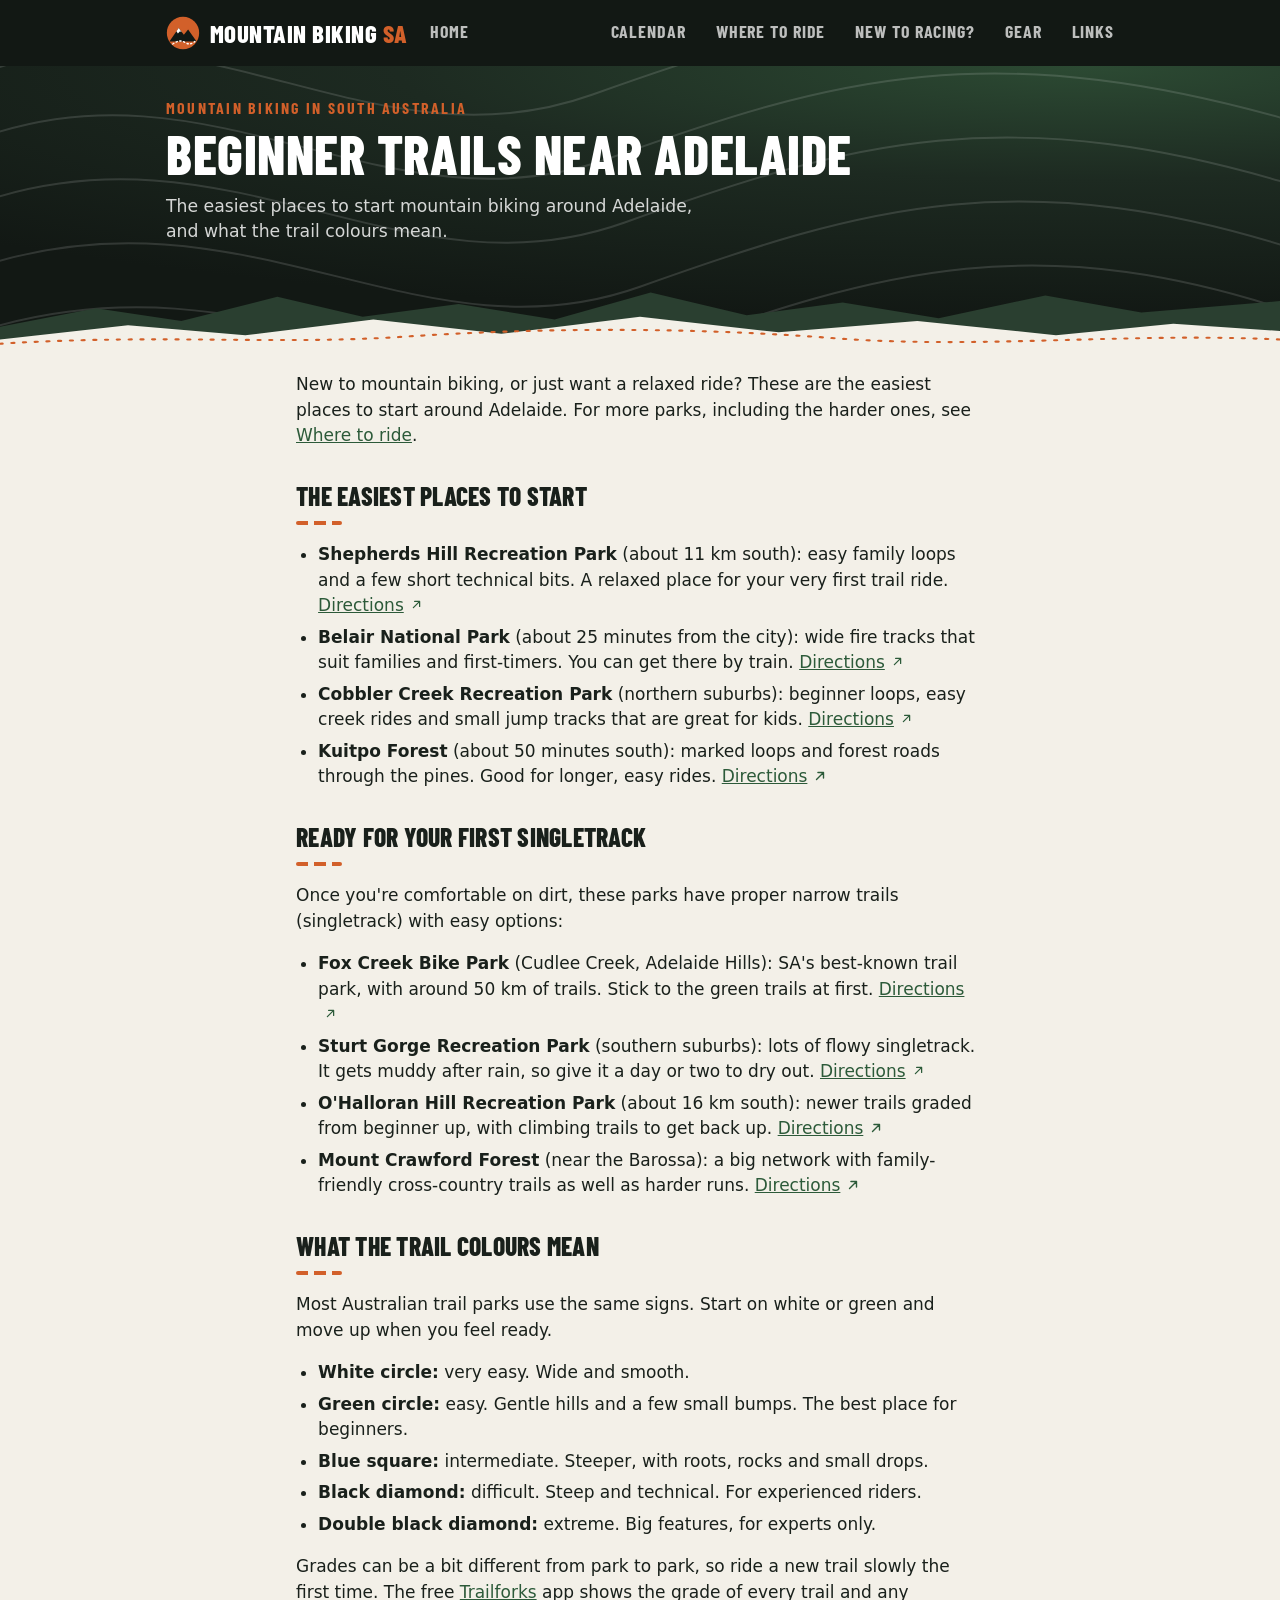
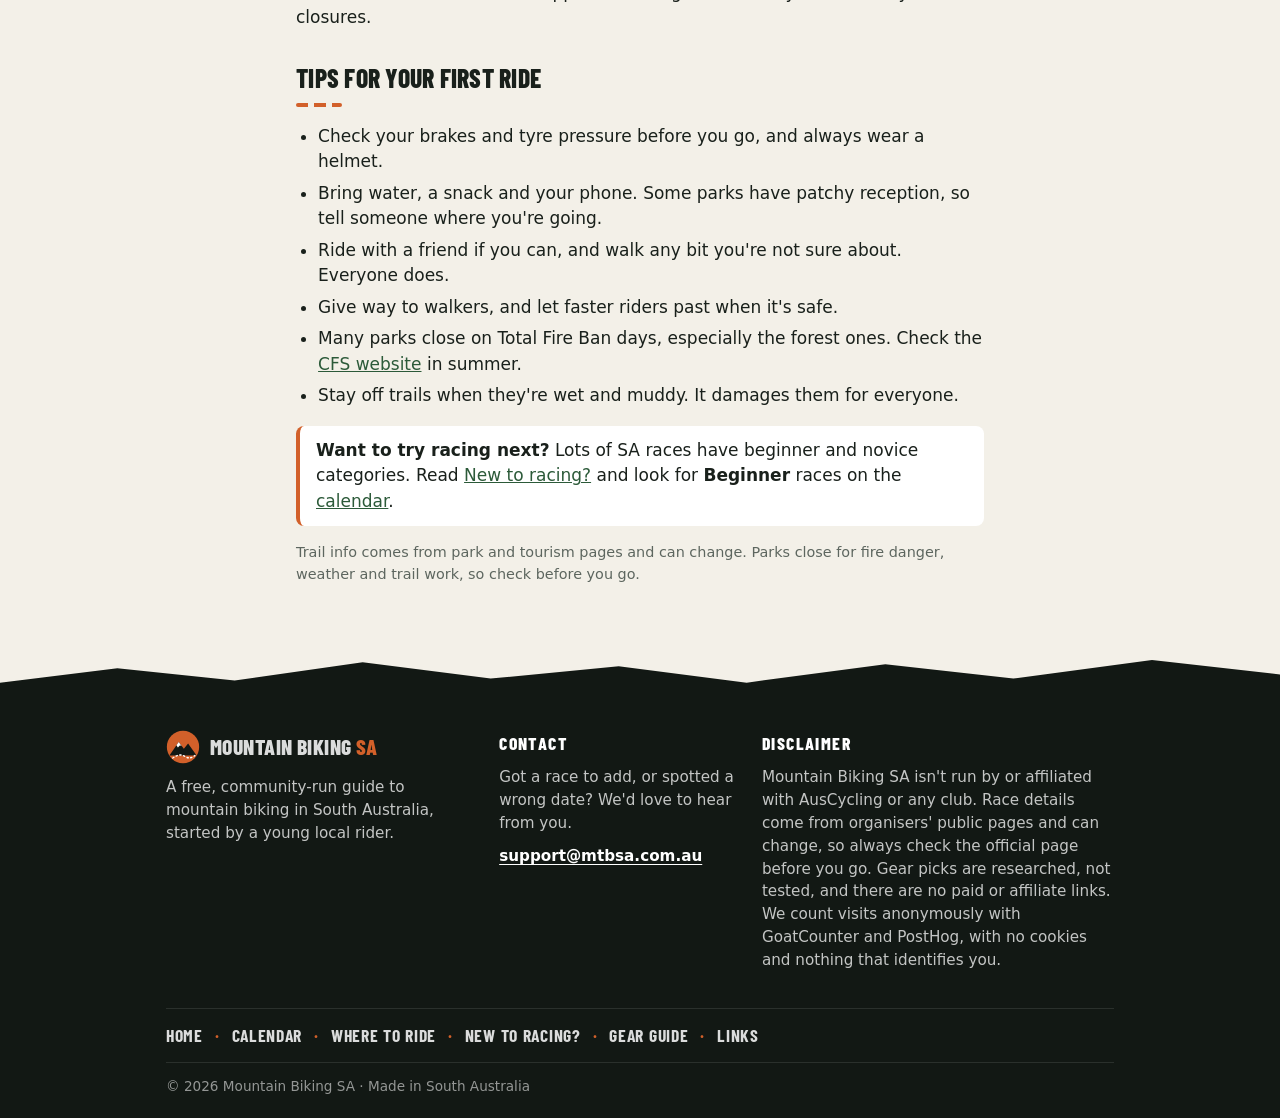
<file: beginner-trails.html>
<!doctype html>
<html lang="en-AU">
<head>
  <meta charset="utf-8">
  <meta name="viewport" content="width=device-width, initial-scale=1">
  <title>Beginner MTB trails near Adelaide · Mountain Biking SA</title>
  <meta name="description" content="The easiest mountain bike trails around Adelaide for beginners, what the trail colours mean, and tips for your first ride.">
  <link rel="canonical" href="https://mtbsa.com.au/beginner-trails">
  <meta property="og:type" content="website">
  <meta property="og:locale" content="en_AU">
  <meta property="og:site_name" content="Mountain Biking SA">
  <meta property="og:title" content="Beginner MTB trails near Adelaide · Mountain Biking SA">
  <meta property="og:description" content="The easiest mountain bike trails around Adelaide for beginners, what the trail colours mean, and tips for your first ride.">
  <meta property="og:url" content="https://mtbsa.com.au/beginner-trails">
  <meta property="og:image" content="https://mtbsa.com.au/og-image.png">
  <meta property="og:image:width" content="1200">
  <meta property="og:image:height" content="630">
  <meta property="og:image:alt" content="Mountain Biking SA: Every SA race. One place.">
  <meta name="twitter:card" content="summary_large_image">
  <link rel="icon" href="favicon.svg" type="image/svg+xml">
  <link rel="icon" href="icons/favicon-32.png" sizes="32x32" type="image/png">
  <link rel="icon" href="icons/favicon-48.png" sizes="48x48" type="image/png">
  <link rel="icon" href="icons/icon-192.png" sizes="192x192" type="image/png">
  <link rel="apple-touch-icon" href="icons/apple-touch-icon.png">
  <link rel="manifest" href="site.webmanifest">
  <meta name="theme-color" content="#121814">
  <link rel="preconnect" href="https://fonts.googleapis.com">
  <link rel="preconnect" href="https://fonts.gstatic.com" crossorigin>
  <link href="https://fonts.googleapis.com/css2?family=Barlow+Condensed:wght@600;700;800&display=swap" rel="stylesheet">
  <link rel="stylesheet" href="style.css">
  <script type="application/ld+json">
  {
    "@context": "https://schema.org",
    "@type": "BreadcrumbList",
    "itemListElement": [
      { "@type": "ListItem", "position": 1, "name": "Mountain Biking SA", "item": "https://mtbsa.com.au/" },
      { "@type": "ListItem", "position": 2, "name": "Beginner trails near Adelaide", "item": "https://mtbsa.com.au/beginner-trails" }
    ]
  }
  </script>
</head>
<body>
  <header class="site-header">
    <div class="wrap bar">
      <div class="bar-left">
        <a class="brand" href="index.html" aria-label="Mountain Biking SA home"><svg viewBox="0 0 40 40" aria-hidden="true"><circle cx="20" cy="20" r="19" fill="#d2602a"/><path d="M4 30 L15 14 L21 22 L26 16 L36 30 Z" fill="#121814"/><path d="M15 14 L18.5 19 L16.5 18 L14 20.5 L12.3 18 Z" fill="#fff"/><path d="M8 33 Q16 27 22 31 T34 30" fill="none" stroke="#fff" stroke-width="1.6" stroke-dasharray="1.5 3" stroke-linecap="round"/></svg><span class="brand-long">Mountain Biking <b>SA</b></span><span class="brand-short">MTB <b>SA</b></span></a>
        <a class="home-link" href="index.html">Home</a>
      </div>
      <button class="menu-btn" type="button" aria-expanded="false" aria-controls="site-nav"><span class="menu-icon" aria-hidden="true"></span>Menu</button>
      <nav id="site-nav" aria-label="Main">
        <a class="nav-home" href="index.html">Home</a>
        <a href="calendar.html">Calendar</a>
        <a href="where-to-ride.html">Where to ride</a>
        <a href="new-to-racing.html">New to racing?</a>
        <a href="gear.html">Gear</a>
        <a href="links.html">Links</a>
      </nav>
    </div>
  </header>

  <main>
    <div class="hero small">
      <svg class="topo" viewBox="0 0 800 400" preserveAspectRatio="xMidYMid slice" aria-hidden="true"><g fill="none" stroke="#fff" stroke-width="1.2"><path d="M-20 80 C120 20 220 140 360 90 S600 10 820 70"/><path d="M-20 120 C120 60 230 180 370 130 S610 50 820 110"/><path d="M-20 160 C130 100 240 220 380 170 S620 90 820 150"/><path d="M-20 200 C140 140 250 260 390 210 S630 130 820 190"/><path d="M-20 240 C150 180 260 300 400 250 S640 170 820 230"/><path d="M-20 280 C160 220 270 340 410 290 S650 210 820 270"/><ellipse cx="640" cy="80" rx="60" ry="26"/><ellipse cx="640" cy="80" rx="34" ry="13"/></g></svg>
      <div class="wrap">
        <p class="kicker">Mountain biking in South Australia</p>
        <h1>Beginner trails near Adelaide</h1>
        <p class="sub">The easiest places to start mountain biking around Adelaide, and what the trail colours mean.</p>
      </div>
      <svg class="ridge" viewBox="0 0 1200 90" preserveAspectRatio="none" aria-hidden="true"><path class="far" d="M0 60 L90 34 L170 52 L260 18 L340 46 L430 28 L520 50 L610 12 L700 44 L790 26 L880 48 L980 16 L1070 40 L1200 24 L1200 90 L0 90 Z"/><path class="near" d="M0 78 L120 58 L230 72 L350 50 L470 70 L600 46 L730 68 L860 52 L990 72 L1100 56 L1200 66 L1200 90 L0 90 Z"/><path class="trail" d="M0 84 C150 70 260 86 380 74 S640 60 780 76 S1050 68 1200 78"/></svg>
    </div>
    <div class="wrap content">

    <p>New to mountain biking, or just want a relaxed ride? These are the easiest places to start around Adelaide. For more parks, including the harder ones, see <a href="where-to-ride.html">Where to ride</a>.</p>

    <h2>The easiest places to start</h2>
    <ul>
      <li><strong>Shepherds Hill Recreation Park</strong> (about 11 km south): easy family loops and a few short technical bits. A relaxed place for your very first trail ride. <a href="https://www.google.com/maps/search/?api=1&query=Shepherds+Hill+Recreation+Park" target="_blank" rel="noopener">Directions<span class="ic ic-ext" aria-hidden="true"></span></a></li>
      <li><strong>Belair National Park</strong> (about 25 minutes from the city): wide fire tracks that suit families and first-timers. You can get there by train. <a href="https://www.google.com/maps/search/?api=1&query=Belair+National+Park" target="_blank" rel="noopener">Directions<span class="ic ic-ext" aria-hidden="true"></span></a></li>
      <li><strong>Cobbler Creek Recreation Park</strong> (northern suburbs): beginner loops, easy creek rides and small jump tracks that are great for kids. <a href="https://www.google.com/maps/search/?api=1&query=Cobbler+Creek+Recreation+Park" target="_blank" rel="noopener">Directions<span class="ic ic-ext" aria-hidden="true"></span></a></li>
      <li><strong>Kuitpo Forest</strong> (about 50 minutes south): marked loops and forest roads through the pines. Good for longer, easy rides. <a href="https://www.google.com/maps/search/?api=1&query=Kuitpo+Forest" target="_blank" rel="noopener">Directions<span class="ic ic-ext" aria-hidden="true"></span></a></li>
    </ul>

    <h2>Ready for your first singletrack</h2>
    <p>Once you're comfortable on dirt, these parks have proper narrow trails (singletrack) with easy options:</p>
    <ul>
      <li><strong>Fox Creek Bike Park</strong> (Cudlee Creek, Adelaide Hills): SA's best-known trail park, with around 50 km of trails. Stick to the green trails at first. <a href="https://www.google.com/maps/search/?api=1&query=Fox+Creek+Bike+Park+Cudlee+Creek" target="_blank" rel="noopener">Directions<span class="ic ic-ext" aria-hidden="true"></span></a></li>
      <li><strong>Sturt Gorge Recreation Park</strong> (southern suburbs): lots of flowy singletrack. It gets muddy after rain, so give it a day or two to dry out. <a href="https://www.google.com/maps/search/?api=1&query=Sturt+Gorge+Recreation+Park" target="_blank" rel="noopener">Directions<span class="ic ic-ext" aria-hidden="true"></span></a></li>
      <li><strong>O'Halloran Hill Recreation Park</strong> (about 16 km south): newer trails graded from beginner up, with climbing trails to get back up. <a href="https://www.google.com/maps/search/?api=1&query=O'Halloran+Hill+Recreation+Park" target="_blank" rel="noopener">Directions<span class="ic ic-ext" aria-hidden="true"></span></a></li>
      <li><strong>Mount Crawford Forest</strong> (near the Barossa): a big network with family-friendly cross-country trails as well as harder runs. <a href="https://www.google.com/maps/search/?api=1&query=Mount+Crawford+Forest" target="_blank" rel="noopener">Directions<span class="ic ic-ext" aria-hidden="true"></span></a></li>
    </ul>

    <h2>What the trail colours mean</h2>
    <p>Most Australian trail parks use the same signs. Start on white or green and move up when you feel ready.</p>
    <ul>
      <li><strong>White circle:</strong> very easy. Wide and smooth.</li>
      <li><strong>Green circle:</strong> easy. Gentle hills and a few small bumps. The best place for beginners.</li>
      <li><strong>Blue square:</strong> intermediate. Steeper, with roots, rocks and small drops.</li>
      <li><strong>Black diamond:</strong> difficult. Steep and technical. For experienced riders.</li>
      <li><strong>Double black diamond:</strong> extreme. Big features, for experts only.</li>
    </ul>
    <p>Grades can be a bit different from park to park, so ride a new trail slowly the first time. The free <a href="https://www.trailforks.com/region/south-australia/" target="_blank" rel="noopener">Trailforks</a> app shows the grade of every trail and any closures.</p>

    <h2>Tips for your first ride</h2>
    <ul>
      <li>Check your brakes and tyre pressure before you go, and always wear a helmet.</li>
      <li>Bring water, a snack and your phone. Some parks have patchy reception, so tell someone where you're going.</li>
      <li>Ride with a friend if you can, and walk any bit you're not sure about. Everyone does.</li>
      <li>Give way to walkers, and let faster riders past when it's safe.</li>
      <li>Many parks close on Total Fire Ban days, especially the forest ones. Check the <a href="https://www.cfs.sa.gov.au/" target="_blank" rel="noopener">CFS website</a> in summer.</li>
      <li>Stay off trails when they're wet and muddy. It damages them for everyone.</li>
    </ul>

    <div class="callout">
      <strong>Want to try racing next?</strong> Lots of SA races have beginner and novice categories. Read <a href="new-to-racing.html">New to racing?</a> and look for <strong>Beginner</strong> races on the <a href="calendar.html">calendar</a>.
    </div>

    <p class="muted small">Trail info comes from park and tourism pages and can change. Parks close for fire danger, weather and trail work, so check before you go.</p>
    </div>
  </main>

  <footer class="site-footer">
    <div class="wrap foot-grid">
      <div class="foot-about">
        <a class="brand" href="index.html"><svg viewBox="0 0 40 40" aria-hidden="true"><circle cx="20" cy="20" r="19" fill="#d2602a"/><path d="M4 30 L15 14 L21 22 L26 16 L36 30 Z" fill="#121814"/><path d="M15 14 L18.5 19 L16.5 18 L14 20.5 L12.3 18 Z" fill="#fff"/><path d="M8 33 Q16 27 22 31 T34 30" fill="none" stroke="#fff" stroke-width="1.6" stroke-dasharray="1.5 3" stroke-linecap="round"/></svg><span>Mountain Biking <b>SA</b></span></a>
        <p>A free, community-run guide to mountain biking in South Australia, started by a young local rider.</p>
      </div>
      <div>
        <h2>Contact</h2>
        <p>Got a race to add, or spotted a wrong date? We'd love to hear from you.</p>
        <p><a class="contact-email" href="mailto:support@mtbsa.com.au">support@mtbsa.com.au</a></p>
      </div>
      <div class="foot-legal">
        <h2>Disclaimer</h2>
        <p>Mountain Biking SA isn't run by or affiliated with AusCycling or any club. Race details come from organisers' public pages and can change, so always check the official page before you go. Gear picks are researched, not tested, and there are no paid or affiliate links. We count visits anonymously with GoatCounter and PostHog, with no cookies and nothing that identifies you.</p>
      </div>
    </div>
    <nav class="wrap foot-links" aria-label="Footer">
      <a href="index.html">Home</a><span aria-hidden="true">·</span><a href="calendar.html">Calendar</a><span aria-hidden="true">·</span><a href="where-to-ride.html">Where to ride</a><span class="fl-cut" aria-hidden="true">·</span><a href="new-to-racing.html">New to racing?</a><span aria-hidden="true">·</span><a href="gear.html">Gear guide</a><span aria-hidden="true">·</span><a href="links.html">Links</a>
    </nav>
    <div class="wrap foot-bottom">© 2026 Mountain Biking SA · Made in South Australia</div>
  </footer>
  <script src="nav.js"></script>
  <script data-goatcounter="https://mtbsa.goatcounter.com/count" async src="https://gc.zgo.at/count.js"></script>
  <script src="analytics.js"></script>
</body>
</html>
</file>
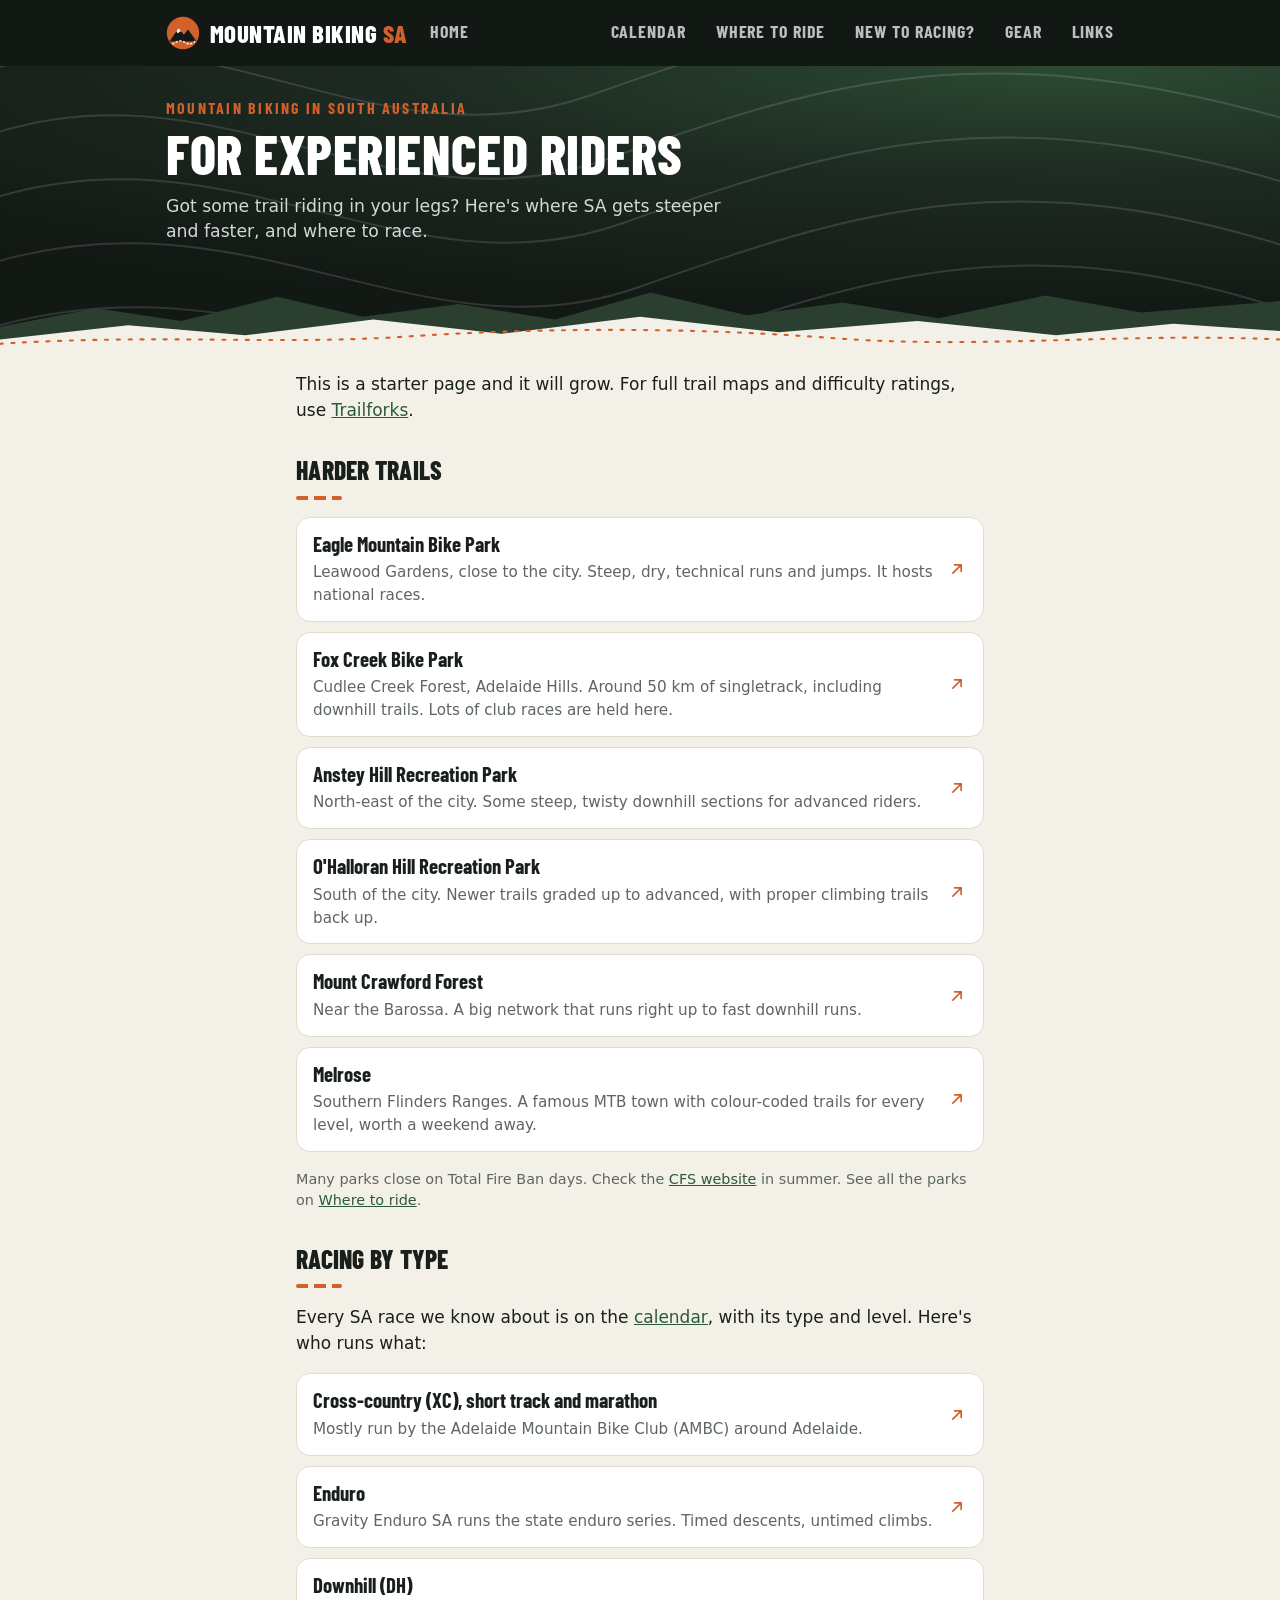
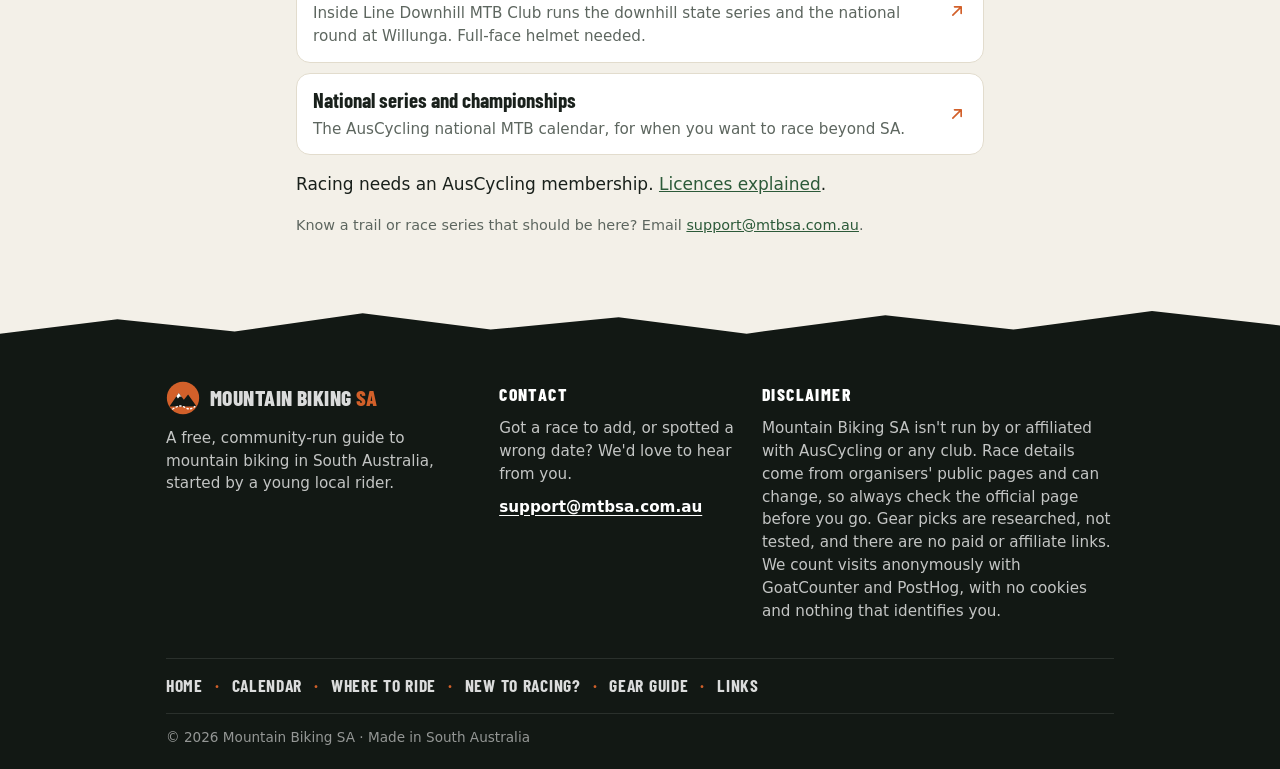
<file: experienced-riders.html>
<!doctype html>
<html lang="en-AU">
<head>
  <meta charset="utf-8">
  <meta name="viewport" content="width=device-width, initial-scale=1">
  <title>Harder trails and racing for experienced riders · Mountain Biking SA</title>
  <meta name="description" content="For experienced South Australian mountain bikers: the steeper, more technical SA trail parks, plus where to find cross-country, enduro and downhill races.">
  <link rel="canonical" href="https://mtbsa.com.au/experienced-riders">
  <meta property="og:type" content="website">
  <meta property="og:locale" content="en_AU">
  <meta property="og:site_name" content="Mountain Biking SA">
  <meta property="og:title" content="For experienced riders · Mountain Biking SA">
  <meta property="og:description" content="Harder SA trails and where to find XC, enduro and downhill races.">
  <meta property="og:url" content="https://mtbsa.com.au/experienced-riders">
  <meta property="og:image" content="https://mtbsa.com.au/og-image.png">
  <meta property="og:image:width" content="1200">
  <meta property="og:image:height" content="630">
  <meta property="og:image:alt" content="Mountain Biking SA: Every SA race. One place.">
  <meta name="twitter:card" content="summary_large_image">
  <link rel="icon" href="favicon.svg" type="image/svg+xml">
  <link rel="icon" href="icons/favicon-32.png" sizes="32x32" type="image/png">
  <link rel="icon" href="icons/favicon-48.png" sizes="48x48" type="image/png">
  <link rel="icon" href="icons/icon-192.png" sizes="192x192" type="image/png">
  <link rel="apple-touch-icon" href="icons/apple-touch-icon.png">
  <link rel="manifest" href="site.webmanifest">
  <meta name="theme-color" content="#121814">
  <link rel="preconnect" href="https://fonts.googleapis.com">
  <link rel="preconnect" href="https://fonts.gstatic.com" crossorigin>
  <link href="https://fonts.googleapis.com/css2?family=Barlow+Condensed:wght@600;700;800&display=swap" rel="stylesheet">
  <link rel="stylesheet" href="style.css">
  <script type="application/ld+json">
  {
    "@context": "https://schema.org",
    "@type": "BreadcrumbList",
    "itemListElement": [
      { "@type": "ListItem", "position": 1, "name": "Mountain Biking SA", "item": "https://mtbsa.com.au/" },
      { "@type": "ListItem", "position": 2, "name": "For experienced riders", "item": "https://mtbsa.com.au/experienced-riders" }
    ]
  }
  </script>
</head>
<body>
  <header class="site-header">
    <div class="wrap bar">
      <div class="bar-left">
        <a class="brand" href="index.html" aria-label="Mountain Biking SA home"><svg viewBox="0 0 40 40" aria-hidden="true"><circle cx="20" cy="20" r="19" fill="#d2602a"/><path d="M4 30 L15 14 L21 22 L26 16 L36 30 Z" fill="#121814"/><path d="M15 14 L18.5 19 L16.5 18 L14 20.5 L12.3 18 Z" fill="#fff"/><path d="M8 33 Q16 27 22 31 T34 30" fill="none" stroke="#fff" stroke-width="1.6" stroke-dasharray="1.5 3" stroke-linecap="round"/></svg><span class="brand-long">Mountain Biking <b>SA</b></span><span class="brand-short">MTB <b>SA</b></span></a>
        <a class="home-link" href="index.html">Home</a>
      </div>
      <button class="menu-btn" type="button" aria-expanded="false" aria-controls="site-nav"><span class="menu-icon" aria-hidden="true"></span>Menu</button>
      <nav id="site-nav" aria-label="Main">
        <a class="nav-home" href="index.html">Home</a>
        <a href="calendar.html">Calendar</a>
        <a href="where-to-ride.html">Where to ride</a>
        <a href="new-to-racing.html">New to racing?</a>
        <a href="gear.html">Gear</a>
        <a href="links.html">Links</a>
      </nav>
    </div>
  </header>

  <main>
    <div class="hero small">
      <svg class="topo" viewBox="0 0 800 400" preserveAspectRatio="xMidYMid slice" aria-hidden="true"><g fill="none" stroke="#fff" stroke-width="1.2"><path d="M-20 80 C120 20 220 140 360 90 S600 10 820 70"/><path d="M-20 120 C120 60 230 180 370 130 S610 50 820 110"/><path d="M-20 160 C130 100 240 220 380 170 S620 90 820 150"/><path d="M-20 200 C140 140 250 260 390 210 S630 130 820 190"/><path d="M-20 240 C150 180 260 300 400 250 S640 170 820 230"/><path d="M-20 280 C160 220 270 340 410 290 S650 210 820 270"/><ellipse cx="640" cy="80" rx="60" ry="26"/><ellipse cx="640" cy="80" rx="34" ry="13"/></g></svg>
      <div class="wrap">
        <p class="kicker">Mountain biking in South Australia</p>
        <h1>For experienced riders</h1>
        <p class="sub">Got some trail riding in your legs? Here's where SA gets steeper and faster, and where to race.</p>
      </div>
      <svg class="ridge" viewBox="0 0 1200 90" preserveAspectRatio="none" aria-hidden="true"><path class="far" d="M0 60 L90 34 L170 52 L260 18 L340 46 L430 28 L520 50 L610 12 L700 44 L790 26 L880 48 L980 16 L1070 40 L1200 24 L1200 90 L0 90 Z"/><path class="near" d="M0 78 L120 58 L230 72 L350 50 L470 70 L600 46 L730 68 L860 52 L990 72 L1100 56 L1200 66 L1200 90 L0 90 Z"/><path class="trail" d="M0 84 C150 70 260 86 380 74 S640 60 780 76 S1050 68 1200 78"/></svg>
    </div>
    <div class="wrap content">

    <p>This is a starter page and it will grow. For full trail maps and difficulty ratings, use <a href="https://www.trailforks.com/region/south-australia/" target="_blank" rel="noopener">Trailforks</a>.</p>

    <h2>Harder trails</h2>
    <ul class="link-list">
      <li><a href="https://www.google.com/maps/search/?api=1&amp;query=Eagle+Mountain+Bike+Park+Leawood+Gardens" target="_blank" rel="noopener">Eagle Mountain Bike Park</a><span>Leawood Gardens, close to the city. Steep, dry, technical runs and jumps. It hosts national races.</span></li>
      <li><a href="https://www.google.com/maps/search/?api=1&amp;query=Fox+Creek+Bike+Park+Cudlee+Creek" target="_blank" rel="noopener">Fox Creek Bike Park</a><span>Cudlee Creek Forest, Adelaide Hills. Around 50 km of singletrack, including downhill trails. Lots of club races are held here.</span></li>
      <li><a href="https://www.google.com/maps/search/?api=1&amp;query=Anstey+Hill+Recreation+Park" target="_blank" rel="noopener">Anstey Hill Recreation Park</a><span>North-east of the city. Some steep, twisty downhill sections for advanced riders.</span></li>
      <li><a href="https://www.google.com/maps/search/?api=1&amp;query=O'Halloran+Hill+Recreation+Park" target="_blank" rel="noopener">O'Halloran Hill Recreation Park</a><span>South of the city. Newer trails graded up to advanced, with proper climbing trails back up.</span></li>
      <li><a href="https://www.google.com/maps/search/?api=1&amp;query=Mount+Crawford+Forest" target="_blank" rel="noopener">Mount Crawford Forest</a><span>Near the Barossa. A big network that runs right up to fast downhill runs.</span></li>
      <li><a href="https://www.google.com/maps/search/?api=1&amp;query=Melrose+South+Australia" target="_blank" rel="noopener">Melrose</a><span>Southern Flinders Ranges. A famous MTB town with colour-coded trails for every level, worth a weekend away.</span></li>
    </ul>
    <p class="muted small">Many parks close on Total Fire Ban days. Check the <a href="https://www.cfs.sa.gov.au/" target="_blank" rel="noopener">CFS website</a> in summer. See all the parks on <a href="where-to-ride.html">Where to ride</a>.</p>

    <h2>Racing by type</h2>
    <p>Every SA race we know about is on the <a href="calendar.html">calendar</a>, with its type and level. Here's who runs what:</p>
    <ul class="link-list">
      <li><a href="https://entryboss.cc/calendar/ambc" target="_blank" rel="noopener">Cross-country (XC), short track and marathon</a><span>Mostly run by the Adelaide Mountain Bike Club (AMBC) around Adelaide.</span></li>
      <li><a href="https://entryboss.cc/calendar/gesa" target="_blank" rel="noopener">Enduro</a><span>Gravity Enduro SA runs the state enduro series. Timed descents, untimed climbs.</span></li>
      <li><a href="https://entryboss.cc/calendar/insideline" target="_blank" rel="noopener">Downhill (DH)</a><span>Inside Line Downhill MTB Club runs the downhill state series and the national round at Willunga. Full-face helmet needed.</span></li>
      <li><a href="https://auscycling.org.au/event-hub/event-calendar-2026-2027/mtb-26-27" target="_blank" rel="noopener">National series and championships</a><span>The AusCycling national MTB calendar, for when you want to race beyond SA.</span></li>
    </ul>
    <p>Racing needs an AusCycling membership. <a href="new-to-racing.html#licence">Licences explained</a>.</p>

    <p class="muted small">Know a trail or race series that should be here? Email <a href="mailto:support@mtbsa.com.au">support@mtbsa.com.au</a>.</p>
    </div>
  </main>

  <footer class="site-footer">
    <div class="wrap foot-grid">
      <div class="foot-about">
        <a class="brand" href="index.html"><svg viewBox="0 0 40 40" aria-hidden="true"><circle cx="20" cy="20" r="19" fill="#d2602a"/><path d="M4 30 L15 14 L21 22 L26 16 L36 30 Z" fill="#121814"/><path d="M15 14 L18.5 19 L16.5 18 L14 20.5 L12.3 18 Z" fill="#fff"/><path d="M8 33 Q16 27 22 31 T34 30" fill="none" stroke="#fff" stroke-width="1.6" stroke-dasharray="1.5 3" stroke-linecap="round"/></svg><span>Mountain Biking <b>SA</b></span></a>
        <p>A free, community-run guide to mountain biking in South Australia, started by a young local rider.</p>
      </div>
      <div>
        <h2>Contact</h2>
        <p>Got a race to add, or spotted a wrong date? We'd love to hear from you.</p>
        <p><a class="contact-email" href="mailto:support@mtbsa.com.au">support@mtbsa.com.au</a></p>
      </div>
      <div class="foot-legal">
        <h2>Disclaimer</h2>
        <p>Mountain Biking SA isn't run by or affiliated with AusCycling or any club. Race details come from organisers' public pages and can change, so always check the official page before you go. Gear picks are researched, not tested, and there are no paid or affiliate links. We count visits anonymously with GoatCounter and PostHog, with no cookies and nothing that identifies you.</p>
      </div>
    </div>
    <nav class="wrap foot-links" aria-label="Footer">
      <a href="index.html">Home</a><span aria-hidden="true">·</span><a href="calendar.html">Calendar</a><span aria-hidden="true">·</span><a href="where-to-ride.html">Where to ride</a><span class="fl-cut" aria-hidden="true">·</span><a href="new-to-racing.html">New to racing?</a><span aria-hidden="true">·</span><a href="gear.html">Gear guide</a><span aria-hidden="true">·</span><a href="links.html">Links</a>
    </nav>
    <div class="wrap foot-bottom">© 2026 Mountain Biking SA · Made in South Australia</div>
  </footer>
  <script src="nav.js"></script>
  <script data-goatcounter="https://mtbsa.goatcounter.com/count" async src="https://gc.zgo.at/count.js"></script>
  <script src="analytics.js"></script>
</body>
</html>
</file>
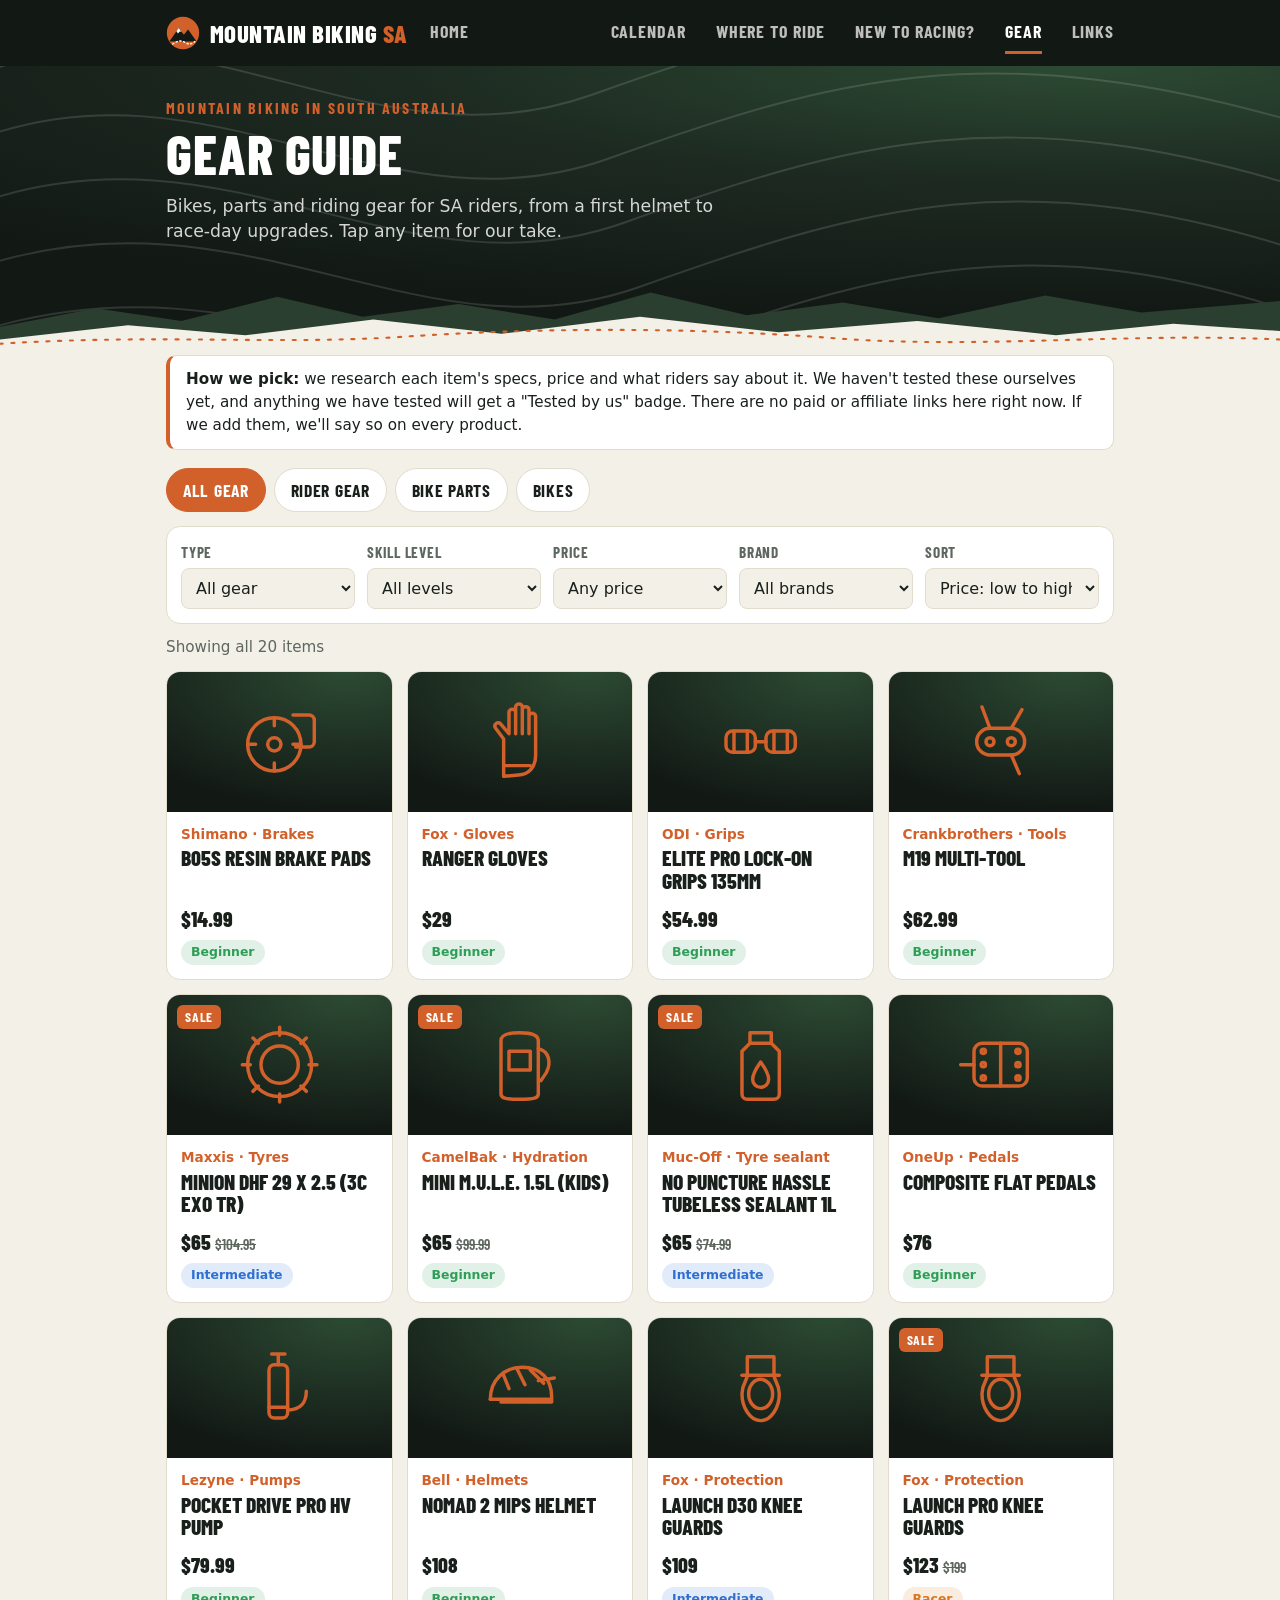
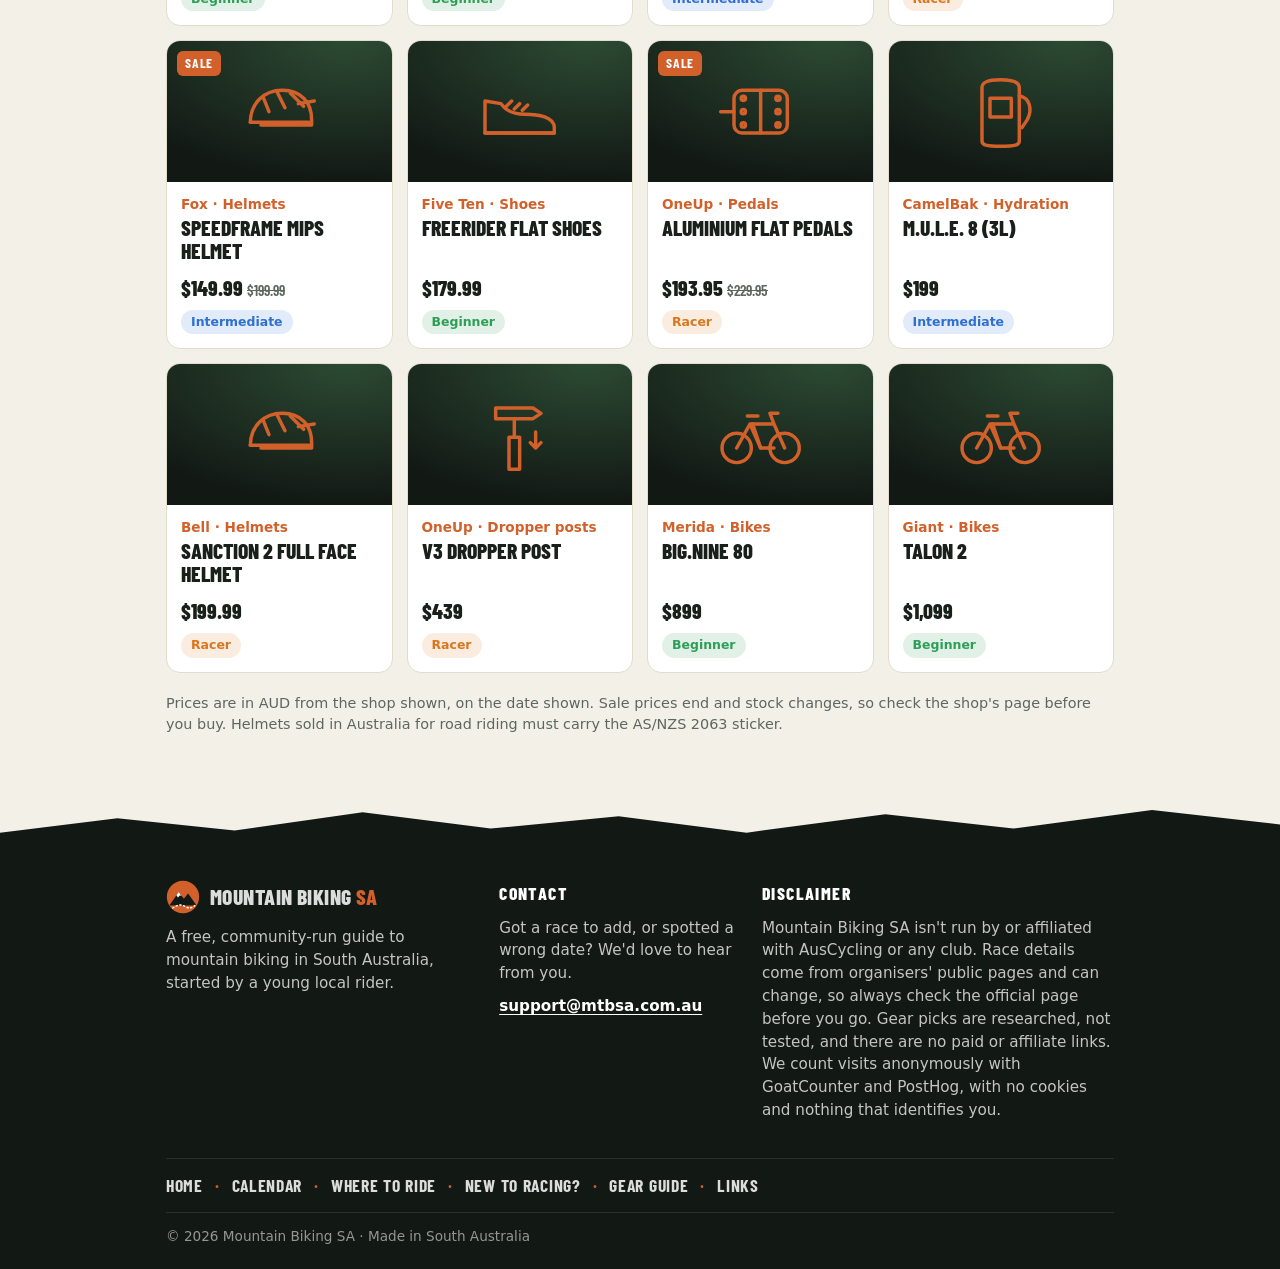
<file: gear.html>
<!doctype html>
<html lang="en-AU">
<head>
  <meta charset="utf-8">
  <meta name="viewport" content="width=device-width, initial-scale=1">
  <title>MTB gear guide for SA riders · Mountain Biking SA</title>
  <meta name="description" content="Researched mountain bike gear picks for South Australian riders, filterable by price, skill level, brand and type.">
  <link rel="canonical" href="https://mtbsa.com.au/gear">
  <meta property="og:type" content="website">
  <meta property="og:locale" content="en_AU">
  <meta property="og:site_name" content="Mountain Biking SA">
  <meta property="og:title" content="Gear guide · Mountain Biking SA">
  <meta property="og:description" content="MTB gear picks for SA riders, filterable by price, skill level, brand and type.">
  <meta property="og:url" content="https://mtbsa.com.au/gear">
  <meta property="og:image" content="https://mtbsa.com.au/og-image.png">
  <meta property="og:image:width" content="1200">
  <meta property="og:image:height" content="630">
  <meta property="og:image:alt" content="Mountain Biking SA: Every SA race. One place.">
  <meta name="twitter:card" content="summary_large_image">
  <link rel="icon" href="favicon.svg" type="image/svg+xml">
  <link rel="icon" href="icons/favicon-32.png" sizes="32x32" type="image/png">
  <link rel="icon" href="icons/favicon-48.png" sizes="48x48" type="image/png">
  <link rel="icon" href="icons/icon-192.png" sizes="192x192" type="image/png">
  <link rel="apple-touch-icon" href="icons/apple-touch-icon.png">
  <link rel="manifest" href="site.webmanifest">
  <meta name="theme-color" content="#121814">
  <link rel="preconnect" href="https://fonts.googleapis.com">
  <link rel="preconnect" href="https://fonts.gstatic.com" crossorigin>
  <link href="https://fonts.googleapis.com/css2?family=Barlow+Condensed:wght@600;700;800&display=swap" rel="stylesheet">
  <link rel="stylesheet" href="style.css">
  <script type="application/ld+json">
  {
    "@context": "https://schema.org",
    "@type": "BreadcrumbList",
    "itemListElement": [
      { "@type": "ListItem", "position": 1, "name": "Mountain Biking SA", "item": "https://mtbsa.com.au/" },
      { "@type": "ListItem", "position": 2, "name": "Gear guide", "item": "https://mtbsa.com.au/gear" }
    ]
  }
  </script>
</head>
<body>
  <header class="site-header">
    <div class="wrap bar">
      <div class="bar-left">
        <a class="brand" href="index.html" aria-label="Mountain Biking SA home"><svg viewBox="0 0 40 40" aria-hidden="true"><circle cx="20" cy="20" r="19" fill="#d2602a"/><path d="M4 30 L15 14 L21 22 L26 16 L36 30 Z" fill="#121814"/><path d="M15 14 L18.5 19 L16.5 18 L14 20.5 L12.3 18 Z" fill="#fff"/><path d="M8 33 Q16 27 22 31 T34 30" fill="none" stroke="#fff" stroke-width="1.6" stroke-dasharray="1.5 3" stroke-linecap="round"/></svg><span class="brand-long">Mountain Biking <b>SA</b></span><span class="brand-short">MTB <b>SA</b></span></a>
        <a class="home-link" href="index.html">Home</a>
      </div>
      <button class="menu-btn" type="button" aria-expanded="false" aria-controls="site-nav"><span class="menu-icon" aria-hidden="true"></span>Menu</button>
      <nav id="site-nav" aria-label="Main">
        <a class="nav-home" href="index.html">Home</a>
        <a href="calendar.html">Calendar</a>
        <a href="where-to-ride.html">Where to ride</a>
        <a href="new-to-racing.html">New to racing?</a>
        <a href="gear.html" aria-current="page">Gear</a>
        <a href="links.html">Links</a>
      </nav>
    </div>
  </header>

  <main>
    <div class="hero small">
      <svg class="topo" viewBox="0 0 800 400" preserveAspectRatio="xMidYMid slice" aria-hidden="true"><g fill="none" stroke="#fff" stroke-width="1.2"><path d="M-20 80 C120 20 220 140 360 90 S600 10 820 70"/><path d="M-20 120 C120 60 230 180 370 130 S610 50 820 110"/><path d="M-20 160 C130 100 240 220 380 170 S620 90 820 150"/><path d="M-20 200 C140 140 250 260 390 210 S630 130 820 190"/><path d="M-20 240 C150 180 260 300 400 250 S640 170 820 230"/><path d="M-20 280 C160 220 270 340 410 290 S650 210 820 270"/><ellipse cx="640" cy="80" rx="60" ry="26"/><ellipse cx="640" cy="80" rx="34" ry="13"/></g></svg>
      <div class="wrap">
        <p class="kicker">Mountain biking in South Australia</p>
        <h1>Gear guide</h1>
        <p class="sub">Bikes, parts and riding gear for SA riders, from a first helmet to race-day upgrades. Tap any item for our take.</p>
      </div>
      <svg class="ridge" viewBox="0 0 1200 90" preserveAspectRatio="none" aria-hidden="true"><path class="far" d="M0 60 L90 34 L170 52 L260 18 L340 46 L430 28 L520 50 L610 12 L700 44 L790 26 L880 48 L980 16 L1070 40 L1200 24 L1200 90 L0 90 Z"/><path class="near" d="M0 78 L120 58 L230 72 L350 50 L470 70 L600 46 L730 68 L860 52 L990 72 L1100 56 L1200 66 L1200 90 L0 90 Z"/><path class="trail" d="M0 84 C150 70 260 86 380 74 S640 60 780 76 S1050 68 1200 78"/></svg>
    </div>
    <div class="wrap gear-page">
      <div class="notice">
        <strong>How we pick:</strong> we research each item's specs, price and what riders say about it. We haven't tested these ourselves yet, and anything we have tested will get a "Tested by us" badge. There are no paid or affiliate links here right now. If we add them, we'll say so on every product.
      </div>

      <div class="g-tabs" id="g-tabs" role="group" aria-label="Show"></div>

      <details class="filter-box" id="g-filterbox" open>
      <summary>Filter and sort</summary>
      <div class="gear-filters" role="group" aria-label="Filter gear">
        <label>Type<select id="g-cat"><option value="">All gear</option></select></label>
        <label>Skill level<select id="g-skill"><option value="">All levels</option></select></label>
        <label>Price<select id="g-price">
          <option value="">Any price</option>
          <option value="0-50">Under $50</option>
          <option value="50-100">$50 to $100</option>
          <option value="100-200">$100 to $200</option>
          <option value="200-500">$200 to $500</option>
          <option value="500-1000">$500 to $1,000</option>
          <option value="1000-999999">$1,000 and up</option>
        </select></label>
        <label>Brand<select id="g-brand"><option value="">All brands</option></select></label>
        <label>Sort<select id="g-sort">
          <option value="price-asc">Price: low to high</option>
          <option value="price-desc">Price: high to low</option>
          <option value="name">Name</option>
        </select></label>
      </div>
      </details>
      <p class="gear-count" id="g-count" aria-live="polite"></p>

      <div class="gear-grid" id="g-grid"></div>

      <dialog class="gear-dialog" id="g-dialog" aria-labelledby="gd-name">
        <div class="gd-inner" id="g-detail"></div>
      </dialog>

      <p class="muted small">Prices are in AUD from the shop shown, on the date shown. Sale prices end and stock changes, so check the shop's page before you buy. Helmets sold in Australia for road riding must carry the AS/NZS 2063 sticker.</p>
    </div>
  </main>

  <footer class="site-footer">
    <div class="wrap foot-grid">
      <div class="foot-about">
        <a class="brand" href="index.html"><svg viewBox="0 0 40 40" aria-hidden="true"><circle cx="20" cy="20" r="19" fill="#d2602a"/><path d="M4 30 L15 14 L21 22 L26 16 L36 30 Z" fill="#121814"/><path d="M15 14 L18.5 19 L16.5 18 L14 20.5 L12.3 18 Z" fill="#fff"/><path d="M8 33 Q16 27 22 31 T34 30" fill="none" stroke="#fff" stroke-width="1.6" stroke-dasharray="1.5 3" stroke-linecap="round"/></svg><span>Mountain Biking <b>SA</b></span></a>
        <p>A free, community-run guide to mountain biking in South Australia, started by a young local rider.</p>
      </div>
      <div>
        <h2>Contact</h2>
        <p>Got a race to add, or spotted a wrong date? We'd love to hear from you.</p>
        <p><a class="contact-email" href="mailto:support@mtbsa.com.au">support@mtbsa.com.au</a></p>
      </div>
      <div class="foot-legal">
        <h2>Disclaimer</h2>
        <p>Mountain Biking SA isn't run by or affiliated with AusCycling or any club. Race details come from organisers' public pages and can change, so always check the official page before you go. Gear picks are researched, not tested, and there are no paid or affiliate links. We count visits anonymously with GoatCounter and PostHog, with no cookies and nothing that identifies you.</p>
      </div>
    </div>
    <nav class="wrap foot-links" aria-label="Footer">
      <a href="index.html">Home</a><span aria-hidden="true">·</span><a href="calendar.html">Calendar</a><span aria-hidden="true">·</span><a href="where-to-ride.html">Where to ride</a><span class="fl-cut" aria-hidden="true">·</span><a href="new-to-racing.html">New to racing?</a><span aria-hidden="true">·</span><a href="gear.html">Gear guide</a><span aria-hidden="true">·</span><a href="links.html">Links</a>
    </nav>
    <div class="wrap foot-bottom">© 2026 Mountain Biking SA · Made in South Australia</div>
  </footer>
  <script src="gear.js"></script>
  <script src="nav.js"></script>
  <script data-goatcounter="https://mtbsa.goatcounter.com/count" async src="https://gc.zgo.at/count.js"></script>
  <script src="analytics.js"></script>
</body>
</html>
</file>
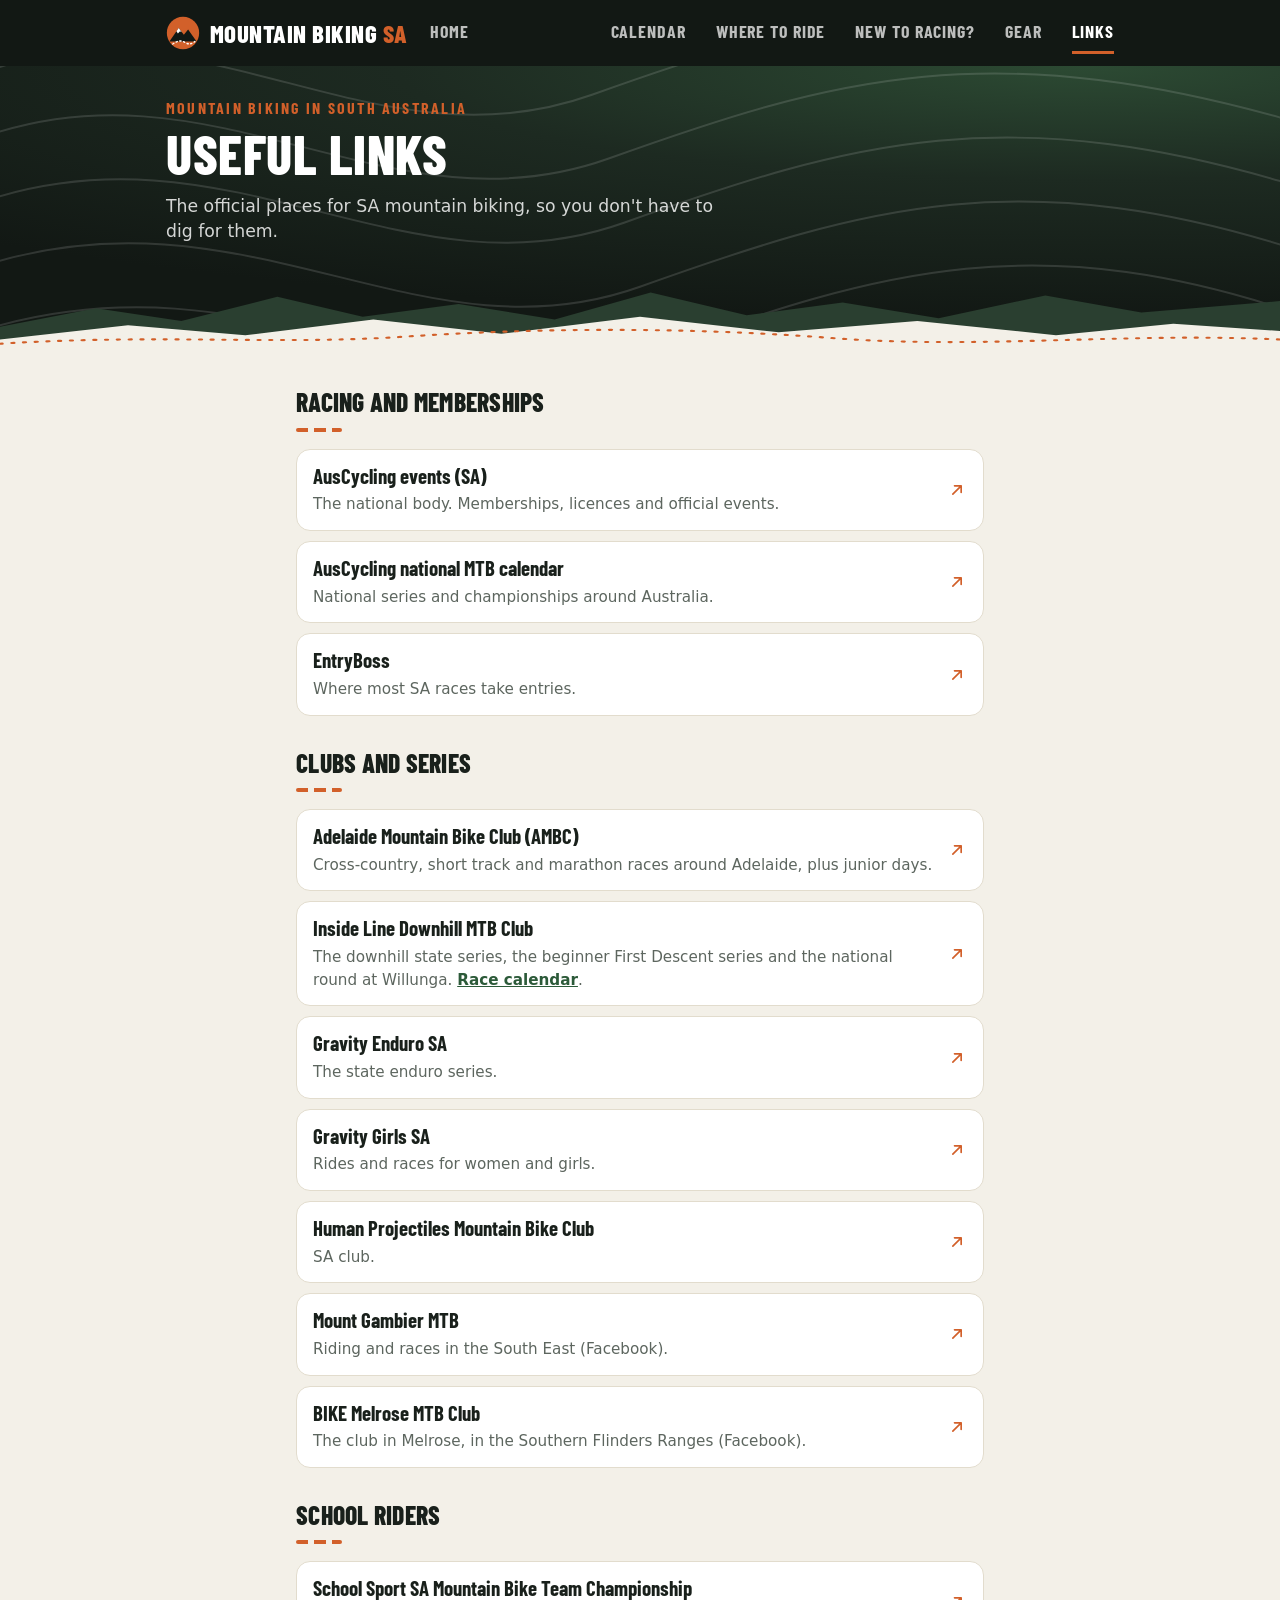
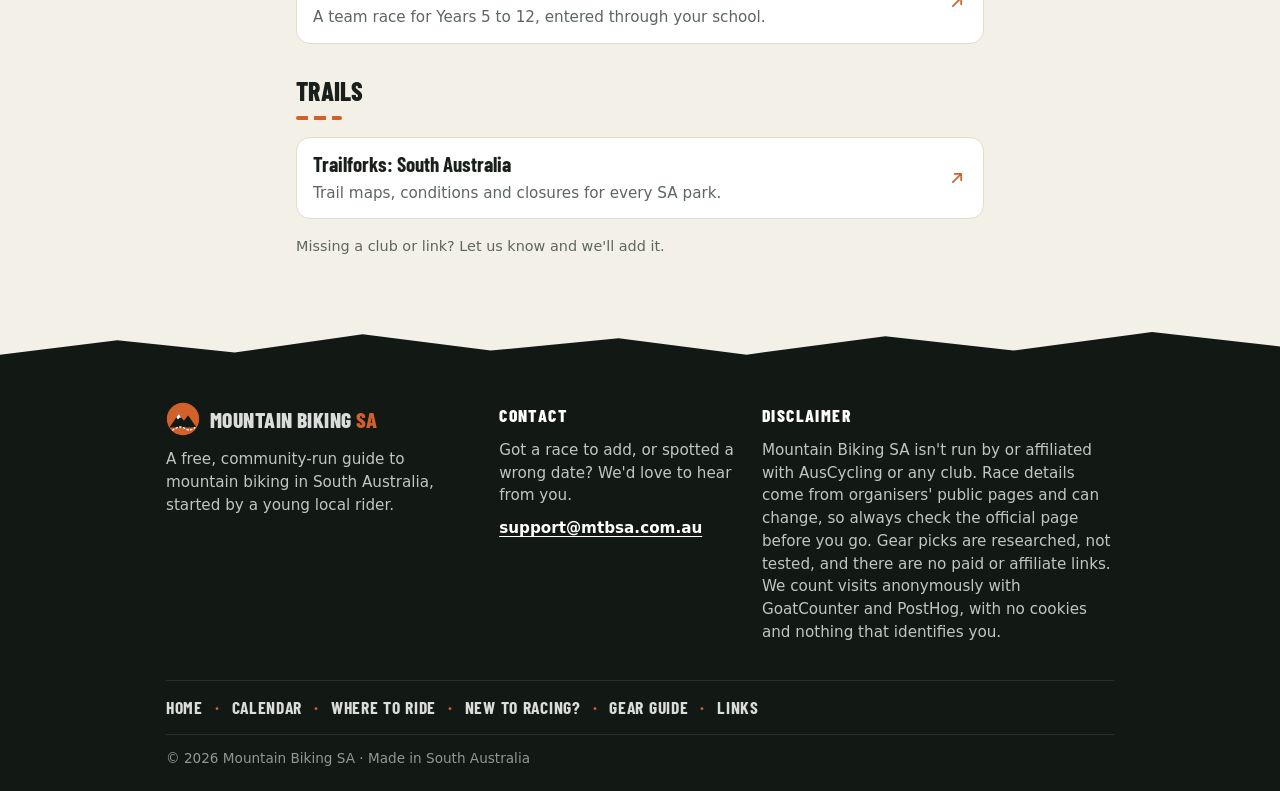
<file: links.html>
<!doctype html>
<html lang="en-AU">
<head>
  <meta charset="utf-8">
  <meta name="viewport" content="width=device-width, initial-scale=1">
  <title>South Australian mountain bike clubs and links · Mountain Biking SA</title>
  <meta name="description" content="The official South Australian mountain bike websites, clubs, race entry sites and trail guides in one list.">
  <link rel="canonical" href="https://mtbsa.com.au/links">
  <meta property="og:type" content="website">
  <meta property="og:locale" content="en_AU">
  <meta property="og:site_name" content="Mountain Biking SA">
  <meta property="og:title" content="Useful links · Mountain Biking SA">
  <meta property="og:description" content="SA mountain bike clubs, race entry sites and trail guides in one list.">
  <meta property="og:url" content="https://mtbsa.com.au/links">
  <meta property="og:image" content="https://mtbsa.com.au/og-image.png">
  <meta property="og:image:width" content="1200">
  <meta property="og:image:height" content="630">
  <meta property="og:image:alt" content="Mountain Biking SA: Every SA race. One place.">
  <meta name="twitter:card" content="summary_large_image">
  <link rel="icon" href="favicon.svg" type="image/svg+xml">
  <link rel="icon" href="icons/favicon-32.png" sizes="32x32" type="image/png">
  <link rel="icon" href="icons/favicon-48.png" sizes="48x48" type="image/png">
  <link rel="icon" href="icons/icon-192.png" sizes="192x192" type="image/png">
  <link rel="apple-touch-icon" href="icons/apple-touch-icon.png">
  <link rel="manifest" href="site.webmanifest">
  <meta name="theme-color" content="#121814">
  <link rel="preconnect" href="https://fonts.googleapis.com">
  <link rel="preconnect" href="https://fonts.gstatic.com" crossorigin>
  <link href="https://fonts.googleapis.com/css2?family=Barlow+Condensed:wght@600;700;800&display=swap" rel="stylesheet">
  <link rel="stylesheet" href="style.css">
  <script type="application/ld+json">
  {
    "@context": "https://schema.org",
    "@type": "BreadcrumbList",
    "itemListElement": [
      { "@type": "ListItem", "position": 1, "name": "Mountain Biking SA", "item": "https://mtbsa.com.au/" },
      { "@type": "ListItem", "position": 2, "name": "Useful links", "item": "https://mtbsa.com.au/links" }
    ]
  }
  </script>
</head>
<body>
  <header class="site-header">
    <div class="wrap bar">
      <div class="bar-left">
        <a class="brand" href="index.html" aria-label="Mountain Biking SA home"><svg viewBox="0 0 40 40" aria-hidden="true"><circle cx="20" cy="20" r="19" fill="#d2602a"/><path d="M4 30 L15 14 L21 22 L26 16 L36 30 Z" fill="#121814"/><path d="M15 14 L18.5 19 L16.5 18 L14 20.5 L12.3 18 Z" fill="#fff"/><path d="M8 33 Q16 27 22 31 T34 30" fill="none" stroke="#fff" stroke-width="1.6" stroke-dasharray="1.5 3" stroke-linecap="round"/></svg><span class="brand-long">Mountain Biking <b>SA</b></span><span class="brand-short">MTB <b>SA</b></span></a>
        <a class="home-link" href="index.html">Home</a>
      </div>
      <button class="menu-btn" type="button" aria-expanded="false" aria-controls="site-nav"><span class="menu-icon" aria-hidden="true"></span>Menu</button>
      <nav id="site-nav" aria-label="Main">
        <a class="nav-home" href="index.html">Home</a>
        <a href="calendar.html">Calendar</a>
        <a href="where-to-ride.html">Where to ride</a>
        <a href="new-to-racing.html">New to racing?</a>
        <a href="gear.html">Gear</a>
        <a href="links.html" aria-current="page">Links</a>
      </nav>
    </div>
  </header>

  <main>
    <div class="hero small">
      <svg class="topo" viewBox="0 0 800 400" preserveAspectRatio="xMidYMid slice" aria-hidden="true"><g fill="none" stroke="#fff" stroke-width="1.2"><path d="M-20 80 C120 20 220 140 360 90 S600 10 820 70"/><path d="M-20 120 C120 60 230 180 370 130 S610 50 820 110"/><path d="M-20 160 C130 100 240 220 380 170 S620 90 820 150"/><path d="M-20 200 C140 140 250 260 390 210 S630 130 820 190"/><path d="M-20 240 C150 180 260 300 400 250 S640 170 820 230"/><path d="M-20 280 C160 220 270 340 410 290 S650 210 820 270"/><ellipse cx="640" cy="80" rx="60" ry="26"/><ellipse cx="640" cy="80" rx="34" ry="13"/></g></svg>
      <div class="wrap">
        <p class="kicker">Mountain biking in South Australia</p>
        <h1>Useful links</h1>
        <p class="sub">The official places for SA mountain biking, so you don't have to dig for them.</p>
      </div>
      <svg class="ridge" viewBox="0 0 1200 90" preserveAspectRatio="none" aria-hidden="true"><path class="far" d="M0 60 L90 34 L170 52 L260 18 L340 46 L430 28 L520 50 L610 12 L700 44 L790 26 L880 48 L980 16 L1070 40 L1200 24 L1200 90 L0 90 Z"/><path class="near" d="M0 78 L120 58 L230 72 L350 50 L470 70 L600 46 L730 68 L860 52 L990 72 L1100 56 L1200 66 L1200 90 L0 90 Z"/><path class="trail" d="M0 84 C150 70 260 86 380 74 S640 60 780 76 S1050 68 1200 78"/></svg>
    </div>
    <div class="wrap content">

    <h2>Racing and memberships</h2>
    <ul class="link-list">
      <li><a href="https://auscycling.org.au/events?state=sa" target="_blank" rel="noopener">AusCycling events (SA)</a><span>The national body. Memberships, licences and official events.</span></li>
      <li><a href="https://auscycling.org.au/event-hub/event-calendar-2026-2027/mtb-26-27" target="_blank" rel="noopener">AusCycling national MTB calendar</a><span>National series and championships around Australia.</span></li>
      <li><a href="https://entryboss.cc/" target="_blank" rel="noopener">EntryBoss</a><span>Where most SA races take entries.</span></li>
    </ul>

    <h2>Clubs and series</h2>
    <ul class="link-list">
      <li><a href="https://entryboss.cc/calendar/ambc" target="_blank" rel="noopener">Adelaide Mountain Bike Club (AMBC)</a><span>Cross-country, short track and marathon races around Adelaide, plus junior days.</span></li>
      <li><a href="https://insideline.com.au/" target="_blank" rel="noopener">Inside Line Downhill MTB Club</a><span>The downhill state series, the beginner First Descent series and the national round at Willunga. <a href="https://entryboss.cc/calendar/insideline" target="_blank" rel="noopener">Race calendar</a>.</span></li>
      <li><a href="https://entryboss.cc/calendar/gesa" target="_blank" rel="noopener">Gravity Enduro SA</a><span>The state enduro series.</span></li>
      <li><a href="https://auscycling.org.au/events/gravity-girls-sa-level-1-come-try-ride" target="_blank" rel="noopener">Gravity Girls SA</a><span>Rides and races for women and girls.</span></li>
      <li><a href="https://www.trailforks.com/directory/8907/" target="_blank" rel="noopener">Human Projectiles Mountain Bike Club</a><span>SA club.</span></li>
      <li><a href="https://www.facebook.com/p/Mount-Gambier-MTB-100076058558969/" target="_blank" rel="noopener">Mount Gambier MTB</a><span>Riding and races in the South East (Facebook).</span></li>
      <li><a href="https://www.facebook.com/bikemelrose/" target="_blank" rel="noopener">BIKE Melrose MTB Club</a><span>The club in Melrose, in the Southern Flinders Ranges (Facebook).</span></li>
    </ul>

    <h2>School riders</h2>
    <ul class="link-list">
      <li><a href="https://www.education.sa.gov.au/schools-and-educators/programs-students/school-sport-sa/choose-sport/mountain-bike-teams-championship" target="_blank" rel="noopener">School Sport SA Mountain Bike Team Championship</a><span>A team race for Years 5 to 12, entered through your school.</span></li>
    </ul>

    <h2>Trails</h2>
    <ul class="link-list">
      <li><a href="https://www.trailforks.com/region/south-australia/" target="_blank" rel="noopener">Trailforks: South Australia</a><span>Trail maps, conditions and closures for every SA park.</span></li>
    </ul>

    <p class="muted small">Missing a club or link? Let us know and we'll add it.</p>
    </div>
  </main>

  <footer class="site-footer">
    <div class="wrap foot-grid">
      <div class="foot-about">
        <a class="brand" href="index.html"><svg viewBox="0 0 40 40" aria-hidden="true"><circle cx="20" cy="20" r="19" fill="#d2602a"/><path d="M4 30 L15 14 L21 22 L26 16 L36 30 Z" fill="#121814"/><path d="M15 14 L18.5 19 L16.5 18 L14 20.5 L12.3 18 Z" fill="#fff"/><path d="M8 33 Q16 27 22 31 T34 30" fill="none" stroke="#fff" stroke-width="1.6" stroke-dasharray="1.5 3" stroke-linecap="round"/></svg><span>Mountain Biking <b>SA</b></span></a>
        <p>A free, community-run guide to mountain biking in South Australia, started by a young local rider.</p>
      </div>
      <div>
        <h2>Contact</h2>
        <p>Got a race to add, or spotted a wrong date? We'd love to hear from you.</p>
        <p><a class="contact-email" href="mailto:support@mtbsa.com.au">support@mtbsa.com.au</a></p>
      </div>
      <div class="foot-legal">
        <h2>Disclaimer</h2>
        <p>Mountain Biking SA isn't run by or affiliated with AusCycling or any club. Race details come from organisers' public pages and can change, so always check the official page before you go. Gear picks are researched, not tested, and there are no paid or affiliate links. We count visits anonymously with GoatCounter and PostHog, with no cookies and nothing that identifies you.</p>
      </div>
    </div>
    <nav class="wrap foot-links" aria-label="Footer">
      <a href="index.html">Home</a><span aria-hidden="true">·</span><a href="calendar.html">Calendar</a><span aria-hidden="true">·</span><a href="where-to-ride.html">Where to ride</a><span class="fl-cut" aria-hidden="true">·</span><a href="new-to-racing.html">New to racing?</a><span aria-hidden="true">·</span><a href="gear.html">Gear guide</a><span aria-hidden="true">·</span><a href="links.html">Links</a>
    </nav>
    <div class="wrap foot-bottom">© 2026 Mountain Biking SA · Made in South Australia</div>
  </footer>
  <script src="nav.js"></script>
  <script data-goatcounter="https://mtbsa.goatcounter.com/count" async src="https://gc.zgo.at/count.js"></script>
  <script src="analytics.js"></script>
</body>
</html>
</file>
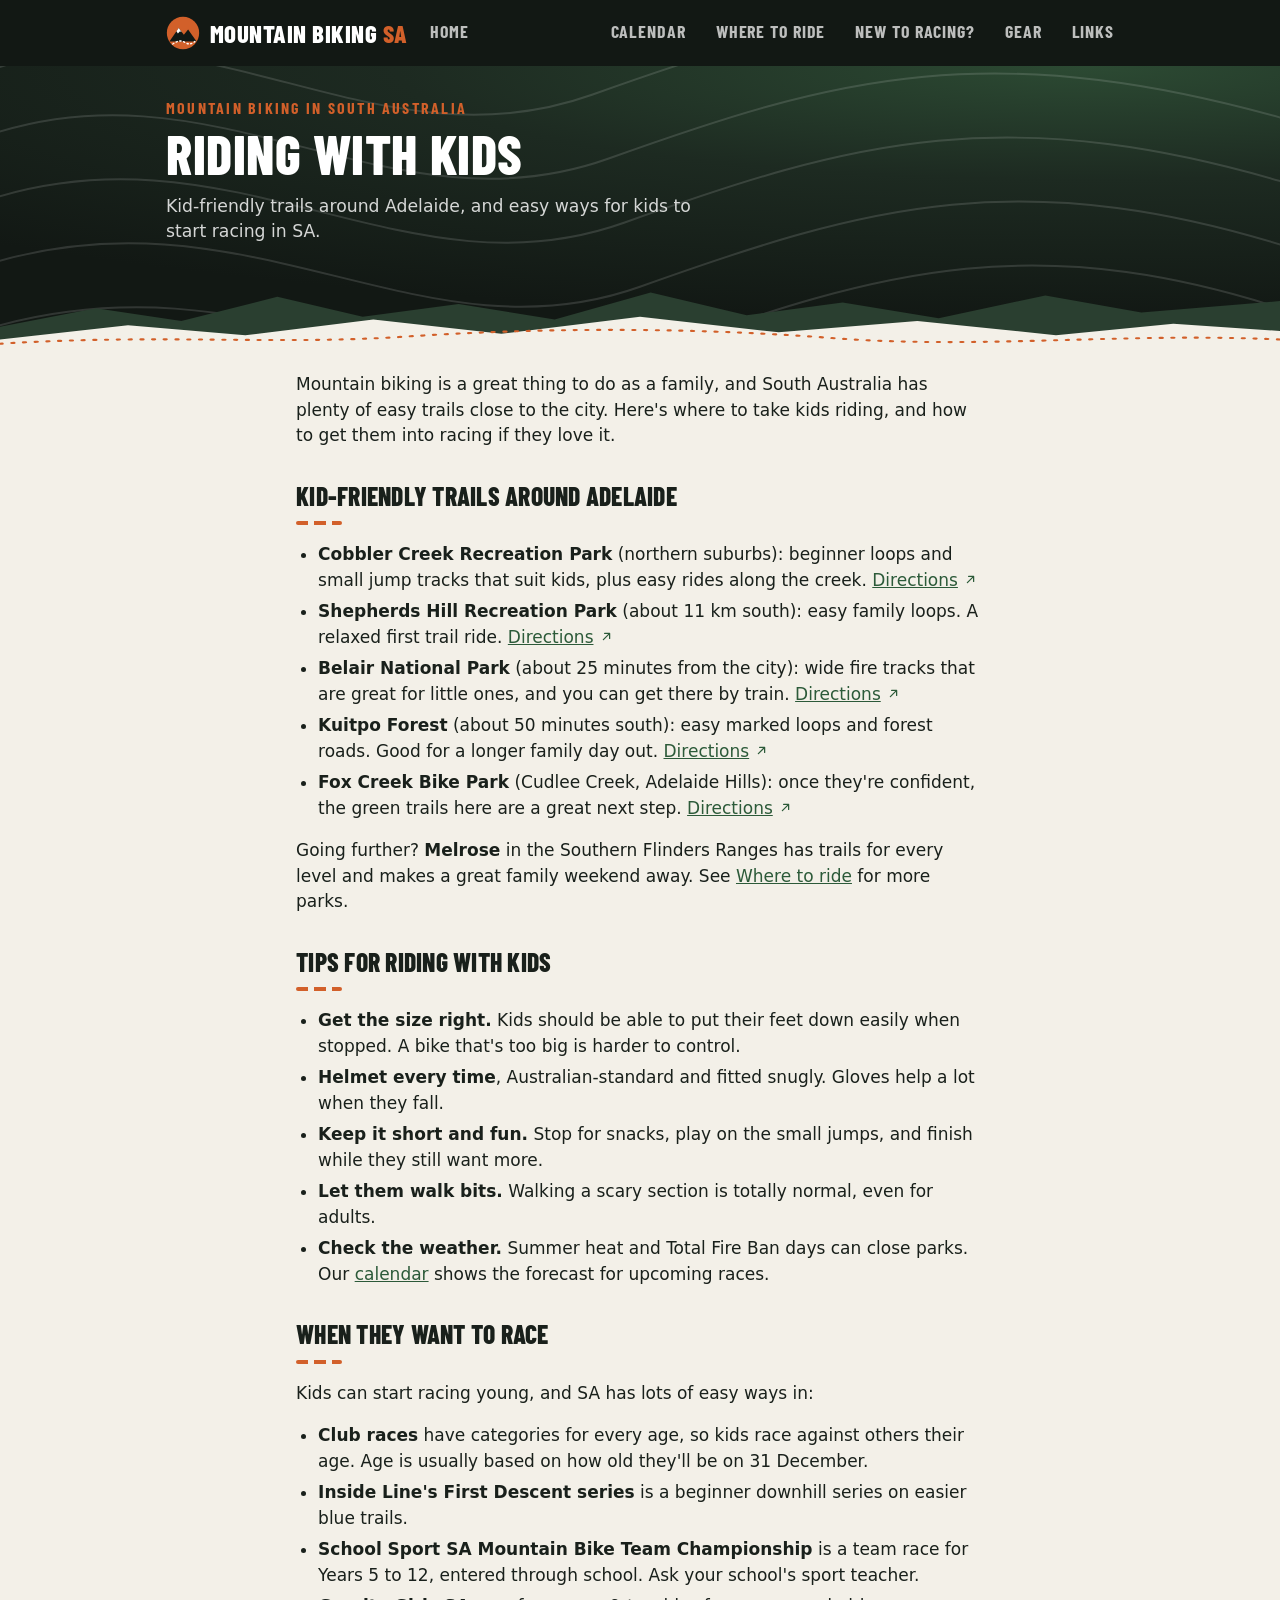
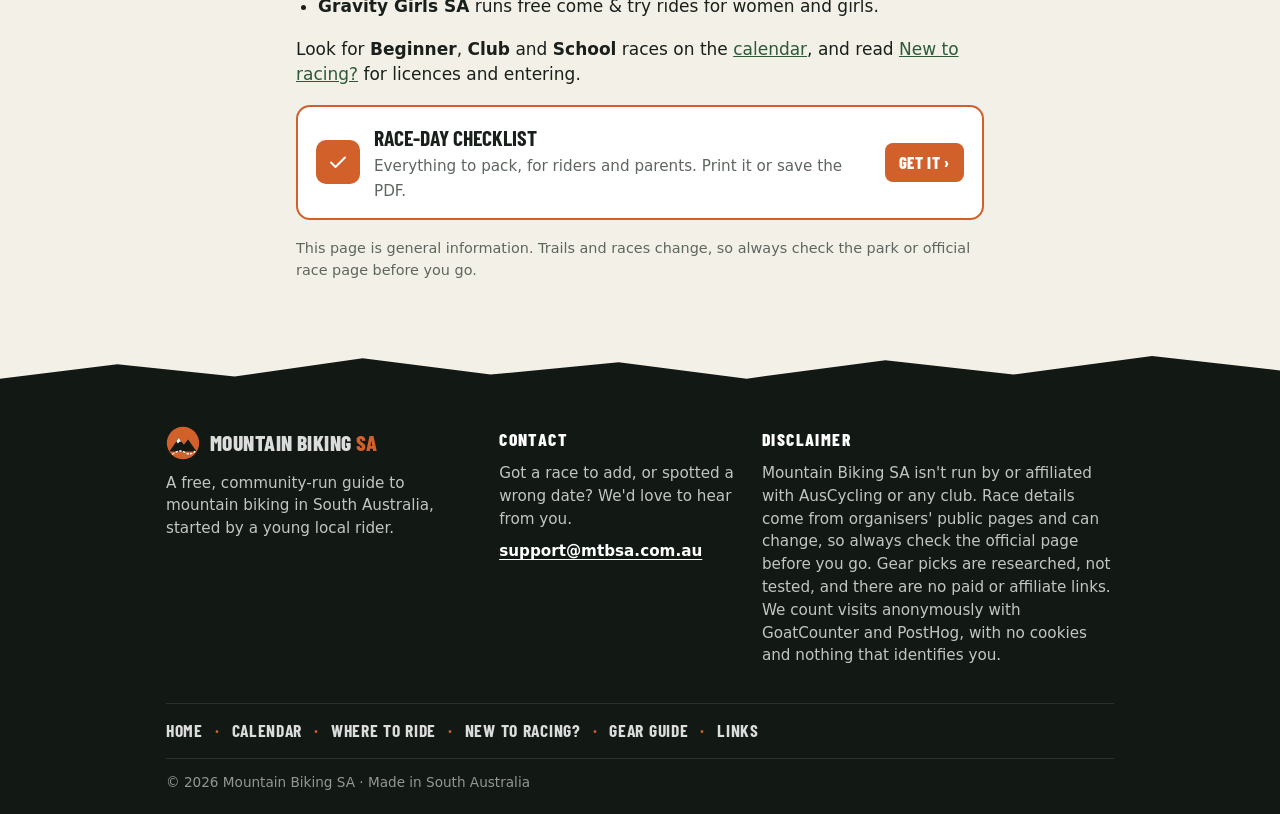
<file: mtb-with-kids.html>
<!doctype html>
<html lang="en-AU">
<head>
  <meta charset="utf-8">
  <meta name="viewport" content="width=device-width, initial-scale=1">
  <title>Mountain biking with kids in Adelaide · Mountain Biking SA</title>
  <meta name="description" content="Kid-friendly mountain bike trails around Adelaide, tips for riding with kids, and easy ways for kids to start racing in SA.">
  <link rel="canonical" href="https://mtbsa.com.au/mtb-with-kids">
  <meta property="og:type" content="website">
  <meta property="og:locale" content="en_AU">
  <meta property="og:site_name" content="Mountain Biking SA">
  <meta property="og:title" content="Mountain biking with kids in Adelaide · Mountain Biking SA">
  <meta property="og:description" content="Kid-friendly mountain bike trails around Adelaide, tips for riding with kids, and easy ways for kids to start racing in SA.">
  <meta property="og:url" content="https://mtbsa.com.au/mtb-with-kids">
  <meta property="og:image" content="https://mtbsa.com.au/og-image.png">
  <meta property="og:image:width" content="1200">
  <meta property="og:image:height" content="630">
  <meta property="og:image:alt" content="Mountain Biking SA: Every SA race. One place.">
  <meta name="twitter:card" content="summary_large_image">
  <link rel="icon" href="favicon.svg" type="image/svg+xml">
  <link rel="icon" href="icons/favicon-32.png" sizes="32x32" type="image/png">
  <link rel="icon" href="icons/favicon-48.png" sizes="48x48" type="image/png">
  <link rel="icon" href="icons/icon-192.png" sizes="192x192" type="image/png">
  <link rel="apple-touch-icon" href="icons/apple-touch-icon.png">
  <link rel="manifest" href="site.webmanifest">
  <meta name="theme-color" content="#121814">
  <link rel="preconnect" href="https://fonts.googleapis.com">
  <link rel="preconnect" href="https://fonts.gstatic.com" crossorigin>
  <link href="https://fonts.googleapis.com/css2?family=Barlow+Condensed:wght@600;700;800&display=swap" rel="stylesheet">
  <link rel="stylesheet" href="style.css">
  <script type="application/ld+json">
  {
    "@context": "https://schema.org",
    "@type": "BreadcrumbList",
    "itemListElement": [
      { "@type": "ListItem", "position": 1, "name": "Mountain Biking SA", "item": "https://mtbsa.com.au/" },
      { "@type": "ListItem", "position": 2, "name": "Riding with kids", "item": "https://mtbsa.com.au/mtb-with-kids" }
    ]
  }
  </script>
</head>
<body>
  <header class="site-header">
    <div class="wrap bar">
      <div class="bar-left">
        <a class="brand" href="index.html" aria-label="Mountain Biking SA home"><svg viewBox="0 0 40 40" aria-hidden="true"><circle cx="20" cy="20" r="19" fill="#d2602a"/><path d="M4 30 L15 14 L21 22 L26 16 L36 30 Z" fill="#121814"/><path d="M15 14 L18.5 19 L16.5 18 L14 20.5 L12.3 18 Z" fill="#fff"/><path d="M8 33 Q16 27 22 31 T34 30" fill="none" stroke="#fff" stroke-width="1.6" stroke-dasharray="1.5 3" stroke-linecap="round"/></svg><span class="brand-long">Mountain Biking <b>SA</b></span><span class="brand-short">MTB <b>SA</b></span></a>
        <a class="home-link" href="index.html">Home</a>
      </div>
      <button class="menu-btn" type="button" aria-expanded="false" aria-controls="site-nav"><span class="menu-icon" aria-hidden="true"></span>Menu</button>
      <nav id="site-nav" aria-label="Main">
        <a class="nav-home" href="index.html">Home</a>
        <a href="calendar.html">Calendar</a>
        <a href="where-to-ride.html">Where to ride</a>
        <a href="new-to-racing.html">New to racing?</a>
        <a href="gear.html">Gear</a>
        <a href="links.html">Links</a>
      </nav>
    </div>
  </header>

  <main>
    <div class="hero small">
      <svg class="topo" viewBox="0 0 800 400" preserveAspectRatio="xMidYMid slice" aria-hidden="true"><g fill="none" stroke="#fff" stroke-width="1.2"><path d="M-20 80 C120 20 220 140 360 90 S600 10 820 70"/><path d="M-20 120 C120 60 230 180 370 130 S610 50 820 110"/><path d="M-20 160 C130 100 240 220 380 170 S620 90 820 150"/><path d="M-20 200 C140 140 250 260 390 210 S630 130 820 190"/><path d="M-20 240 C150 180 260 300 400 250 S640 170 820 230"/><path d="M-20 280 C160 220 270 340 410 290 S650 210 820 270"/><ellipse cx="640" cy="80" rx="60" ry="26"/><ellipse cx="640" cy="80" rx="34" ry="13"/></g></svg>
      <div class="wrap">
        <p class="kicker">Mountain biking in South Australia</p>
        <h1>Riding with kids</h1>
        <p class="sub">Kid-friendly trails around Adelaide, and easy ways for kids to start racing in SA.</p>
      </div>
      <svg class="ridge" viewBox="0 0 1200 90" preserveAspectRatio="none" aria-hidden="true"><path class="far" d="M0 60 L90 34 L170 52 L260 18 L340 46 L430 28 L520 50 L610 12 L700 44 L790 26 L880 48 L980 16 L1070 40 L1200 24 L1200 90 L0 90 Z"/><path class="near" d="M0 78 L120 58 L230 72 L350 50 L470 70 L600 46 L730 68 L860 52 L990 72 L1100 56 L1200 66 L1200 90 L0 90 Z"/><path class="trail" d="M0 84 C150 70 260 86 380 74 S640 60 780 76 S1050 68 1200 78"/></svg>
    </div>
    <div class="wrap content">

    <p>Mountain biking is a great thing to do as a family, and South Australia has plenty of easy trails close to the city. Here's where to take kids riding, and how to get them into racing if they love it.</p>

    <h2>Kid-friendly trails around Adelaide</h2>
    <ul>
      <li><strong>Cobbler Creek Recreation Park</strong> (northern suburbs): beginner loops and small jump tracks that suit kids, plus easy rides along the creek. <a href="https://www.google.com/maps/search/?api=1&query=Cobbler+Creek+Recreation+Park" target="_blank" rel="noopener">Directions<span class="ic ic-ext" aria-hidden="true"></span></a></li>
      <li><strong>Shepherds Hill Recreation Park</strong> (about 11 km south): easy family loops. A relaxed first trail ride. <a href="https://www.google.com/maps/search/?api=1&query=Shepherds+Hill+Recreation+Park" target="_blank" rel="noopener">Directions<span class="ic ic-ext" aria-hidden="true"></span></a></li>
      <li><strong>Belair National Park</strong> (about 25 minutes from the city): wide fire tracks that are great for little ones, and you can get there by train. <a href="https://www.google.com/maps/search/?api=1&query=Belair+National+Park" target="_blank" rel="noopener">Directions<span class="ic ic-ext" aria-hidden="true"></span></a></li>
      <li><strong>Kuitpo Forest</strong> (about 50 minutes south): easy marked loops and forest roads. Good for a longer family day out. <a href="https://www.google.com/maps/search/?api=1&query=Kuitpo+Forest" target="_blank" rel="noopener">Directions<span class="ic ic-ext" aria-hidden="true"></span></a></li>
      <li><strong>Fox Creek Bike Park</strong> (Cudlee Creek, Adelaide Hills): once they're confident, the green trails here are a great next step. <a href="https://www.google.com/maps/search/?api=1&query=Fox+Creek+Bike+Park+Cudlee+Creek" target="_blank" rel="noopener">Directions<span class="ic ic-ext" aria-hidden="true"></span></a></li>
    </ul>
    <p>Going further? <strong>Melrose</strong> in the Southern Flinders Ranges has trails for every level and makes a great family weekend away. See <a href="where-to-ride.html">Where to ride</a> for more parks.</p>

    <h2>Tips for riding with kids</h2>
    <ul>
      <li><strong>Get the size right.</strong> Kids should be able to put their feet down easily when stopped. A bike that's too big is harder to control.</li>
      <li><strong>Helmet every time</strong>, Australian-standard and fitted snugly. Gloves help a lot when they fall.</li>
      <li><strong>Keep it short and fun.</strong> Stop for snacks, play on the small jumps, and finish while they still want more.</li>
      <li><strong>Let them walk bits.</strong> Walking a scary section is totally normal, even for adults.</li>
      <li><strong>Check the weather.</strong> Summer heat and Total Fire Ban days can close parks. Our <a href="calendar.html">calendar</a> shows the forecast for upcoming races.</li>
    </ul>

    <h2>When they want to race</h2>
    <p>Kids can start racing young, and SA has lots of easy ways in:</p>
    <ul>
      <li><strong>Club races</strong> have categories for every age, so kids race against others their age. Age is usually based on how old they'll be on 31 December.</li>
      <li><strong>Inside Line's First Descent series</strong> is a beginner downhill series on easier blue trails.</li>
      <li><strong>School Sport SA Mountain Bike Team Championship</strong> is a team race for Years 5 to 12, entered through school. Ask your school's sport teacher.</li>
      <li><strong>Gravity Girls SA</strong> runs free come &amp; try rides for women and girls.</li>
    </ul>
    <p>Look for <strong>Beginner</strong>, <strong>Club</strong> and <strong>School</strong> races on the <a href="calendar.html">calendar</a>, and read <a href="new-to-racing.html">New to racing?</a> for licences and entering.</p>

    <a class="checklist-banner" href="race-day-checklist.html"><span class="cb-icon" aria-hidden="true"><span class="ic ic-check"></span></span><span><strong>Race-day checklist</strong><span class="cb-sub">Everything to pack, for riders and parents. Print it or save the PDF.</span></span><span class="cb-go">Get it ›</span></a>

    <p class="muted small">This page is general information. Trails and races change, so always check the park or official race page before you go.</p>
    </div>
  </main>

  <footer class="site-footer">
    <div class="wrap foot-grid">
      <div class="foot-about">
        <a class="brand" href="index.html"><svg viewBox="0 0 40 40" aria-hidden="true"><circle cx="20" cy="20" r="19" fill="#d2602a"/><path d="M4 30 L15 14 L21 22 L26 16 L36 30 Z" fill="#121814"/><path d="M15 14 L18.5 19 L16.5 18 L14 20.5 L12.3 18 Z" fill="#fff"/><path d="M8 33 Q16 27 22 31 T34 30" fill="none" stroke="#fff" stroke-width="1.6" stroke-dasharray="1.5 3" stroke-linecap="round"/></svg><span>Mountain Biking <b>SA</b></span></a>
        <p>A free, community-run guide to mountain biking in South Australia, started by a young local rider.</p>
      </div>
      <div>
        <h2>Contact</h2>
        <p>Got a race to add, or spotted a wrong date? We'd love to hear from you.</p>
        <p><a class="contact-email" href="mailto:support@mtbsa.com.au">support@mtbsa.com.au</a></p>
      </div>
      <div class="foot-legal">
        <h2>Disclaimer</h2>
        <p>Mountain Biking SA isn't run by or affiliated with AusCycling or any club. Race details come from organisers' public pages and can change, so always check the official page before you go. Gear picks are researched, not tested, and there are no paid or affiliate links. We count visits anonymously with GoatCounter and PostHog, with no cookies and nothing that identifies you.</p>
      </div>
    </div>
    <nav class="wrap foot-links" aria-label="Footer">
      <a href="index.html">Home</a><span aria-hidden="true">·</span><a href="calendar.html">Calendar</a><span aria-hidden="true">·</span><a href="where-to-ride.html">Where to ride</a><span class="fl-cut" aria-hidden="true">·</span><a href="new-to-racing.html">New to racing?</a><span aria-hidden="true">·</span><a href="gear.html">Gear guide</a><span aria-hidden="true">·</span><a href="links.html">Links</a>
    </nav>
    <div class="wrap foot-bottom">© 2026 Mountain Biking SA · Made in South Australia</div>
  </footer>
  <script src="nav.js"></script>
  <script data-goatcounter="https://mtbsa.goatcounter.com/count" async src="https://gc.zgo.at/count.js"></script>
  <script src="analytics.js"></script>
</body>
</html>
</file>
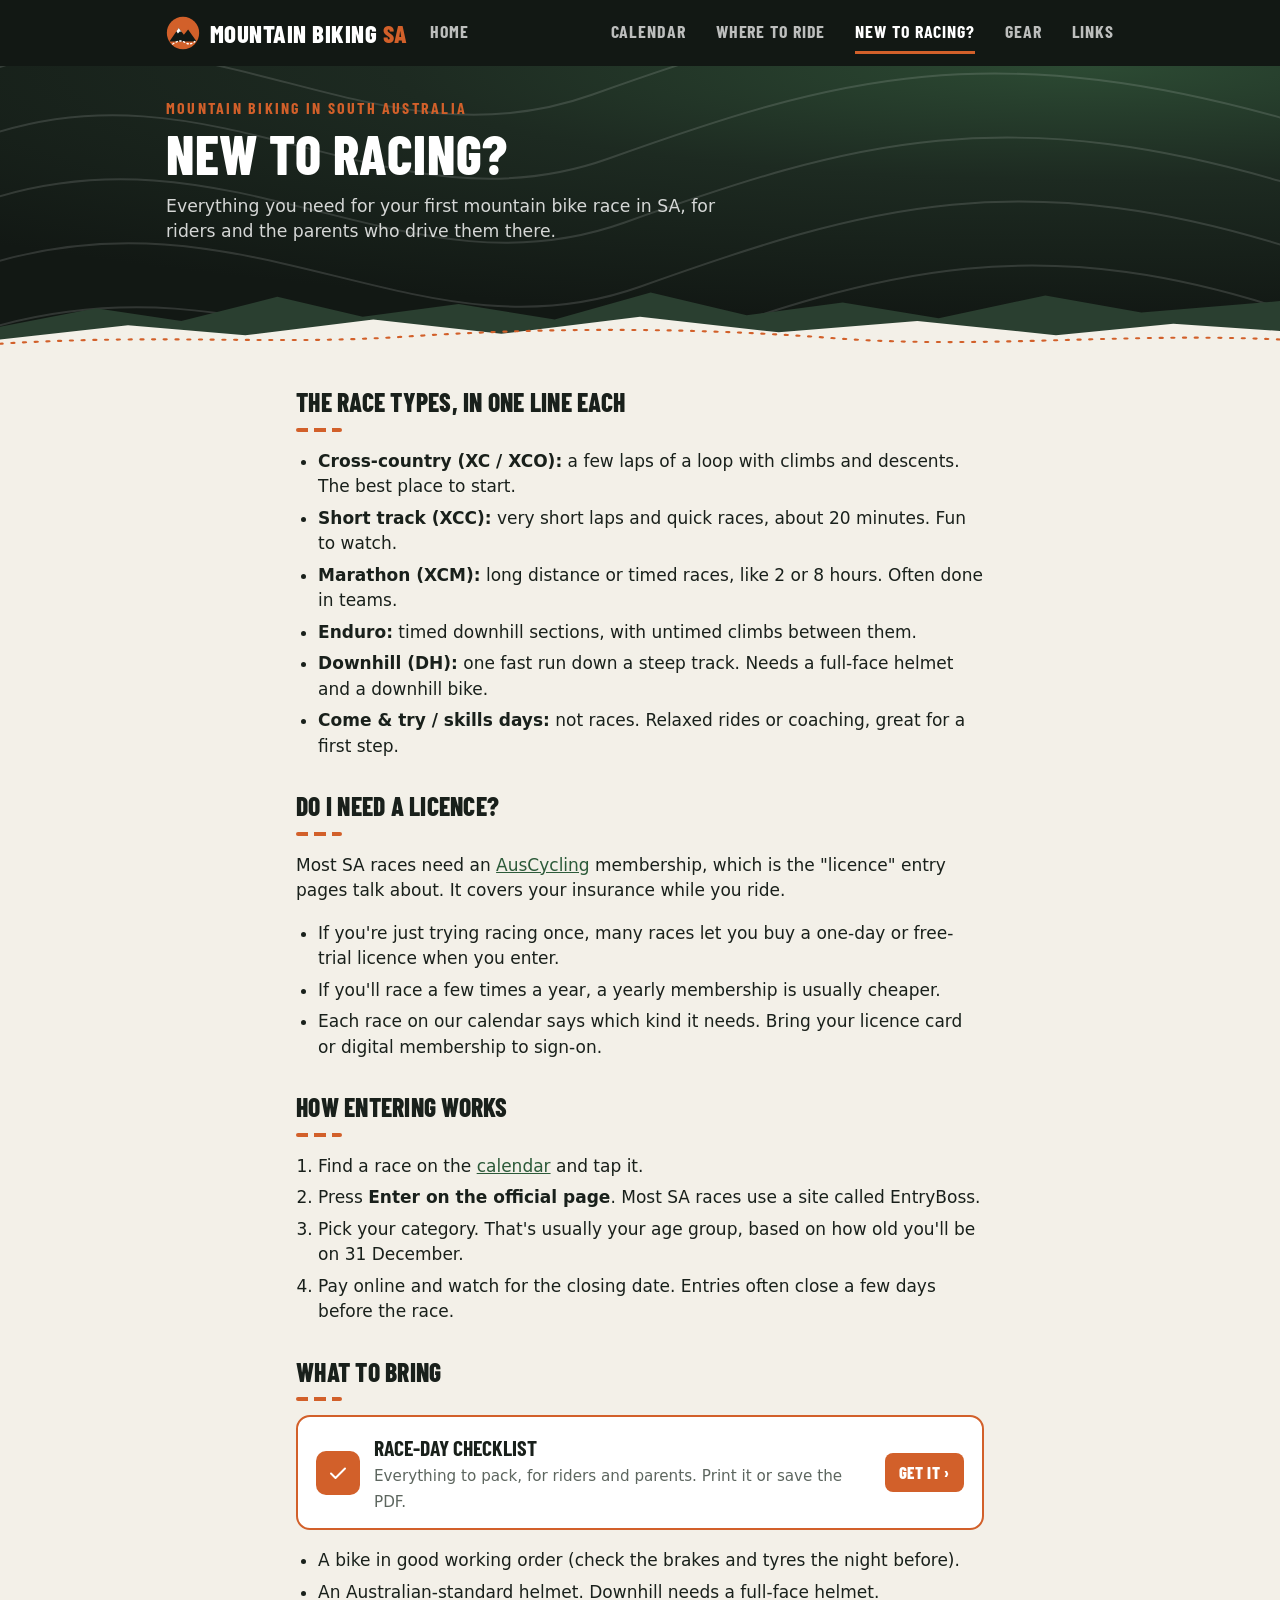
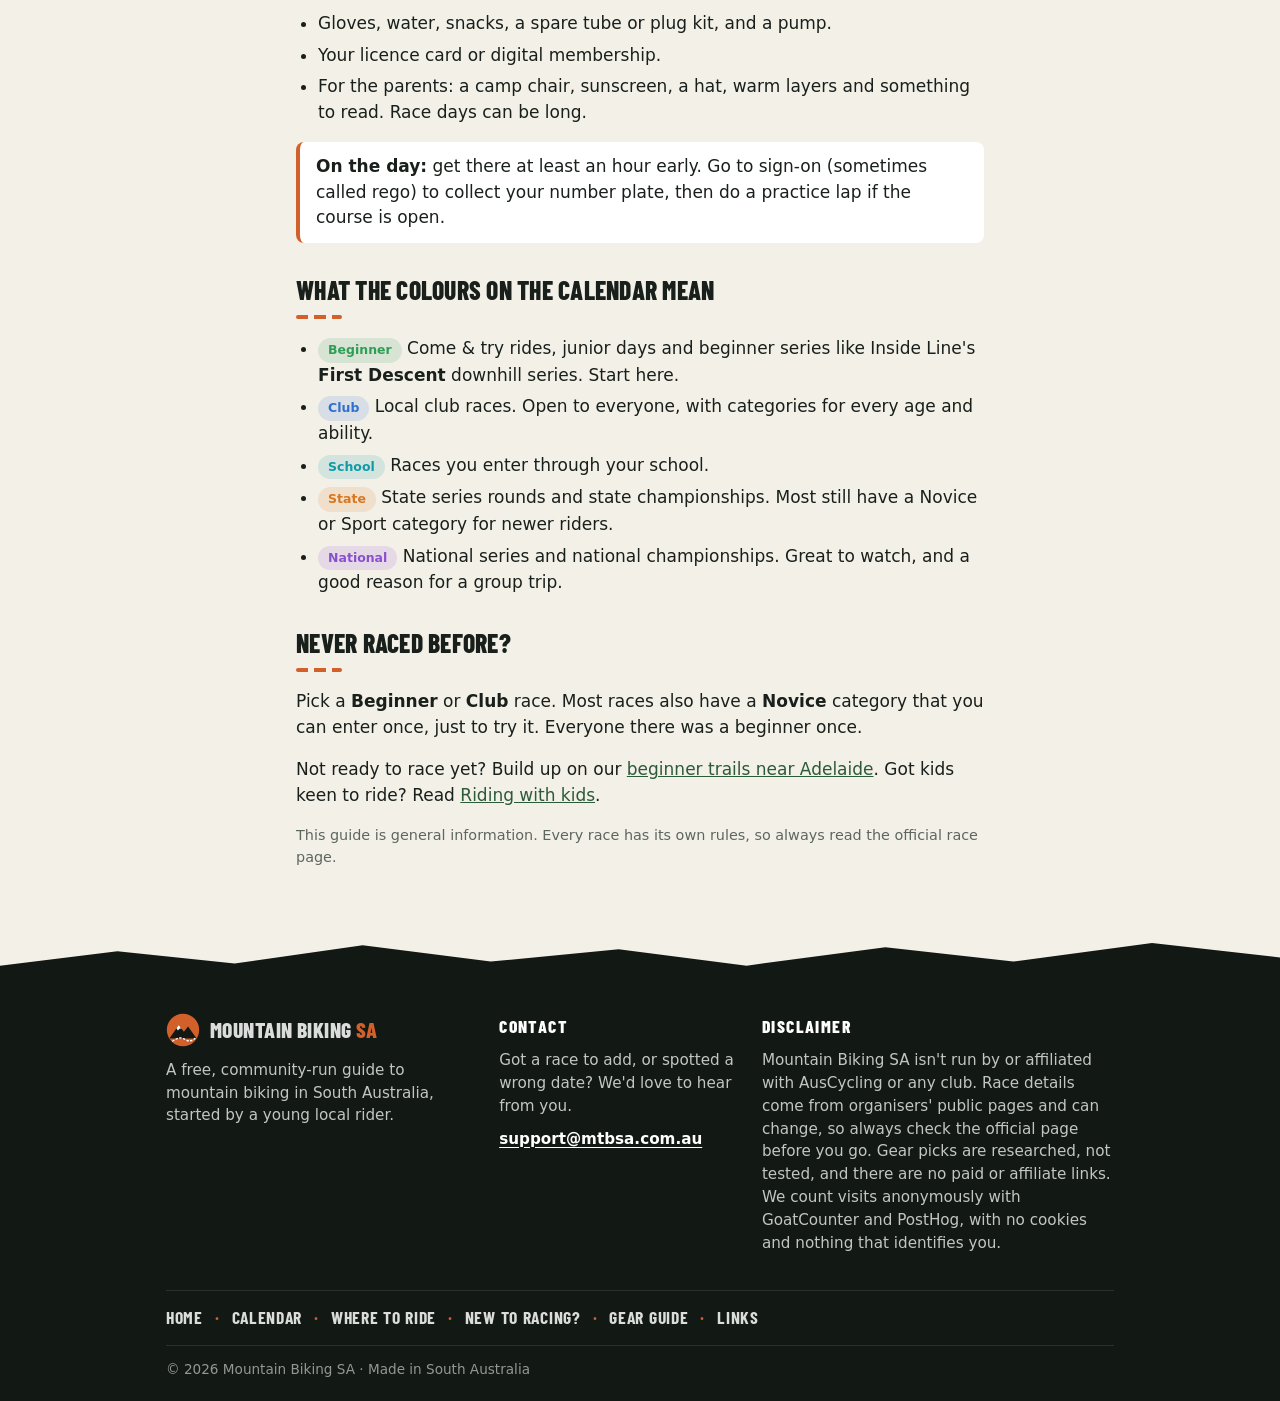
<file: new-to-racing.html>
<!doctype html>
<html lang="en-AU">
<head>
  <meta charset="utf-8">
  <meta name="viewport" content="width=device-width, initial-scale=1">
  <title>New to MTB racing in SA? · Mountain Biking SA</title>
  <meta name="description" content="A plain-English guide to your first mountain bike race in South Australia: race types, licences, entering and what to bring.">
  <link rel="canonical" href="https://mtbsa.com.au/new-to-racing">
  <meta property="og:type" content="website">
  <meta property="og:locale" content="en_AU">
  <meta property="og:site_name" content="Mountain Biking SA">
  <meta property="og:title" content="New to racing? · Mountain Biking SA">
  <meta property="og:description" content="A plain-English guide to your first mountain bike race in South Australia.">
  <meta property="og:url" content="https://mtbsa.com.au/new-to-racing">
  <meta property="og:image" content="https://mtbsa.com.au/og-image.png">
  <meta property="og:image:width" content="1200">
  <meta property="og:image:height" content="630">
  <meta property="og:image:alt" content="Mountain Biking SA: Every SA race. One place.">
  <meta name="twitter:card" content="summary_large_image">
  <link rel="icon" href="favicon.svg" type="image/svg+xml">
  <link rel="icon" href="icons/favicon-32.png" sizes="32x32" type="image/png">
  <link rel="icon" href="icons/favicon-48.png" sizes="48x48" type="image/png">
  <link rel="icon" href="icons/icon-192.png" sizes="192x192" type="image/png">
  <link rel="apple-touch-icon" href="icons/apple-touch-icon.png">
  <link rel="manifest" href="site.webmanifest">
  <meta name="theme-color" content="#121814">
  <link rel="preconnect" href="https://fonts.googleapis.com">
  <link rel="preconnect" href="https://fonts.gstatic.com" crossorigin>
  <link href="https://fonts.googleapis.com/css2?family=Barlow+Condensed:wght@600;700;800&display=swap" rel="stylesheet">
  <link rel="stylesheet" href="style.css">
  <script type="application/ld+json">
  {
    "@context": "https://schema.org",
    "@type": "BreadcrumbList",
    "itemListElement": [
      { "@type": "ListItem", "position": 1, "name": "Mountain Biking SA", "item": "https://mtbsa.com.au/" },
      { "@type": "ListItem", "position": 2, "name": "New to racing?", "item": "https://mtbsa.com.au/new-to-racing" }
    ]
  }
  </script>
</head>
<body>
  <header class="site-header">
    <div class="wrap bar">
      <div class="bar-left">
        <a class="brand" href="index.html" aria-label="Mountain Biking SA home"><svg viewBox="0 0 40 40" aria-hidden="true"><circle cx="20" cy="20" r="19" fill="#d2602a"/><path d="M4 30 L15 14 L21 22 L26 16 L36 30 Z" fill="#121814"/><path d="M15 14 L18.5 19 L16.5 18 L14 20.5 L12.3 18 Z" fill="#fff"/><path d="M8 33 Q16 27 22 31 T34 30" fill="none" stroke="#fff" stroke-width="1.6" stroke-dasharray="1.5 3" stroke-linecap="round"/></svg><span class="brand-long">Mountain Biking <b>SA</b></span><span class="brand-short">MTB <b>SA</b></span></a>
        <a class="home-link" href="index.html">Home</a>
      </div>
      <button class="menu-btn" type="button" aria-expanded="false" aria-controls="site-nav"><span class="menu-icon" aria-hidden="true"></span>Menu</button>
      <nav id="site-nav" aria-label="Main">
        <a class="nav-home" href="index.html">Home</a>
        <a href="calendar.html">Calendar</a>
        <a href="where-to-ride.html">Where to ride</a>
        <a href="new-to-racing.html" aria-current="page">New to racing?</a>
        <a href="gear.html">Gear</a>
        <a href="links.html">Links</a>
      </nav>
    </div>
  </header>

  <main>
    <div class="hero small">
      <svg class="topo" viewBox="0 0 800 400" preserveAspectRatio="xMidYMid slice" aria-hidden="true"><g fill="none" stroke="#fff" stroke-width="1.2"><path d="M-20 80 C120 20 220 140 360 90 S600 10 820 70"/><path d="M-20 120 C120 60 230 180 370 130 S610 50 820 110"/><path d="M-20 160 C130 100 240 220 380 170 S620 90 820 150"/><path d="M-20 200 C140 140 250 260 390 210 S630 130 820 190"/><path d="M-20 240 C150 180 260 300 400 250 S640 170 820 230"/><path d="M-20 280 C160 220 270 340 410 290 S650 210 820 270"/><ellipse cx="640" cy="80" rx="60" ry="26"/><ellipse cx="640" cy="80" rx="34" ry="13"/></g></svg>
      <div class="wrap">
        <p class="kicker">Mountain biking in South Australia</p>
        <h1>New to racing?</h1>
        <p class="sub">Everything you need for your first mountain bike race in SA, for riders and the parents who drive them there.</p>
      </div>
      <svg class="ridge" viewBox="0 0 1200 90" preserveAspectRatio="none" aria-hidden="true"><path class="far" d="M0 60 L90 34 L170 52 L260 18 L340 46 L430 28 L520 50 L610 12 L700 44 L790 26 L880 48 L980 16 L1070 40 L1200 24 L1200 90 L0 90 Z"/><path class="near" d="M0 78 L120 58 L230 72 L350 50 L470 70 L600 46 L730 68 L860 52 L990 72 L1100 56 L1200 66 L1200 90 L0 90 Z"/><path class="trail" d="M0 84 C150 70 260 86 380 74 S640 60 780 76 S1050 68 1200 78"/></svg>
    </div>
    <div class="wrap content">

    <h2>The race types, in one line each</h2>
    <ul>
      <li><strong>Cross-country (XC / XCO):</strong> a few laps of a loop with climbs and descents. The best place to start.</li>
      <li><strong>Short track (XCC):</strong> very short laps and quick races, about 20 minutes. Fun to watch.</li>
      <li><strong>Marathon (XCM):</strong> long distance or timed races, like 2 or 8 hours. Often done in teams.</li>
      <li><strong>Enduro:</strong> timed downhill sections, with untimed climbs between them.</li>
      <li><strong>Downhill (DH):</strong> one fast run down a steep track. Needs a full-face helmet and a downhill bike.</li>
      <li><strong>Come &amp; try / skills days:</strong> not races. Relaxed rides or coaching, great for a first step.</li>
    </ul>

    <h2 id="licence">Do I need a licence?</h2>
    <p>Most SA races need an <a href="https://auscycling.org.au/" target="_blank" rel="noopener">AusCycling</a> membership, which is the "licence" entry pages talk about. It covers your insurance while you ride.</p>
    <ul>
      <li>If you're just trying racing once, many races let you buy a one-day or free-trial licence when you enter.</li>
      <li>If you'll race a few times a year, a yearly membership is usually cheaper.</li>
      <li>Each race on our calendar says which kind it needs. Bring your licence card or digital membership to sign-on.</li>
    </ul>

    <h2>How entering works</h2>
    <ol>
      <li>Find a race on the <a href="calendar.html">calendar</a> and tap it.</li>
      <li>Press <strong>Enter on the official page</strong>. Most SA races use a site called EntryBoss.</li>
      <li>Pick your category. That's usually your age group, based on how old you'll be on 31 December.</li>
      <li>Pay online and watch for the closing date. Entries often close a few days before the race.</li>
    </ol>

    <h2>What to bring</h2>
    <a class="checklist-banner" href="race-day-checklist.html"><span class="cb-icon" aria-hidden="true"><span class="ic ic-check"></span></span><span><strong>Race-day checklist</strong><span class="cb-sub">Everything to pack, for riders and parents. Print it or save the PDF.</span></span><span class="cb-go">Get it ›</span></a>
    <ul>
      <li>A bike in good working order (check the brakes and tyres the night before).</li>
      <li>An Australian-standard helmet. Downhill needs a full-face helmet.</li>
      <li>Gloves, water, snacks, a spare tube or plug kit, and a pump.</li>
      <li>Your licence card or digital membership.</li>
      <li>For the parents: a camp chair, sunscreen, a hat, warm layers and something to read. Race days can be long.</li>
    </ul>

    <div class="callout">
      <strong>On the day:</strong> get there at least an hour early. Go to sign-on (sometimes called rego) to collect your number plate, then do a practice lap if the course is open.
    </div>

    <h2>What the colours on the calendar mean</h2>
    <ul>
      <li><span class="tag lvl-beginner">Beginner</span> Come &amp; try rides, junior days and beginner series like Inside Line's <strong>First Descent</strong> downhill series. Start here.</li>
      <li><span class="tag lvl-club">Club</span> Local club races. Open to everyone, with categories for every age and ability.</li>
      <li><span class="tag lvl-school">School</span> Races you enter through your school.</li>
      <li><span class="tag lvl-state">State</span> State series rounds and state championships. Most still have a Novice or Sport category for newer riders.</li>
      <li><span class="tag lvl-national">National</span> National series and national championships. Great to watch, and a good reason for a group trip.</li>
    </ul>

    <h2>Never raced before?</h2>
    <p>Pick a <strong>Beginner</strong> or <strong>Club</strong> race. Most races also have a <strong>Novice</strong> category that you can enter once, just to try it. Everyone there was a beginner once.</p>
    <p>Not ready to race yet? Build up on our <a href="beginner-trails.html">beginner trails near Adelaide</a>. Got kids keen to ride? Read <a href="mtb-with-kids.html">Riding with kids</a>.</p>

    <p class="muted small">This guide is general information. Every race has its own rules, so always read the official race page.</p>
    </div>
  </main>

  <footer class="site-footer">
    <div class="wrap foot-grid">
      <div class="foot-about">
        <a class="brand" href="index.html"><svg viewBox="0 0 40 40" aria-hidden="true"><circle cx="20" cy="20" r="19" fill="#d2602a"/><path d="M4 30 L15 14 L21 22 L26 16 L36 30 Z" fill="#121814"/><path d="M15 14 L18.5 19 L16.5 18 L14 20.5 L12.3 18 Z" fill="#fff"/><path d="M8 33 Q16 27 22 31 T34 30" fill="none" stroke="#fff" stroke-width="1.6" stroke-dasharray="1.5 3" stroke-linecap="round"/></svg><span>Mountain Biking <b>SA</b></span></a>
        <p>A free, community-run guide to mountain biking in South Australia, started by a young local rider.</p>
      </div>
      <div>
        <h2>Contact</h2>
        <p>Got a race to add, or spotted a wrong date? We'd love to hear from you.</p>
        <p><a class="contact-email" href="mailto:support@mtbsa.com.au">support@mtbsa.com.au</a></p>
      </div>
      <div class="foot-legal">
        <h2>Disclaimer</h2>
        <p>Mountain Biking SA isn't run by or affiliated with AusCycling or any club. Race details come from organisers' public pages and can change, so always check the official page before you go. Gear picks are researched, not tested, and there are no paid or affiliate links. We count visits anonymously with GoatCounter and PostHog, with no cookies and nothing that identifies you.</p>
      </div>
    </div>
    <nav class="wrap foot-links" aria-label="Footer">
      <a href="index.html">Home</a><span aria-hidden="true">·</span><a href="calendar.html">Calendar</a><span aria-hidden="true">·</span><a href="where-to-ride.html">Where to ride</a><span class="fl-cut" aria-hidden="true">·</span><a href="new-to-racing.html">New to racing?</a><span aria-hidden="true">·</span><a href="gear.html">Gear guide</a><span aria-hidden="true">·</span><a href="links.html">Links</a>
    </nav>
    <div class="wrap foot-bottom">© 2026 Mountain Biking SA · Made in South Australia</div>
  </footer>
  <script src="nav.js"></script>
  <script data-goatcounter="https://mtbsa.goatcounter.com/count" async src="https://gc.zgo.at/count.js"></script>
  <script src="analytics.js"></script>
</body>
</html>
</file>
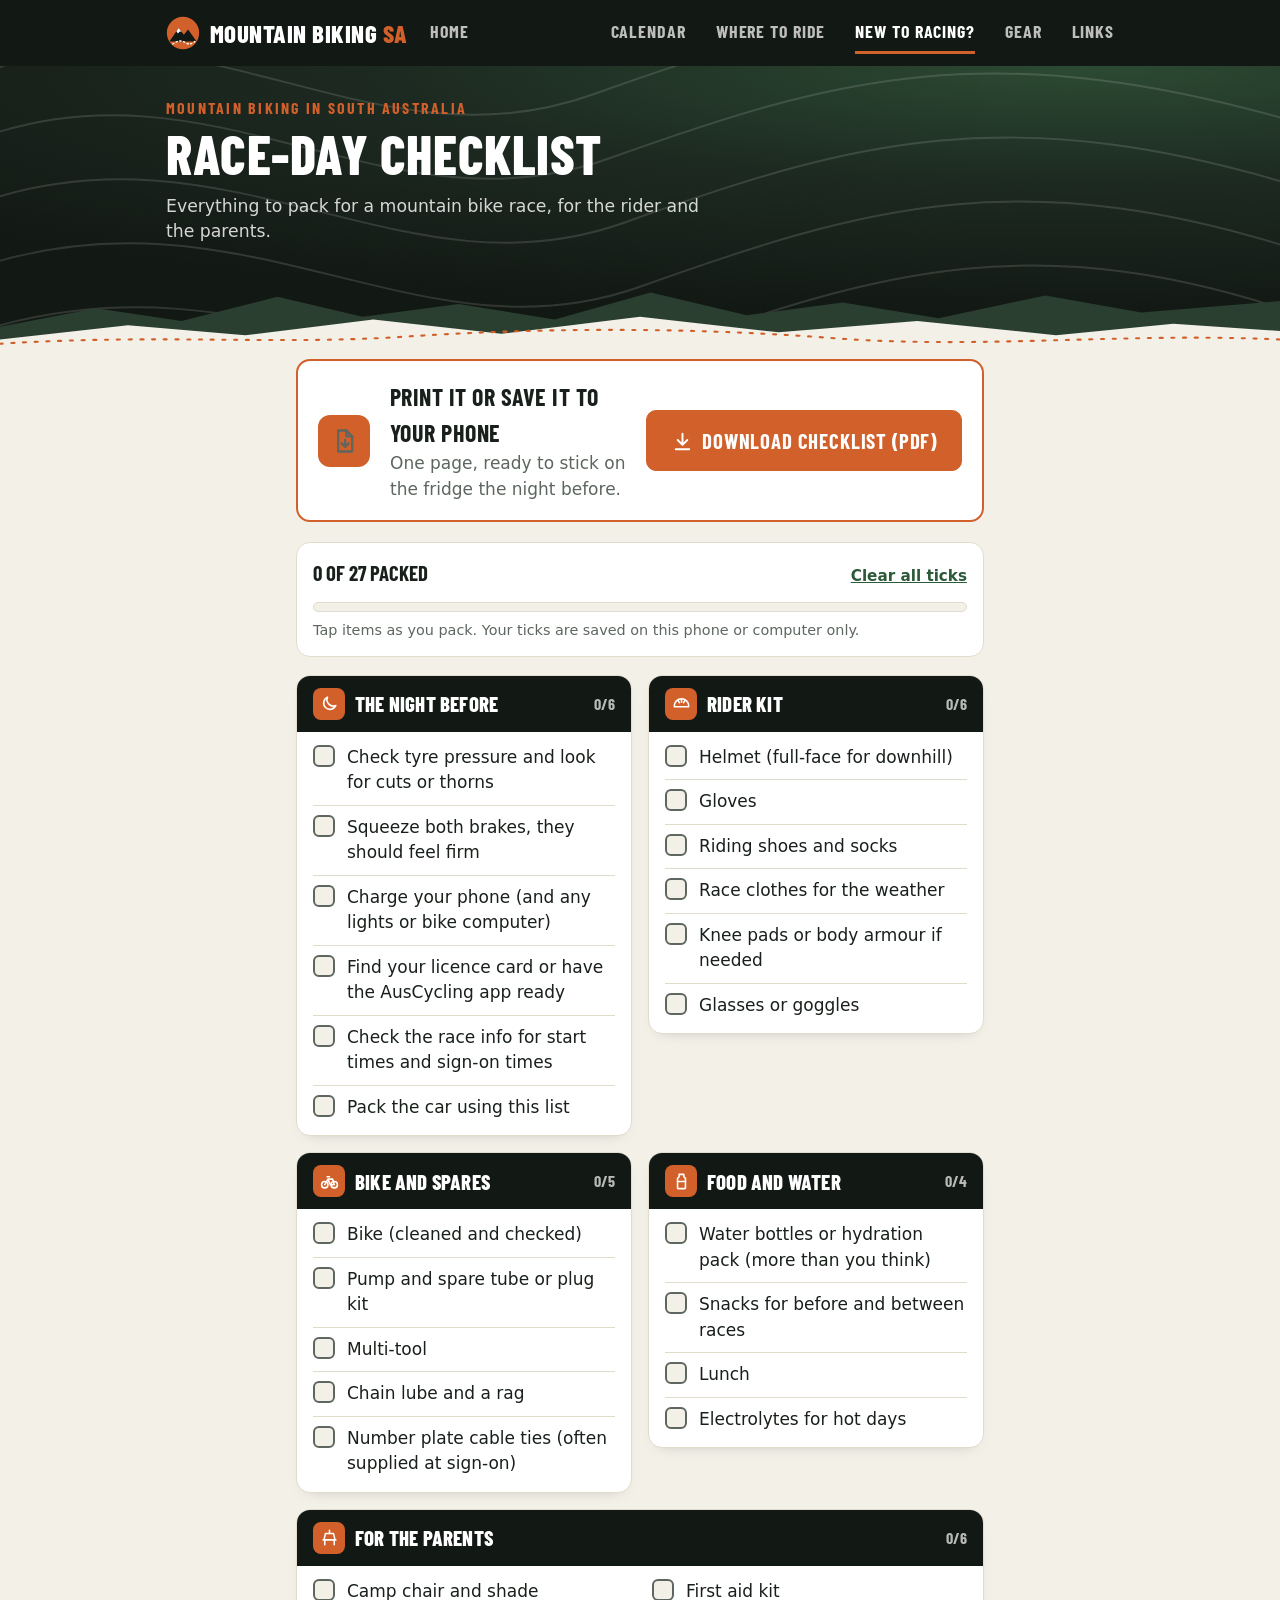
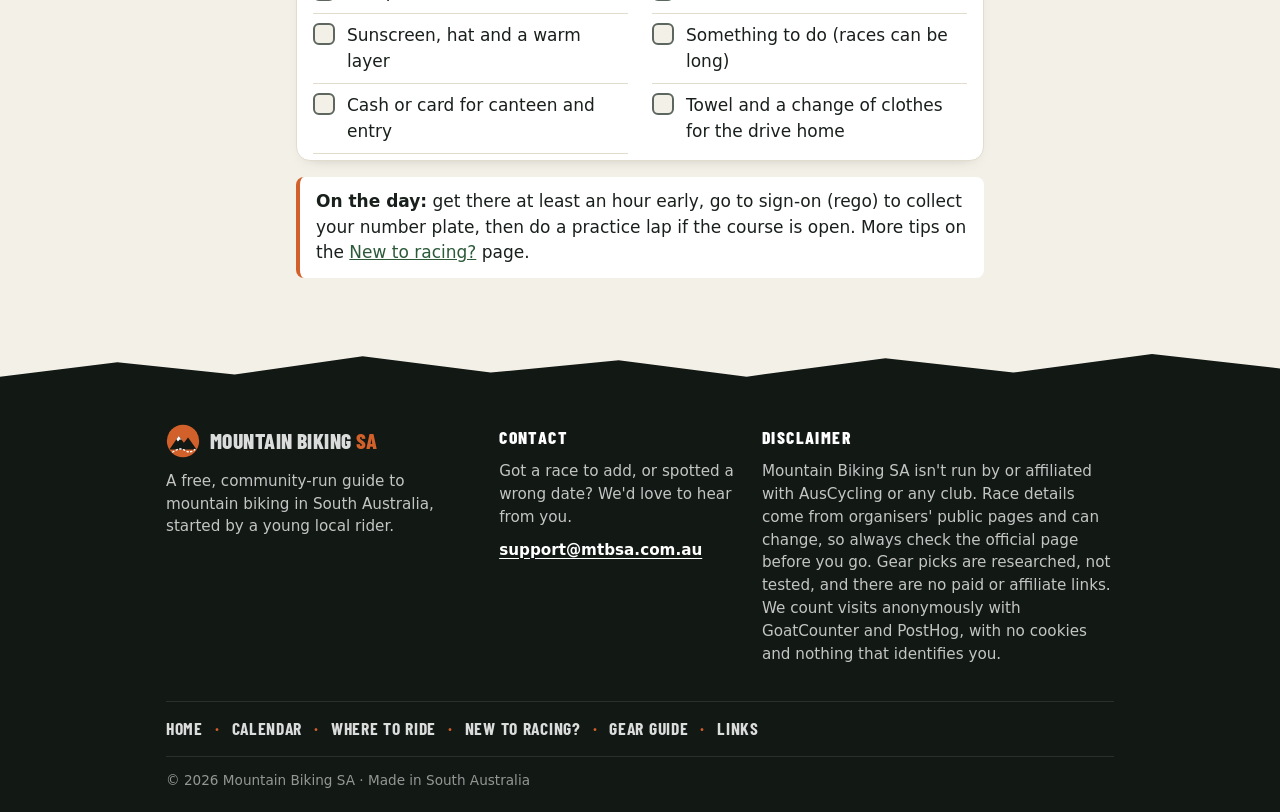
<file: race-day-checklist.html>
<!doctype html>
<html lang="en-AU">
<head>
  <meta charset="utf-8">
  <meta name="viewport" content="width=device-width, initial-scale=1">
  <title>MTB race-day checklist · Mountain Biking SA</title>
  <meta name="description" content="A printable race-day packing list for mountain bike racing in South Australia, for riders and parents.">
  <link rel="canonical" href="https://mtbsa.com.au/race-day-checklist">
  <meta property="og:type" content="website">
  <meta property="og:locale" content="en_AU">
  <meta property="og:site_name" content="Mountain Biking SA">
  <meta property="og:title" content="Race-day checklist · Mountain Biking SA">
  <meta property="og:description" content="A printable race-day packing list for mountain bike racing in South Australia, for riders and parents.">
  <meta property="og:url" content="https://mtbsa.com.au/race-day-checklist">
  <meta property="og:image" content="https://mtbsa.com.au/og-image.png">
  <meta property="og:image:width" content="1200">
  <meta property="og:image:height" content="630">
  <meta property="og:image:alt" content="Mountain Biking SA: Every SA race. One place.">
  <meta name="twitter:card" content="summary_large_image">
  <link rel="icon" href="favicon.svg" type="image/svg+xml">
  <link rel="icon" href="icons/favicon-32.png" sizes="32x32" type="image/png">
  <link rel="icon" href="icons/favicon-48.png" sizes="48x48" type="image/png">
  <link rel="icon" href="icons/icon-192.png" sizes="192x192" type="image/png">
  <link rel="apple-touch-icon" href="icons/apple-touch-icon.png">
  <link rel="manifest" href="site.webmanifest">
  <meta name="theme-color" content="#121814">
  <link rel="preconnect" href="https://fonts.googleapis.com">
  <link rel="preconnect" href="https://fonts.gstatic.com" crossorigin>
  <link href="https://fonts.googleapis.com/css2?family=Barlow+Condensed:wght@600;700;800&display=swap" rel="stylesheet">
  <link rel="stylesheet" href="style.css">
  <script type="application/ld+json">
  {
    "@context": "https://schema.org",
    "@type": "BreadcrumbList",
    "itemListElement": [
      { "@type": "ListItem", "position": 1, "name": "Mountain Biking SA", "item": "https://mtbsa.com.au/" },
      { "@type": "ListItem", "position": 2, "name": "Race-day checklist", "item": "https://mtbsa.com.au/race-day-checklist" }
    ]
  }
  </script>
</head>
<body>
  <header class="site-header">
    <div class="wrap bar">
      <div class="bar-left">
        <a class="brand" href="index.html" aria-label="Mountain Biking SA home"><svg viewBox="0 0 40 40" aria-hidden="true"><circle cx="20" cy="20" r="19" fill="#d2602a"/><path d="M4 30 L15 14 L21 22 L26 16 L36 30 Z" fill="#121814"/><path d="M15 14 L18.5 19 L16.5 18 L14 20.5 L12.3 18 Z" fill="#fff"/><path d="M8 33 Q16 27 22 31 T34 30" fill="none" stroke="#fff" stroke-width="1.6" stroke-dasharray="1.5 3" stroke-linecap="round"/></svg><span class="brand-long">Mountain Biking <b>SA</b></span><span class="brand-short">MTB <b>SA</b></span></a>
        <a class="home-link" href="index.html">Home</a>
      </div>
      <button class="menu-btn" type="button" aria-expanded="false" aria-controls="site-nav"><span class="menu-icon" aria-hidden="true"></span>Menu</button>
      <nav id="site-nav" aria-label="Main">
        <a class="nav-home" href="index.html">Home</a>
        <a href="calendar.html">Calendar</a>
        <a href="where-to-ride.html">Where to ride</a>
        <a href="new-to-racing.html" aria-current="page">New to racing?</a>
        <a href="gear.html">Gear</a>
        <a href="links.html">Links</a>
      </nav>
    </div>
  </header>

  <main>
    <div class="hero small">
      <svg class="topo" viewBox="0 0 800 400" preserveAspectRatio="xMidYMid slice" aria-hidden="true"><g fill="none" stroke="#fff" stroke-width="1.2"><path d="M-20 80 C120 20 220 140 360 90 S600 10 820 70"/><path d="M-20 120 C120 60 230 180 370 130 S610 50 820 110"/><path d="M-20 160 C130 100 240 220 380 170 S620 90 820 150"/><path d="M-20 200 C140 140 250 260 390 210 S630 130 820 190"/><path d="M-20 240 C150 180 260 300 400 250 S640 170 820 230"/><path d="M-20 280 C160 220 270 340 410 290 S650 210 820 270"/><ellipse cx="640" cy="80" rx="60" ry="26"/><ellipse cx="640" cy="80" rx="34" ry="13"/></g></svg>
      <div class="wrap">
        <p class="kicker">Mountain biking in South Australia</p>
        <h1>Race-day checklist</h1>
        <p class="sub">Everything to pack for a mountain bike race, for the rider and the parents.</p>
      </div>
      <svg class="ridge" viewBox="0 0 1200 90" preserveAspectRatio="none" aria-hidden="true"><path class="far" d="M0 60 L90 34 L170 52 L260 18 L340 46 L430 28 L520 50 L610 12 L700 44 L790 26 L880 48 L980 16 L1070 40 L1200 24 L1200 90 L0 90 Z"/><path class="near" d="M0 78 L120 58 L230 72 L350 50 L470 70 L600 46 L730 68 L860 52 L990 72 L1100 56 L1200 66 L1200 90 L0 90 Z"/><path class="trail" d="M0 84 C150 70 260 86 380 74 S640 60 780 76 S1050 68 1200 78"/></svg>
    </div>
    <div class="wrap content">

    <div class="download-box">
      <span class="db-icon" aria-hidden="true"><svg viewBox="0 0 24 24" fill="none" stroke="currentColor" stroke-width="2" stroke-linecap="round" stroke-linejoin="round"><path d="M7 3h7l5 5v13H7z"/><path d="M14 3v5h5M13 11v6M10 14l3 3 3-3"/></svg></span>
      <div class="db-text">
        <strong>Print it or save it to your phone</strong>
        <span>One page, ready to stick on the fridge the night before.</span>
      </div>
      <a class="btn btn-main btn-big ic-before ic-download" href="race-day-checklist.pdf" download>Download checklist (PDF)</a>
    </div>

    <div class="cl-progress no-print">
      <div class="cl-progress-top"><strong><span id="cl-done">0</span> of 27 packed</strong><button type="button" class="link-btn" id="cl-reset">Clear all ticks</button></div>
      <div class="cl-bar" aria-hidden="true"><span id="cl-fill"></span></div>
      <p class="cl-note">Tap items as you pack. Your ticks are saved on this phone or computer only.</p>
    </div>

    <div class="cl-grid">
      <section class="cl-group">
        <div class="cl-head"><span class="cl-icon" aria-hidden="true"><svg viewBox="0 0 24 24" fill="none" stroke="currentColor" stroke-width="2" stroke-linecap="round" stroke-linejoin="round"><path d="M20 14.5A8 8 0 0 1 9.5 4 8 8 0 1 0 20 14.5z"/></svg></span><h2>The night before</h2><span class="cl-count" aria-hidden="true">0/6</span></div>
        <ul class="cl">
          <li><label><input type="checkbox"><span>Check tyre pressure and look for cuts or thorns</span></label></li>
          <li><label><input type="checkbox"><span>Squeeze both brakes, they should feel firm</span></label></li>
          <li><label><input type="checkbox"><span>Charge your phone (and any lights or bike computer)</span></label></li>
          <li><label><input type="checkbox"><span>Find your licence card or have the AusCycling app ready</span></label></li>
          <li><label><input type="checkbox"><span>Check the race info for start times and sign-on times</span></label></li>
          <li><label><input type="checkbox"><span>Pack the car using this list</span></label></li>
        </ul>
      </section>
      <section class="cl-group">
        <div class="cl-head"><span class="cl-icon" aria-hidden="true"><svg viewBox="0 0 24 24" fill="none" stroke="currentColor" stroke-width="2" stroke-linecap="round" stroke-linejoin="round"><path d="M3 15a9 9 0 0 1 18 0v1H3z"/><path d="M12 6v4M7.5 8l2 3M16.5 8l-2 3"/></svg></span><h2>Rider kit</h2><span class="cl-count" aria-hidden="true">0/6</span></div>
        <ul class="cl">
          <li><label><input type="checkbox"><span>Helmet (full-face for downhill)</span></label></li>
          <li><label><input type="checkbox"><span>Gloves</span></label></li>
          <li><label><input type="checkbox"><span>Riding shoes and socks</span></label></li>
          <li><label><input type="checkbox"><span>Race clothes for the weather</span></label></li>
          <li><label><input type="checkbox"><span>Knee pads or body armour if needed</span></label></li>
          <li><label><input type="checkbox"><span>Glasses or goggles</span></label></li>
        </ul>
      </section>
      <section class="cl-group">
        <div class="cl-head"><span class="cl-icon" aria-hidden="true"><svg viewBox="0 0 24 24" fill="none" stroke="currentColor" stroke-width="2" stroke-linecap="round" stroke-linejoin="round"><circle cx="6" cy="16" r="4"/><circle cx="18" cy="16" r="4"/><path d="M6 16l4-7h6l2 7M10 9l3 7h3M12 6h-3"/></svg></span><h2>Bike and spares</h2><span class="cl-count" aria-hidden="true">0/5</span></div>
        <ul class="cl">
          <li><label><input type="checkbox"><span>Bike (cleaned and checked)</span></label></li>
          <li><label><input type="checkbox"><span>Pump and spare tube or plug kit</span></label></li>
          <li><label><input type="checkbox"><span>Multi-tool</span></label></li>
          <li><label><input type="checkbox"><span>Chain lube and a rag</span></label></li>
          <li><label><input type="checkbox"><span>Number plate cable ties (often supplied at sign-on)</span></label></li>
        </ul>
      </section>
      <section class="cl-group">
        <div class="cl-head"><span class="cl-icon" aria-hidden="true"><svg viewBox="0 0 24 24" fill="none" stroke="currentColor" stroke-width="2" stroke-linecap="round" stroke-linejoin="round"><path d="M9 3h6v3l2 2v12a1 1 0 0 1-1 1H8a1 1 0 0 1-1-1V8l2-2z"/><path d="M7 12h10"/></svg></span><h2>Food and water</h2><span class="cl-count" aria-hidden="true">0/4</span></div>
        <ul class="cl">
          <li><label><input type="checkbox"><span>Water bottles or hydration pack (more than you think)</span></label></li>
          <li><label><input type="checkbox"><span>Snacks for before and between races</span></label></li>
          <li><label><input type="checkbox"><span>Lunch</span></label></li>
          <li><label><input type="checkbox"><span>Electrolytes for hot days</span></label></li>
        </ul>
      </section>
      <section class="cl-group cl-wide">
        <div class="cl-head"><span class="cl-icon" aria-hidden="true"><svg viewBox="0 0 24 24" fill="none" stroke="currentColor" stroke-width="2" stroke-linecap="round" stroke-linejoin="round"><path d="M6 21v-6M18 21v-6M4 15h16M5 15l2-8h10l2 8"/><path d="M12 3v4"/></svg></span><h2>For the parents</h2><span class="cl-count" aria-hidden="true">0/6</span></div>
        <ul class="cl">
          <li><label><input type="checkbox"><span>Camp chair and shade</span></label></li>
          <li><label><input type="checkbox"><span>Sunscreen, hat and a warm layer</span></label></li>
          <li><label><input type="checkbox"><span>Cash or card for canteen and entry</span></label></li>
          <li><label><input type="checkbox"><span>First aid kit</span></label></li>
          <li><label><input type="checkbox"><span>Something to do (races can be long)</span></label></li>
          <li><label><input type="checkbox"><span>Towel and a change of clothes for the drive home</span></label></li>
        </ul>
      </section>
    </div>

    <div class="callout"><strong>On the day:</strong> get there at least an hour early, go to sign-on (rego) to collect your number plate, then do a practice lap if the course is open. More tips on the <a href="new-to-racing.html">New to racing?</a> page.</div>
    </div>
  </main>

  <footer class="site-footer">
    <div class="wrap foot-grid">
      <div class="foot-about">
        <a class="brand" href="index.html"><svg viewBox="0 0 40 40" aria-hidden="true"><circle cx="20" cy="20" r="19" fill="#d2602a"/><path d="M4 30 L15 14 L21 22 L26 16 L36 30 Z" fill="#121814"/><path d="M15 14 L18.5 19 L16.5 18 L14 20.5 L12.3 18 Z" fill="#fff"/><path d="M8 33 Q16 27 22 31 T34 30" fill="none" stroke="#fff" stroke-width="1.6" stroke-dasharray="1.5 3" stroke-linecap="round"/></svg><span>Mountain Biking <b>SA</b></span></a>
        <p>A free, community-run guide to mountain biking in South Australia, started by a young local rider.</p>
      </div>
      <div>
        <h2>Contact</h2>
        <p>Got a race to add, or spotted a wrong date? We'd love to hear from you.</p>
        <p><a class="contact-email" href="mailto:support@mtbsa.com.au">support@mtbsa.com.au</a></p>
      </div>
      <div class="foot-legal">
        <h2>Disclaimer</h2>
        <p>Mountain Biking SA isn't run by or affiliated with AusCycling or any club. Race details come from organisers' public pages and can change, so always check the official page before you go. Gear picks are researched, not tested, and there are no paid or affiliate links. We count visits anonymously with GoatCounter and PostHog, with no cookies and nothing that identifies you.</p>
      </div>
    </div>
    <nav class="wrap foot-links" aria-label="Footer">
      <a href="index.html">Home</a><span aria-hidden="true">·</span><a href="calendar.html">Calendar</a><span aria-hidden="true">·</span><a href="where-to-ride.html">Where to ride</a><span class="fl-cut" aria-hidden="true">·</span><a href="new-to-racing.html">New to racing?</a><span aria-hidden="true">·</span><a href="gear.html">Gear guide</a><span aria-hidden="true">·</span><a href="links.html">Links</a>
    </nav>
    <div class="wrap foot-bottom">© 2026 Mountain Biking SA · Made in South Australia</div>
  </footer>
  <script src="checklist.js"></script>
  <script src="nav.js"></script>
  <script data-goatcounter="https://mtbsa.goatcounter.com/count" async src="https://gc.zgo.at/count.js"></script>
  <script src="analytics.js"></script>
</body>
</html>
</file>
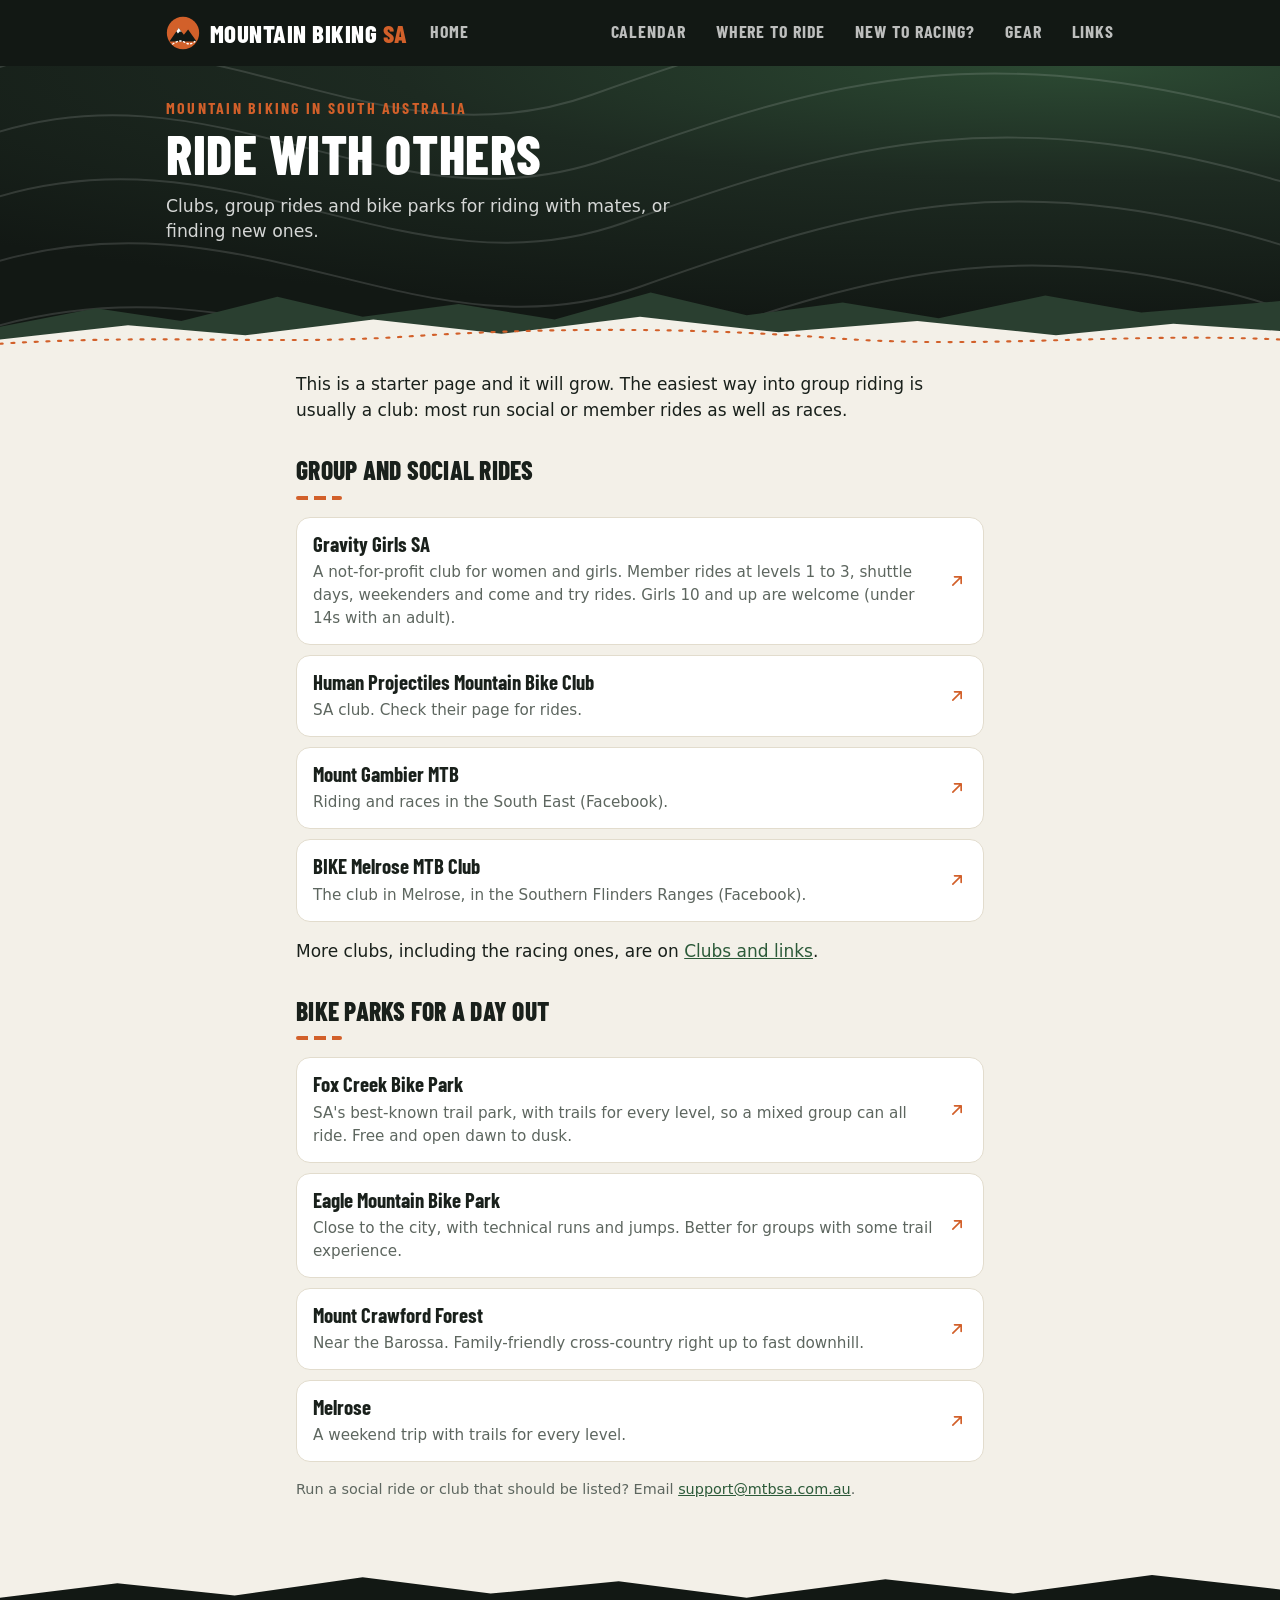
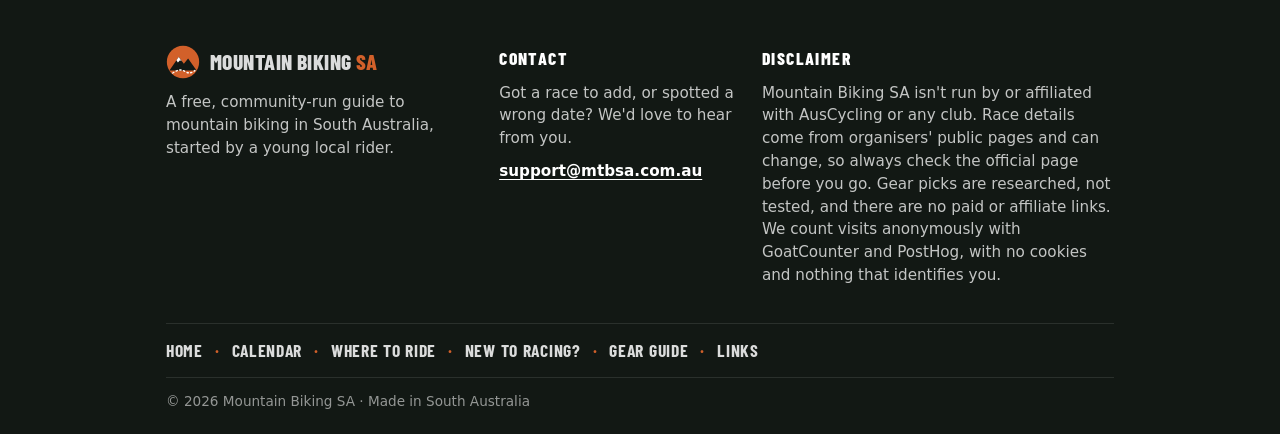
<file: ride-with-others.html>
<!doctype html>
<html lang="en-AU">
<head>
  <meta charset="utf-8">
  <meta name="viewport" content="width=device-width, initial-scale=1">
  <title>Group rides, clubs and bike parks in SA · Mountain Biking SA</title>
  <meta name="description" content="Find people to ride with in South Australia: mountain bike clubs, group and social rides, and bike parks that are good for a day out with mates.">
  <link rel="canonical" href="https://mtbsa.com.au/ride-with-others">
  <meta property="og:type" content="website">
  <meta property="og:locale" content="en_AU">
  <meta property="og:site_name" content="Mountain Biking SA">
  <meta property="og:title" content="Group rides and clubs · Mountain Biking SA">
  <meta property="og:description" content="SA mountain bike clubs, social rides and bike parks for riding with mates.">
  <meta property="og:url" content="https://mtbsa.com.au/ride-with-others">
  <meta property="og:image" content="https://mtbsa.com.au/og-image.png">
  <meta property="og:image:width" content="1200">
  <meta property="og:image:height" content="630">
  <meta property="og:image:alt" content="Mountain Biking SA: Every SA race. One place.">
  <meta name="twitter:card" content="summary_large_image">
  <link rel="icon" href="favicon.svg" type="image/svg+xml">
  <link rel="icon" href="icons/favicon-32.png" sizes="32x32" type="image/png">
  <link rel="icon" href="icons/favicon-48.png" sizes="48x48" type="image/png">
  <link rel="icon" href="icons/icon-192.png" sizes="192x192" type="image/png">
  <link rel="apple-touch-icon" href="icons/apple-touch-icon.png">
  <link rel="manifest" href="site.webmanifest">
  <meta name="theme-color" content="#121814">
  <link rel="preconnect" href="https://fonts.googleapis.com">
  <link rel="preconnect" href="https://fonts.gstatic.com" crossorigin>
  <link href="https://fonts.googleapis.com/css2?family=Barlow+Condensed:wght@600;700;800&display=swap" rel="stylesheet">
  <link rel="stylesheet" href="style.css">
  <script type="application/ld+json">
  {
    "@context": "https://schema.org",
    "@type": "BreadcrumbList",
    "itemListElement": [
      { "@type": "ListItem", "position": 1, "name": "Mountain Biking SA", "item": "https://mtbsa.com.au/" },
      { "@type": "ListItem", "position": 2, "name": "Ride with others", "item": "https://mtbsa.com.au/ride-with-others" }
    ]
  }
  </script>
</head>
<body>
  <header class="site-header">
    <div class="wrap bar">
      <div class="bar-left">
        <a class="brand" href="index.html" aria-label="Mountain Biking SA home"><svg viewBox="0 0 40 40" aria-hidden="true"><circle cx="20" cy="20" r="19" fill="#d2602a"/><path d="M4 30 L15 14 L21 22 L26 16 L36 30 Z" fill="#121814"/><path d="M15 14 L18.5 19 L16.5 18 L14 20.5 L12.3 18 Z" fill="#fff"/><path d="M8 33 Q16 27 22 31 T34 30" fill="none" stroke="#fff" stroke-width="1.6" stroke-dasharray="1.5 3" stroke-linecap="round"/></svg><span class="brand-long">Mountain Biking <b>SA</b></span><span class="brand-short">MTB <b>SA</b></span></a>
        <a class="home-link" href="index.html">Home</a>
      </div>
      <button class="menu-btn" type="button" aria-expanded="false" aria-controls="site-nav"><span class="menu-icon" aria-hidden="true"></span>Menu</button>
      <nav id="site-nav" aria-label="Main">
        <a class="nav-home" href="index.html">Home</a>
        <a href="calendar.html">Calendar</a>
        <a href="where-to-ride.html">Where to ride</a>
        <a href="new-to-racing.html">New to racing?</a>
        <a href="gear.html">Gear</a>
        <a href="links.html">Links</a>
      </nav>
    </div>
  </header>

  <main>
    <div class="hero small">
      <svg class="topo" viewBox="0 0 800 400" preserveAspectRatio="xMidYMid slice" aria-hidden="true"><g fill="none" stroke="#fff" stroke-width="1.2"><path d="M-20 80 C120 20 220 140 360 90 S600 10 820 70"/><path d="M-20 120 C120 60 230 180 370 130 S610 50 820 110"/><path d="M-20 160 C130 100 240 220 380 170 S620 90 820 150"/><path d="M-20 200 C140 140 250 260 390 210 S630 130 820 190"/><path d="M-20 240 C150 180 260 300 400 250 S640 170 820 230"/><path d="M-20 280 C160 220 270 340 410 290 S650 210 820 270"/><ellipse cx="640" cy="80" rx="60" ry="26"/><ellipse cx="640" cy="80" rx="34" ry="13"/></g></svg>
      <div class="wrap">
        <p class="kicker">Mountain biking in South Australia</p>
        <h1>Ride with others</h1>
        <p class="sub">Clubs, group rides and bike parks for riding with mates, or finding new ones.</p>
      </div>
      <svg class="ridge" viewBox="0 0 1200 90" preserveAspectRatio="none" aria-hidden="true"><path class="far" d="M0 60 L90 34 L170 52 L260 18 L340 46 L430 28 L520 50 L610 12 L700 44 L790 26 L880 48 L980 16 L1070 40 L1200 24 L1200 90 L0 90 Z"/><path class="near" d="M0 78 L120 58 L230 72 L350 50 L470 70 L600 46 L730 68 L860 52 L990 72 L1100 56 L1200 66 L1200 90 L0 90 Z"/><path class="trail" d="M0 84 C150 70 260 86 380 74 S640 60 780 76 S1050 68 1200 78"/></svg>
    </div>
    <div class="wrap content">

    <p>This is a starter page and it will grow. The easiest way into group riding is usually a club: most run social or member rides as well as races.</p>

    <h2>Group and social rides</h2>
    <ul class="link-list">
      <li><a href="https://www.gravitygirlssa.com.au/rides-events" target="_blank" rel="noopener">Gravity Girls SA</a><span>A not-for-profit club for women and girls. Member rides at levels 1 to 3, shuttle days, weekenders and come and try rides. Girls 10 and up are welcome (under 14s with an adult).</span></li>
      <li><a href="https://www.trailforks.com/directory/8907/" target="_blank" rel="noopener">Human Projectiles Mountain Bike Club</a><span>SA club. Check their page for rides.</span></li>
      <li><a href="https://www.facebook.com/p/Mount-Gambier-MTB-100076058558969/" target="_blank" rel="noopener">Mount Gambier MTB</a><span>Riding and races in the South East (Facebook).</span></li>
      <li><a href="https://www.facebook.com/bikemelrose/" target="_blank" rel="noopener">BIKE Melrose MTB Club</a><span>The club in Melrose, in the Southern Flinders Ranges (Facebook).</span></li>
    </ul>
    <p>More clubs, including the racing ones, are on <a href="links.html">Clubs and links</a>.</p>

    <h2>Bike parks for a day out</h2>
    <ul class="link-list">
      <li><a href="https://www.google.com/maps/search/?api=1&amp;query=Fox+Creek+Bike+Park+Cudlee+Creek" target="_blank" rel="noopener">Fox Creek Bike Park</a><span>SA's best-known trail park, with trails for every level, so a mixed group can all ride. Free and open dawn to dusk.</span></li>
      <li><a href="https://www.google.com/maps/search/?api=1&amp;query=Eagle+Mountain+Bike+Park+Leawood+Gardens" target="_blank" rel="noopener">Eagle Mountain Bike Park</a><span>Close to the city, with technical runs and jumps. Better for groups with some trail experience.</span></li>
      <li><a href="https://www.google.com/maps/search/?api=1&amp;query=Mount+Crawford+Forest" target="_blank" rel="noopener">Mount Crawford Forest</a><span>Near the Barossa. Family-friendly cross-country right up to fast downhill.</span></li>
      <li><a href="https://www.google.com/maps/search/?api=1&amp;query=Melrose+South+Australia" target="_blank" rel="noopener">Melrose</a><span>A weekend trip with trails for every level.</span></li>
    </ul>

    <p class="muted small">Run a social ride or club that should be listed? Email <a href="mailto:support@mtbsa.com.au">support@mtbsa.com.au</a>.</p>
    </div>
  </main>

  <footer class="site-footer">
    <div class="wrap foot-grid">
      <div class="foot-about">
        <a class="brand" href="index.html"><svg viewBox="0 0 40 40" aria-hidden="true"><circle cx="20" cy="20" r="19" fill="#d2602a"/><path d="M4 30 L15 14 L21 22 L26 16 L36 30 Z" fill="#121814"/><path d="M15 14 L18.5 19 L16.5 18 L14 20.5 L12.3 18 Z" fill="#fff"/><path d="M8 33 Q16 27 22 31 T34 30" fill="none" stroke="#fff" stroke-width="1.6" stroke-dasharray="1.5 3" stroke-linecap="round"/></svg><span>Mountain Biking <b>SA</b></span></a>
        <p>A free, community-run guide to mountain biking in South Australia, started by a young local rider.</p>
      </div>
      <div>
        <h2>Contact</h2>
        <p>Got a race to add, or spotted a wrong date? We'd love to hear from you.</p>
        <p><a class="contact-email" href="mailto:support@mtbsa.com.au">support@mtbsa.com.au</a></p>
      </div>
      <div class="foot-legal">
        <h2>Disclaimer</h2>
        <p>Mountain Biking SA isn't run by or affiliated with AusCycling or any club. Race details come from organisers' public pages and can change, so always check the official page before you go. Gear picks are researched, not tested, and there are no paid or affiliate links. We count visits anonymously with GoatCounter and PostHog, with no cookies and nothing that identifies you.</p>
      </div>
    </div>
    <nav class="wrap foot-links" aria-label="Footer">
      <a href="index.html">Home</a><span aria-hidden="true">·</span><a href="calendar.html">Calendar</a><span aria-hidden="true">·</span><a href="where-to-ride.html">Where to ride</a><span class="fl-cut" aria-hidden="true">·</span><a href="new-to-racing.html">New to racing?</a><span aria-hidden="true">·</span><a href="gear.html">Gear guide</a><span aria-hidden="true">·</span><a href="links.html">Links</a>
    </nav>
    <div class="wrap foot-bottom">© 2026 Mountain Biking SA · Made in South Australia</div>
  </footer>
  <script src="nav.js"></script>
  <script data-goatcounter="https://mtbsa.goatcounter.com/count" async src="https://gc.zgo.at/count.js"></script>
  <script src="analytics.js"></script>
</body>
</html>
</file>
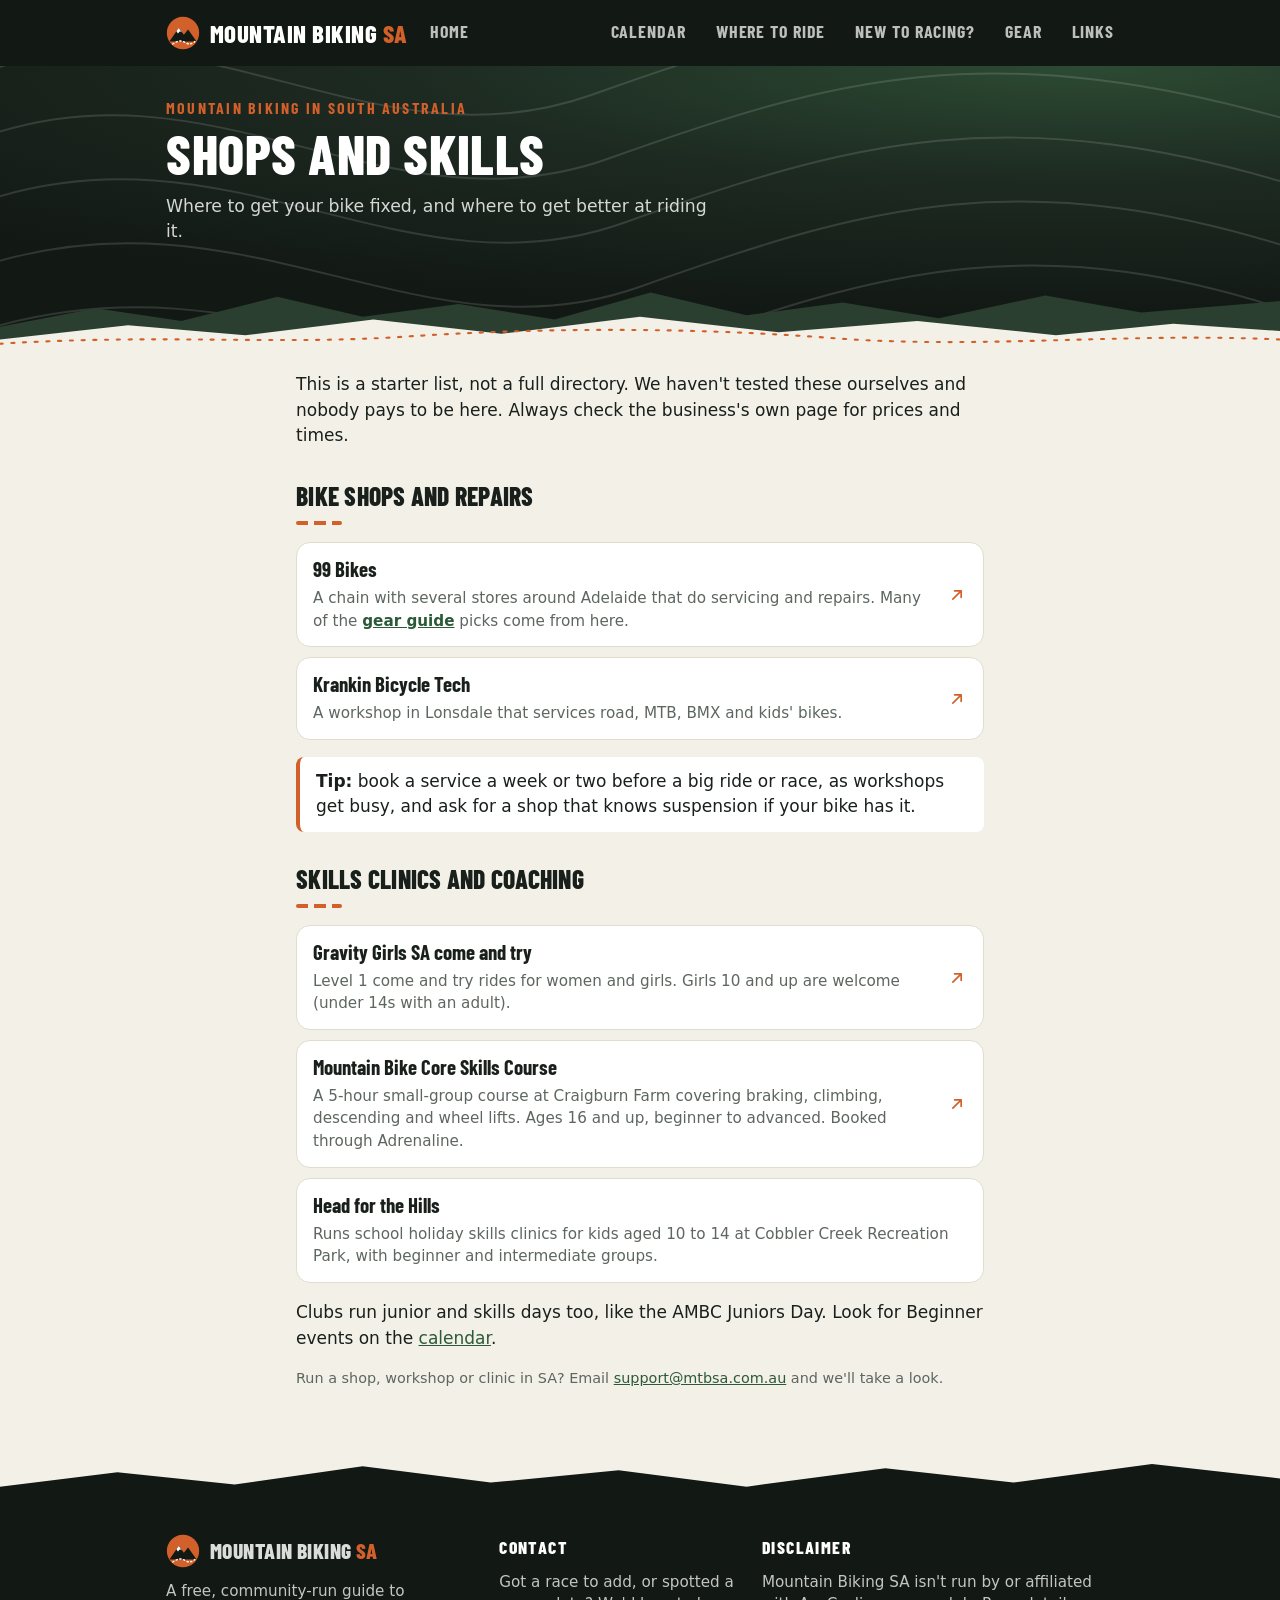
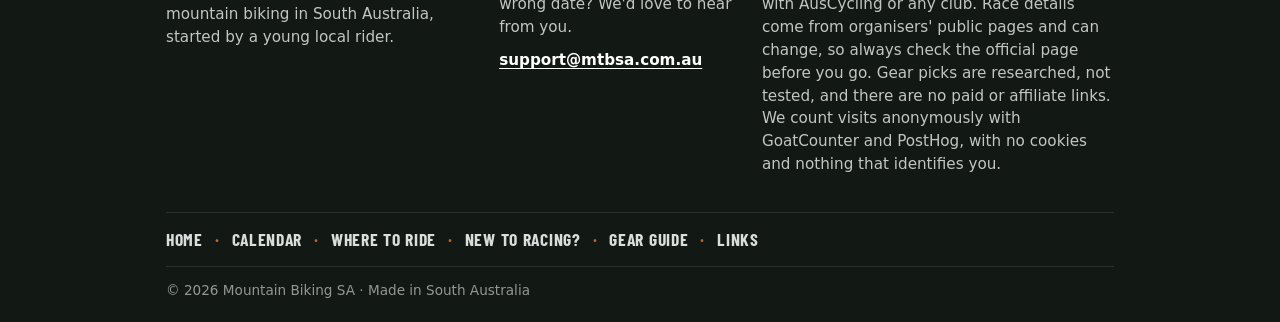
<file: shops-and-skills.html>
<!doctype html>
<html lang="en-AU">
<head>
  <meta charset="utf-8">
  <meta name="viewport" content="width=device-width, initial-scale=1">
  <title>SA bike shops, repairs and skills clinics · Mountain Biking SA</title>
  <meta name="description" content="Where to get your mountain bike serviced in South Australia, plus skills clinics and coaching for kids, women and adults.">
  <link rel="canonical" href="https://mtbsa.com.au/shops-and-skills">
  <meta property="og:type" content="website">
  <meta property="og:locale" content="en_AU">
  <meta property="og:site_name" content="Mountain Biking SA">
  <meta property="og:title" content="Bike shops and skills clinics · Mountain Biking SA">
  <meta property="og:description" content="SA bike shops, repairs and MTB skills clinics.">
  <meta property="og:url" content="https://mtbsa.com.au/shops-and-skills">
  <meta property="og:image" content="https://mtbsa.com.au/og-image.png">
  <meta property="og:image:width" content="1200">
  <meta property="og:image:height" content="630">
  <meta property="og:image:alt" content="Mountain Biking SA: Every SA race. One place.">
  <meta name="twitter:card" content="summary_large_image">
  <link rel="icon" href="favicon.svg" type="image/svg+xml">
  <link rel="icon" href="icons/favicon-32.png" sizes="32x32" type="image/png">
  <link rel="icon" href="icons/favicon-48.png" sizes="48x48" type="image/png">
  <link rel="icon" href="icons/icon-192.png" sizes="192x192" type="image/png">
  <link rel="apple-touch-icon" href="icons/apple-touch-icon.png">
  <link rel="manifest" href="site.webmanifest">
  <meta name="theme-color" content="#121814">
  <link rel="preconnect" href="https://fonts.googleapis.com">
  <link rel="preconnect" href="https://fonts.gstatic.com" crossorigin>
  <link href="https://fonts.googleapis.com/css2?family=Barlow+Condensed:wght@600;700;800&display=swap" rel="stylesheet">
  <link rel="stylesheet" href="style.css">
  <script type="application/ld+json">
  {
    "@context": "https://schema.org",
    "@type": "BreadcrumbList",
    "itemListElement": [
      { "@type": "ListItem", "position": 1, "name": "Mountain Biking SA", "item": "https://mtbsa.com.au/" },
      { "@type": "ListItem", "position": 2, "name": "Shops and skills", "item": "https://mtbsa.com.au/shops-and-skills" }
    ]
  }
  </script>
</head>
<body>
  <header class="site-header">
    <div class="wrap bar">
      <div class="bar-left">
        <a class="brand" href="index.html" aria-label="Mountain Biking SA home"><svg viewBox="0 0 40 40" aria-hidden="true"><circle cx="20" cy="20" r="19" fill="#d2602a"/><path d="M4 30 L15 14 L21 22 L26 16 L36 30 Z" fill="#121814"/><path d="M15 14 L18.5 19 L16.5 18 L14 20.5 L12.3 18 Z" fill="#fff"/><path d="M8 33 Q16 27 22 31 T34 30" fill="none" stroke="#fff" stroke-width="1.6" stroke-dasharray="1.5 3" stroke-linecap="round"/></svg><span class="brand-long">Mountain Biking <b>SA</b></span><span class="brand-short">MTB <b>SA</b></span></a>
        <a class="home-link" href="index.html">Home</a>
      </div>
      <button class="menu-btn" type="button" aria-expanded="false" aria-controls="site-nav"><span class="menu-icon" aria-hidden="true"></span>Menu</button>
      <nav id="site-nav" aria-label="Main">
        <a class="nav-home" href="index.html">Home</a>
        <a href="calendar.html">Calendar</a>
        <a href="where-to-ride.html">Where to ride</a>
        <a href="new-to-racing.html">New to racing?</a>
        <a href="gear.html">Gear</a>
        <a href="links.html">Links</a>
      </nav>
    </div>
  </header>

  <main>
    <div class="hero small">
      <svg class="topo" viewBox="0 0 800 400" preserveAspectRatio="xMidYMid slice" aria-hidden="true"><g fill="none" stroke="#fff" stroke-width="1.2"><path d="M-20 80 C120 20 220 140 360 90 S600 10 820 70"/><path d="M-20 120 C120 60 230 180 370 130 S610 50 820 110"/><path d="M-20 160 C130 100 240 220 380 170 S620 90 820 150"/><path d="M-20 200 C140 140 250 260 390 210 S630 130 820 190"/><path d="M-20 240 C150 180 260 300 400 250 S640 170 820 230"/><path d="M-20 280 C160 220 270 340 410 290 S650 210 820 270"/><ellipse cx="640" cy="80" rx="60" ry="26"/><ellipse cx="640" cy="80" rx="34" ry="13"/></g></svg>
      <div class="wrap">
        <p class="kicker">Mountain biking in South Australia</p>
        <h1>Shops and skills</h1>
        <p class="sub">Where to get your bike fixed, and where to get better at riding it.</p>
      </div>
      <svg class="ridge" viewBox="0 0 1200 90" preserveAspectRatio="none" aria-hidden="true"><path class="far" d="M0 60 L90 34 L170 52 L260 18 L340 46 L430 28 L520 50 L610 12 L700 44 L790 26 L880 48 L980 16 L1070 40 L1200 24 L1200 90 L0 90 Z"/><path class="near" d="M0 78 L120 58 L230 72 L350 50 L470 70 L600 46 L730 68 L860 52 L990 72 L1100 56 L1200 66 L1200 90 L0 90 Z"/><path class="trail" d="M0 84 C150 70 260 86 380 74 S640 60 780 76 S1050 68 1200 78"/></svg>
    </div>
    <div class="wrap content">

    <p>This is a starter list, not a full directory. We haven't tested these ourselves and nobody pays to be here. Always check the business's own page for prices and times.</p>

    <h2>Bike shops and repairs</h2>
    <ul class="link-list">
      <li><a href="https://99bikes.com.au/" target="_blank" rel="noopener">99 Bikes</a><span>A chain with several stores around Adelaide that do servicing and repairs. Many of the <a href="gear.html">gear guide</a> picks come from here.</span></li>
      <li><a href="https://www.trailforks.com/directory/14520" target="_blank" rel="noopener">Krankin Bicycle Tech</a><span>A workshop in Lonsdale that services road, MTB, BMX and kids' bikes.</span></li>
    </ul>
    <div class="callout"><strong>Tip:</strong> book a service a week or two before a big ride or race, as workshops get busy, and ask for a shop that knows suspension if your bike has it.</div>

    <h2>Skills clinics and coaching</h2>
    <ul class="link-list">
      <li><a href="https://www.gravitygirlssa.com.au/rides-events" target="_blank" rel="noopener">Gravity Girls SA come and try</a><span>Level 1 come and try rides for women and girls. Girls 10 and up are welcome (under 14s with an adult).</span></li>
      <li><a href="https://www.adrenaline.com.au/en/adelaide/mountain-biking-adelaide-mountain-bike-core-skills-course-" target="_blank" rel="noopener">Mountain Bike Core Skills Course</a><span>A 5-hour small-group course at Craigburn Farm covering braking, climbing, descending and wheel lifts. Ages 16 and up, beginner to advanced. Booked through Adrenaline.</span></li>
      <li class="no-link"><strong>Head for the Hills</strong><span>Runs school holiday skills clinics for kids aged 10 to 14 at Cobbler Creek Recreation Park, with beginner and intermediate groups.</span></li>
    </ul>
    <p>Clubs run junior and skills days too, like the AMBC Juniors Day. Look for Beginner events on the <a href="calendar.html">calendar</a>.</p>

    <p class="muted small">Run a shop, workshop or clinic in SA? Email <a href="mailto:support@mtbsa.com.au">support@mtbsa.com.au</a> and we'll take a look.</p>
    </div>
  </main>

  <footer class="site-footer">
    <div class="wrap foot-grid">
      <div class="foot-about">
        <a class="brand" href="index.html"><svg viewBox="0 0 40 40" aria-hidden="true"><circle cx="20" cy="20" r="19" fill="#d2602a"/><path d="M4 30 L15 14 L21 22 L26 16 L36 30 Z" fill="#121814"/><path d="M15 14 L18.5 19 L16.5 18 L14 20.5 L12.3 18 Z" fill="#fff"/><path d="M8 33 Q16 27 22 31 T34 30" fill="none" stroke="#fff" stroke-width="1.6" stroke-dasharray="1.5 3" stroke-linecap="round"/></svg><span>Mountain Biking <b>SA</b></span></a>
        <p>A free, community-run guide to mountain biking in South Australia, started by a young local rider.</p>
      </div>
      <div>
        <h2>Contact</h2>
        <p>Got a race to add, or spotted a wrong date? We'd love to hear from you.</p>
        <p><a class="contact-email" href="mailto:support@mtbsa.com.au">support@mtbsa.com.au</a></p>
      </div>
      <div class="foot-legal">
        <h2>Disclaimer</h2>
        <p>Mountain Biking SA isn't run by or affiliated with AusCycling or any club. Race details come from organisers' public pages and can change, so always check the official page before you go. Gear picks are researched, not tested, and there are no paid or affiliate links. We count visits anonymously with GoatCounter and PostHog, with no cookies and nothing that identifies you.</p>
      </div>
    </div>
    <nav class="wrap foot-links" aria-label="Footer">
      <a href="index.html">Home</a><span aria-hidden="true">·</span><a href="calendar.html">Calendar</a><span aria-hidden="true">·</span><a href="where-to-ride.html">Where to ride</a><span class="fl-cut" aria-hidden="true">·</span><a href="new-to-racing.html">New to racing?</a><span aria-hidden="true">·</span><a href="gear.html">Gear guide</a><span aria-hidden="true">·</span><a href="links.html">Links</a>
    </nav>
    <div class="wrap foot-bottom">© 2026 Mountain Biking SA · Made in South Australia</div>
  </footer>
  <script src="nav.js"></script>
  <script data-goatcounter="https://mtbsa.goatcounter.com/count" async src="https://gc.zgo.at/count.js"></script>
  <script src="analytics.js"></script>
</body>
</html>
</file>
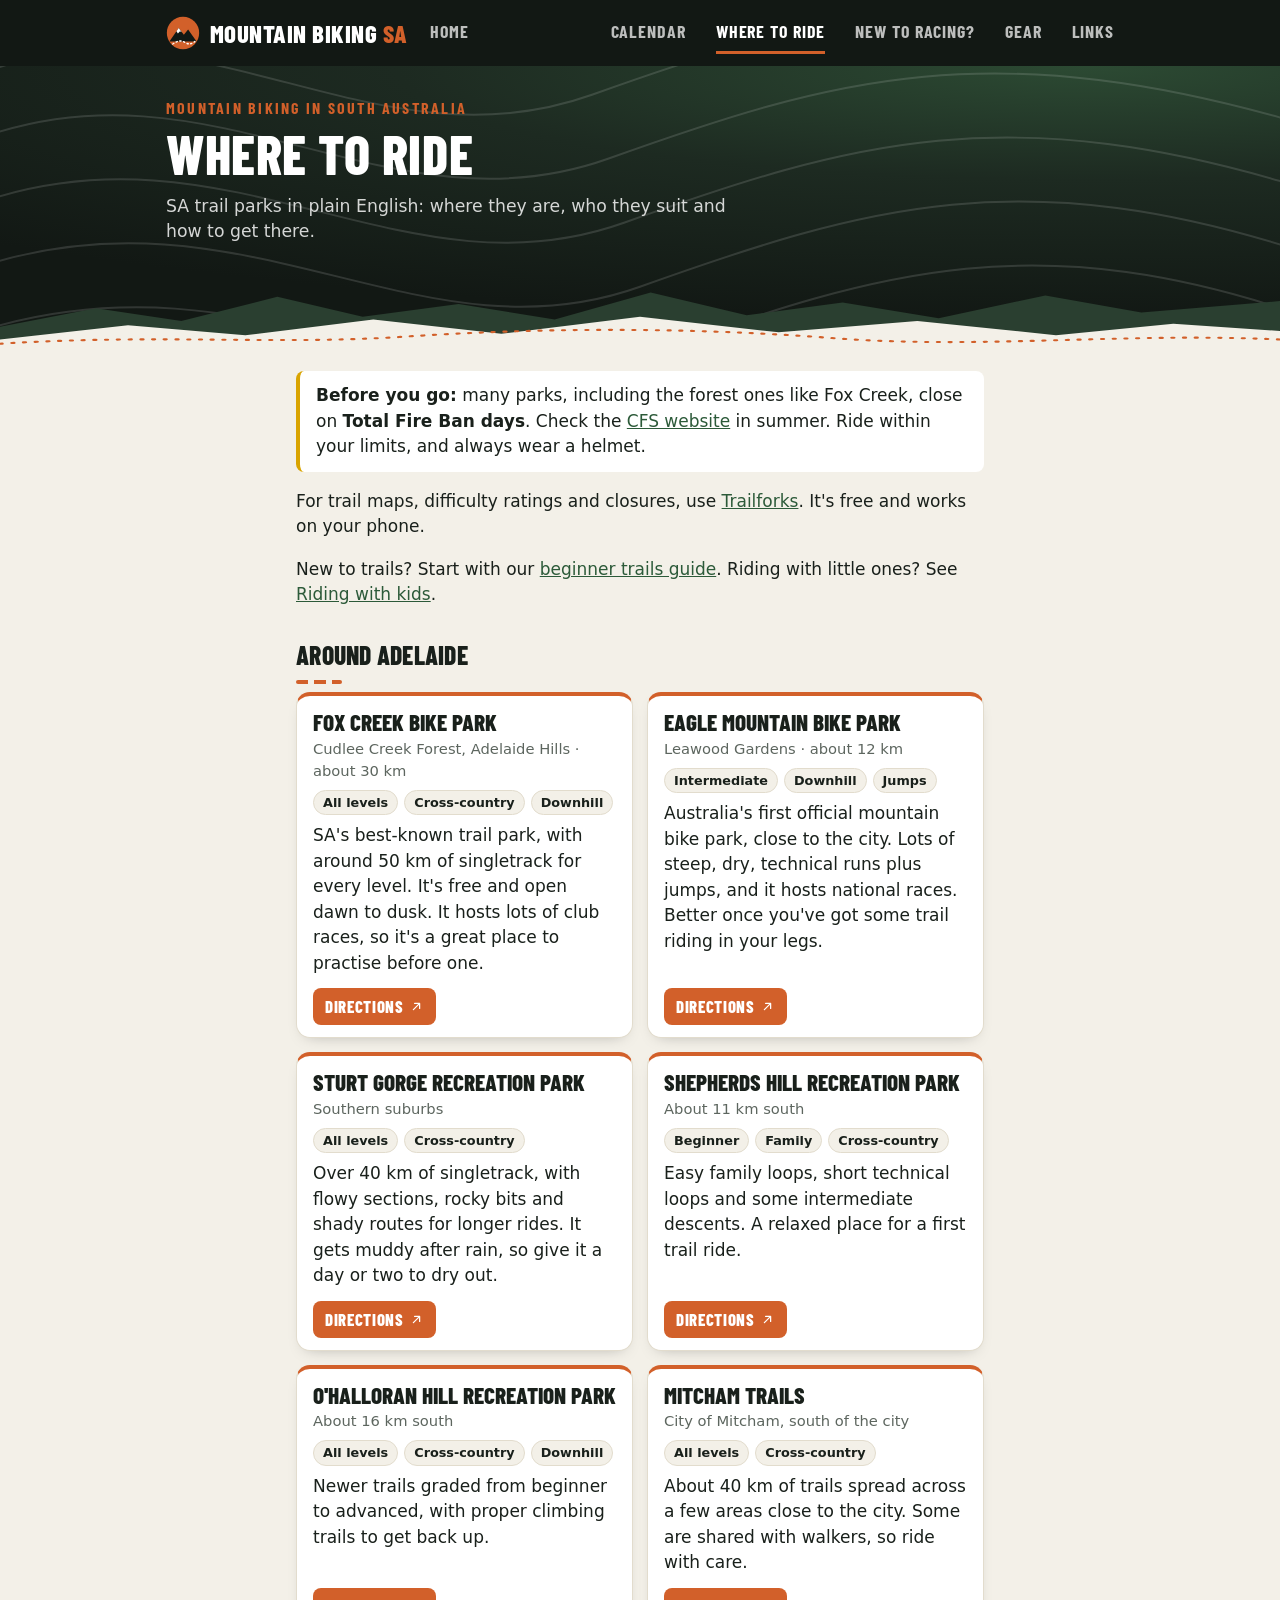
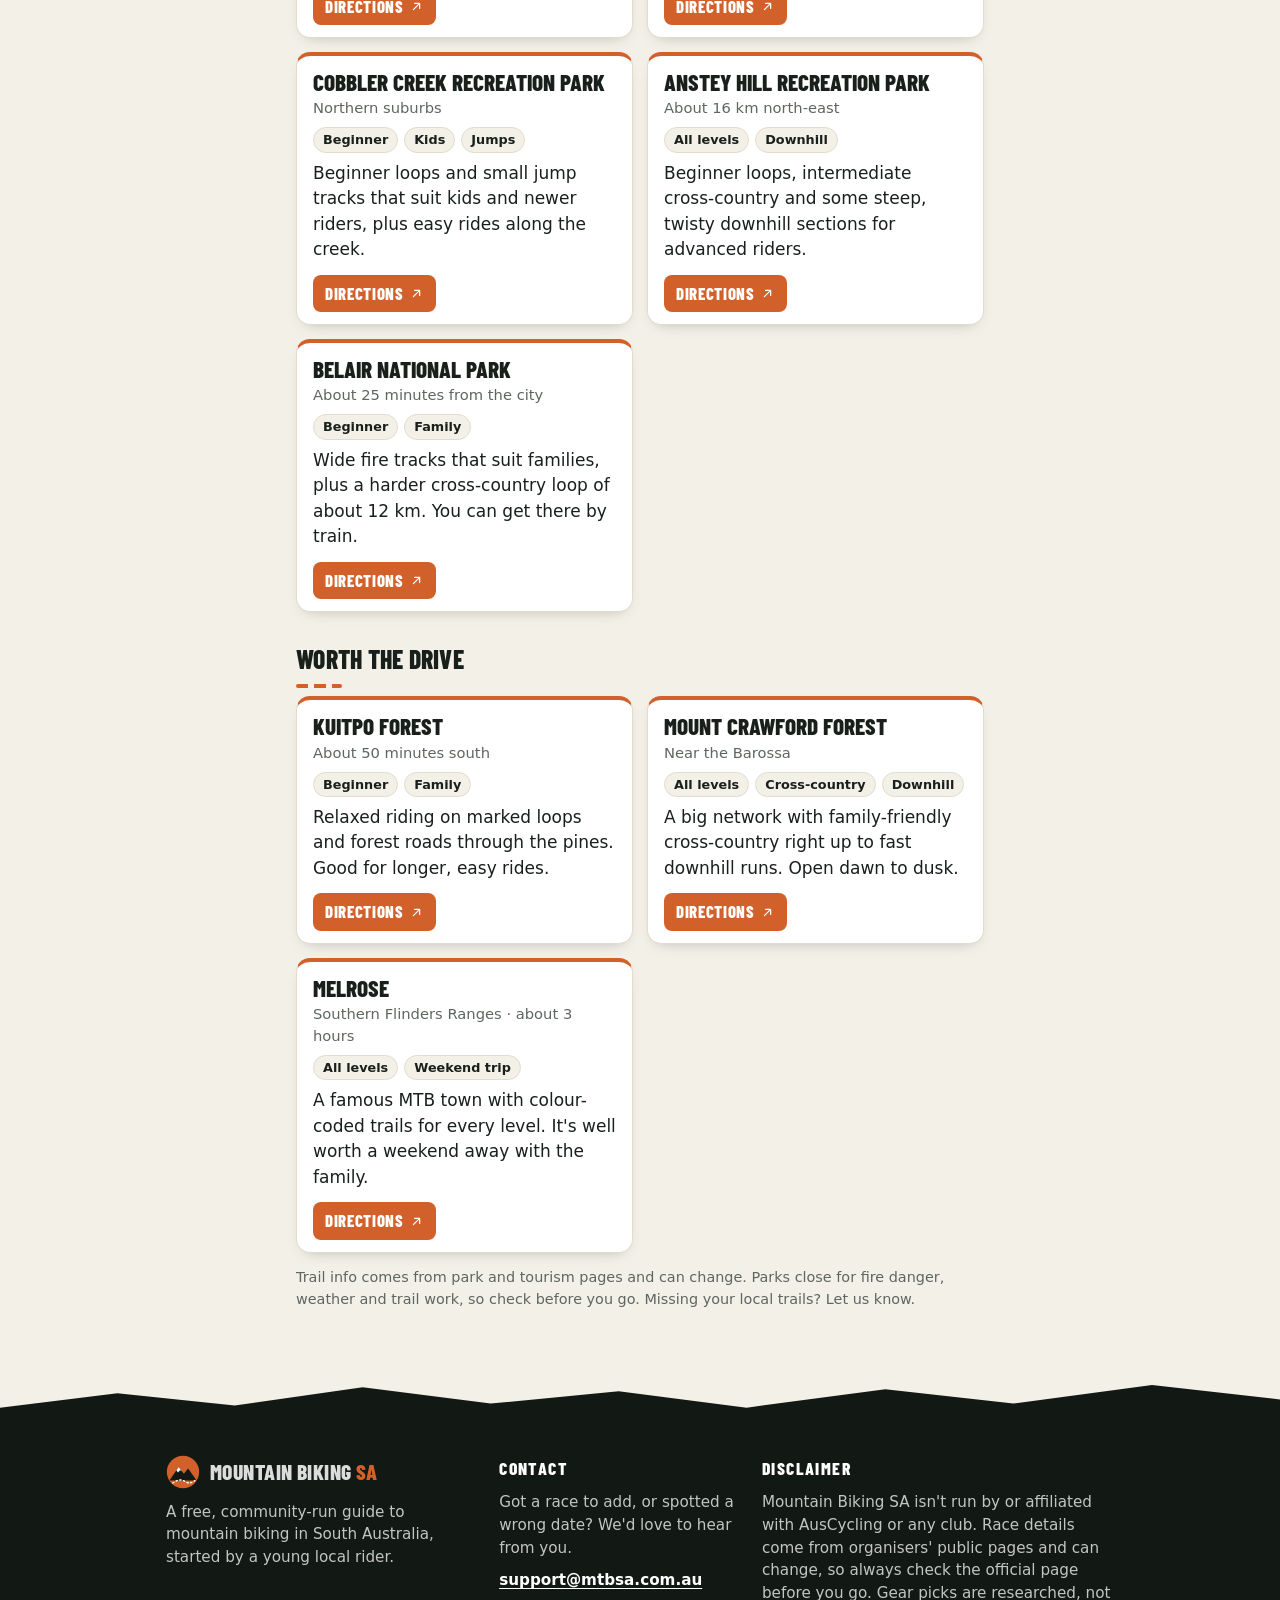
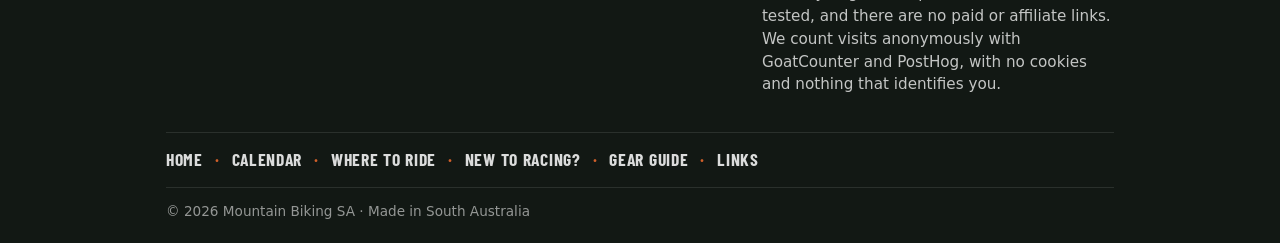
<file: where-to-ride.html>
<!doctype html>
<html lang="en-AU">
<head>
  <meta charset="utf-8">
  <meta name="viewport" content="width=device-width, initial-scale=1">
  <title>Where to go mountain biking in Adelaide and South Australia · Mountain Biking SA</title>
  <meta name="description" content="The best places to ride a mountain bike in and around Adelaide and South Australia, in plain English, with directions.">
  <link rel="canonical" href="https://mtbsa.com.au/where-to-ride">
  <meta property="og:type" content="website">
  <meta property="og:locale" content="en_AU">
  <meta property="og:site_name" content="Mountain Biking SA">
  <meta property="og:title" content="Where to ride · Mountain Biking SA">
  <meta property="og:description" content="The best places to ride a mountain bike in and around Adelaide and South Australia, in plain English.">
  <meta property="og:url" content="https://mtbsa.com.au/where-to-ride">
  <meta property="og:image" content="https://mtbsa.com.au/og-image.png">
  <meta property="og:image:width" content="1200">
  <meta property="og:image:height" content="630">
  <meta property="og:image:alt" content="Mountain Biking SA: Every SA race. One place.">
  <meta name="twitter:card" content="summary_large_image">
  <link rel="icon" href="favicon.svg" type="image/svg+xml">
  <link rel="icon" href="icons/favicon-32.png" sizes="32x32" type="image/png">
  <link rel="icon" href="icons/favicon-48.png" sizes="48x48" type="image/png">
  <link rel="icon" href="icons/icon-192.png" sizes="192x192" type="image/png">
  <link rel="apple-touch-icon" href="icons/apple-touch-icon.png">
  <link rel="manifest" href="site.webmanifest">
  <meta name="theme-color" content="#121814">
  <link rel="preconnect" href="https://fonts.googleapis.com">
  <link rel="preconnect" href="https://fonts.gstatic.com" crossorigin>
  <link href="https://fonts.googleapis.com/css2?family=Barlow+Condensed:wght@600;700;800&display=swap" rel="stylesheet">
  <link rel="stylesheet" href="style.css">
  <script type="application/ld+json">
  {
    "@context": "https://schema.org",
    "@type": "BreadcrumbList",
    "itemListElement": [
      { "@type": "ListItem", "position": 1, "name": "Mountain Biking SA", "item": "https://mtbsa.com.au/" },
      { "@type": "ListItem", "position": 2, "name": "Where to ride", "item": "https://mtbsa.com.au/where-to-ride" }
    ]
  }
  </script>
</head>
<body>
  <header class="site-header">
    <div class="wrap bar">
      <div class="bar-left">
        <a class="brand" href="index.html" aria-label="Mountain Biking SA home"><svg viewBox="0 0 40 40" aria-hidden="true"><circle cx="20" cy="20" r="19" fill="#d2602a"/><path d="M4 30 L15 14 L21 22 L26 16 L36 30 Z" fill="#121814"/><path d="M15 14 L18.5 19 L16.5 18 L14 20.5 L12.3 18 Z" fill="#fff"/><path d="M8 33 Q16 27 22 31 T34 30" fill="none" stroke="#fff" stroke-width="1.6" stroke-dasharray="1.5 3" stroke-linecap="round"/></svg><span class="brand-long">Mountain Biking <b>SA</b></span><span class="brand-short">MTB <b>SA</b></span></a>
        <a class="home-link" href="index.html">Home</a>
      </div>
      <button class="menu-btn" type="button" aria-expanded="false" aria-controls="site-nav"><span class="menu-icon" aria-hidden="true"></span>Menu</button>
      <nav id="site-nav" aria-label="Main">
        <a class="nav-home" href="index.html">Home</a>
        <a href="calendar.html">Calendar</a>
        <a href="where-to-ride.html" aria-current="page">Where to ride</a>
        <a href="new-to-racing.html">New to racing?</a>
        <a href="gear.html">Gear</a>
        <a href="links.html">Links</a>
      </nav>
    </div>
  </header>

  <main>
    <div class="hero small">
      <svg class="topo" viewBox="0 0 800 400" preserveAspectRatio="xMidYMid slice" aria-hidden="true"><g fill="none" stroke="#fff" stroke-width="1.2"><path d="M-20 80 C120 20 220 140 360 90 S600 10 820 70"/><path d="M-20 120 C120 60 230 180 370 130 S610 50 820 110"/><path d="M-20 160 C130 100 240 220 380 170 S620 90 820 150"/><path d="M-20 200 C140 140 250 260 390 210 S630 130 820 190"/><path d="M-20 240 C150 180 260 300 400 250 S640 170 820 230"/><path d="M-20 280 C160 220 270 340 410 290 S650 210 820 270"/><ellipse cx="640" cy="80" rx="60" ry="26"/><ellipse cx="640" cy="80" rx="34" ry="13"/></g></svg>
      <div class="wrap">
        <p class="kicker">Mountain biking in South Australia</p>
        <h1>Where to ride</h1>
        <p class="sub">SA trail parks in plain English: where they are, who they suit and how to get there.</p>
      </div>
      <svg class="ridge" viewBox="0 0 1200 90" preserveAspectRatio="none" aria-hidden="true"><path class="far" d="M0 60 L90 34 L170 52 L260 18 L340 46 L430 28 L520 50 L610 12 L700 44 L790 26 L880 48 L980 16 L1070 40 L1200 24 L1200 90 L0 90 Z"/><path class="near" d="M0 78 L120 58 L230 72 L350 50 L470 70 L600 46 L730 68 L860 52 L990 72 L1100 56 L1200 66 L1200 90 L0 90 Z"/><path class="trail" d="M0 84 C150 70 260 86 380 74 S640 60 780 76 S1050 68 1200 78"/></svg>
    </div>
    <div class="wrap content">

    <div class="callout warn"><strong>Before you go:</strong> many parks, including the forest ones like Fox Creek, close on <strong>Total Fire Ban days</strong>. Check the <a href="https://www.cfs.sa.gov.au/" target="_blank" rel="noopener">CFS website</a> in summer. Ride within your limits, and always wear a helmet.</div>

    <p>For trail maps, difficulty ratings and closures, use <a href="https://www.trailforks.com/region/south-australia/" target="_blank" rel="noopener">Trailforks</a>. It's free and works on your phone.</p>

    <p>New to trails? Start with our <a href="beginner-trails.html">beginner trails guide</a>. Riding with little ones? See <a href="mtb-with-kids.html">Riding with kids</a>.</p>

    <h2>Around Adelaide</h2>
    <ul class="ride-list">
      <li><a class="ride" href="https://www.google.com/maps/search/?api=1&query=Fox+Creek+Bike+Park+Cudlee+Creek" target="_blank" rel="noopener" aria-label="Fox Creek Bike Park: directions (opens Google Maps)">
        <span class="ride-head"><span class="ride-name">Fox Creek Bike Park</span><span class="ride-where">Cudlee Creek Forest, Adelaide Hills · about 30 km</span></span>
        <span class="ride-tags"><span class="ride-tag">All levels</span><span class="ride-tag">Cross-country</span><span class="ride-tag">Downhill</span></span>
        <span class="ride-text">SA's best-known trail park, with around 50 km of singletrack for every level. It's free and open dawn to dusk. It hosts lots of club races, so it's a great place to practise before one.</span>
        <span class="ride-go">Directions<span class="ic ic-ext" aria-hidden="true"></span></span>
      </a></li>
      <li><a class="ride" href="https://www.google.com/maps/search/?api=1&query=Eagle+Mountain+Bike+Park+Leawood+Gardens" target="_blank" rel="noopener" aria-label="Eagle Mountain Bike Park: directions (opens Google Maps)">
        <span class="ride-head"><span class="ride-name">Eagle Mountain Bike Park</span><span class="ride-where">Leawood Gardens · about 12 km</span></span>
        <span class="ride-tags"><span class="ride-tag">Intermediate</span><span class="ride-tag">Downhill</span><span class="ride-tag">Jumps</span></span>
        <span class="ride-text">Australia's first official mountain bike park, close to the city. Lots of steep, dry, technical runs plus jumps, and it hosts national races. Better once you've got some trail riding in your legs.</span>
        <span class="ride-go">Directions<span class="ic ic-ext" aria-hidden="true"></span></span>
      </a></li>
      <li><a class="ride" href="https://www.google.com/maps/search/?api=1&query=Sturt+Gorge+Recreation+Park" target="_blank" rel="noopener" aria-label="Sturt Gorge Recreation Park: directions (opens Google Maps)">
        <span class="ride-head"><span class="ride-name">Sturt Gorge Recreation Park</span><span class="ride-where">Southern suburbs</span></span>
        <span class="ride-tags"><span class="ride-tag">All levels</span><span class="ride-tag">Cross-country</span></span>
        <span class="ride-text">Over 40 km of singletrack, with flowy sections, rocky bits and shady routes for longer rides. It gets muddy after rain, so give it a day or two to dry out.</span>
        <span class="ride-go">Directions<span class="ic ic-ext" aria-hidden="true"></span></span>
      </a></li>
      <li><a class="ride" href="https://www.google.com/maps/search/?api=1&query=Shepherds+Hill+Recreation+Park" target="_blank" rel="noopener" aria-label="Shepherds Hill Recreation Park: directions (opens Google Maps)">
        <span class="ride-head"><span class="ride-name">Shepherds Hill Recreation Park</span><span class="ride-where">About 11 km south</span></span>
        <span class="ride-tags"><span class="ride-tag">Beginner</span><span class="ride-tag">Family</span><span class="ride-tag">Cross-country</span></span>
        <span class="ride-text">Easy family loops, short technical loops and some intermediate descents. A relaxed place for a first trail ride.</span>
        <span class="ride-go">Directions<span class="ic ic-ext" aria-hidden="true"></span></span>
      </a></li>
      <li><a class="ride" href="https://www.google.com/maps/search/?api=1&query=O'Halloran+Hill+Recreation+Park" target="_blank" rel="noopener" aria-label="O'Halloran Hill Recreation Park: directions (opens Google Maps)">
        <span class="ride-head"><span class="ride-name">O'Halloran Hill Recreation Park</span><span class="ride-where">About 16 km south</span></span>
        <span class="ride-tags"><span class="ride-tag">All levels</span><span class="ride-tag">Cross-country</span><span class="ride-tag">Downhill</span></span>
        <span class="ride-text">Newer trails graded from beginner to advanced, with proper climbing trails to get back up.</span>
        <span class="ride-go">Directions<span class="ic ic-ext" aria-hidden="true"></span></span>
      </a></li>
      <li><a class="ride" href="https://www.google.com/maps/search/?api=1&query=Mitcham+Hills+mountain+bike+trails" target="_blank" rel="noopener" aria-label="Mitcham trails: directions (opens Google Maps)">
        <span class="ride-head"><span class="ride-name">Mitcham trails</span><span class="ride-where">City of Mitcham, south of the city</span></span>
        <span class="ride-tags"><span class="ride-tag">All levels</span><span class="ride-tag">Cross-country</span></span>
        <span class="ride-text">About 40 km of trails spread across a few areas close to the city. Some are shared with walkers, so ride with care.</span>
        <span class="ride-go">Directions<span class="ic ic-ext" aria-hidden="true"></span></span>
      </a></li>
      <li><a class="ride" href="https://www.google.com/maps/search/?api=1&query=Cobbler+Creek+Recreation+Park" target="_blank" rel="noopener" aria-label="Cobbler Creek Recreation Park: directions (opens Google Maps)">
        <span class="ride-head"><span class="ride-name">Cobbler Creek Recreation Park</span><span class="ride-where">Northern suburbs</span></span>
        <span class="ride-tags"><span class="ride-tag">Beginner</span><span class="ride-tag">Kids</span><span class="ride-tag">Jumps</span></span>
        <span class="ride-text">Beginner loops and small jump tracks that suit kids and newer riders, plus easy rides along the creek.</span>
        <span class="ride-go">Directions<span class="ic ic-ext" aria-hidden="true"></span></span>
      </a></li>
      <li><a class="ride" href="https://www.google.com/maps/search/?api=1&query=Anstey+Hill+Recreation+Park" target="_blank" rel="noopener" aria-label="Anstey Hill Recreation Park: directions (opens Google Maps)">
        <span class="ride-head"><span class="ride-name">Anstey Hill Recreation Park</span><span class="ride-where">About 16 km north-east</span></span>
        <span class="ride-tags"><span class="ride-tag">All levels</span><span class="ride-tag">Downhill</span></span>
        <span class="ride-text">Beginner loops, intermediate cross-country and some steep, twisty downhill sections for advanced riders.</span>
        <span class="ride-go">Directions<span class="ic ic-ext" aria-hidden="true"></span></span>
      </a></li>
      <li><a class="ride" href="https://www.google.com/maps/search/?api=1&query=Belair+National+Park" target="_blank" rel="noopener" aria-label="Belair National Park: directions (opens Google Maps)">
        <span class="ride-head"><span class="ride-name">Belair National Park</span><span class="ride-where">About 25 minutes from the city</span></span>
        <span class="ride-tags"><span class="ride-tag">Beginner</span><span class="ride-tag">Family</span></span>
        <span class="ride-text">Wide fire tracks that suit families, plus a harder cross-country loop of about 12 km. You can get there by train.</span>
        <span class="ride-go">Directions<span class="ic ic-ext" aria-hidden="true"></span></span>
      </a></li>
    </ul>

    <h2>Worth the drive</h2>
    <ul class="ride-list">
      <li><a class="ride" href="https://www.google.com/maps/search/?api=1&query=Kuitpo+Forest" target="_blank" rel="noopener" aria-label="Kuitpo Forest: directions (opens Google Maps)">
        <span class="ride-head"><span class="ride-name">Kuitpo Forest</span><span class="ride-where">About 50 minutes south</span></span>
        <span class="ride-tags"><span class="ride-tag">Beginner</span><span class="ride-tag">Family</span></span>
        <span class="ride-text">Relaxed riding on marked loops and forest roads through the pines. Good for longer, easy rides.</span>
        <span class="ride-go">Directions<span class="ic ic-ext" aria-hidden="true"></span></span>
      </a></li>
      <li><a class="ride" href="https://www.google.com/maps/search/?api=1&query=Mount+Crawford+Forest" target="_blank" rel="noopener" aria-label="Mount Crawford Forest: directions (opens Google Maps)">
        <span class="ride-head"><span class="ride-name">Mount Crawford Forest</span><span class="ride-where">Near the Barossa</span></span>
        <span class="ride-tags"><span class="ride-tag">All levels</span><span class="ride-tag">Cross-country</span><span class="ride-tag">Downhill</span></span>
        <span class="ride-text">A big network with family-friendly cross-country right up to fast downhill runs. Open dawn to dusk.</span>
        <span class="ride-go">Directions<span class="ic ic-ext" aria-hidden="true"></span></span>
      </a></li>
      <li><a class="ride" href="https://www.google.com/maps/search/?api=1&query=Melrose+South+Australia+mountain+bike+trails" target="_blank" rel="noopener" aria-label="Melrose: directions (opens Google Maps)">
        <span class="ride-head"><span class="ride-name">Melrose</span><span class="ride-where">Southern Flinders Ranges · about 3 hours</span></span>
        <span class="ride-tags"><span class="ride-tag">All levels</span><span class="ride-tag">Weekend trip</span></span>
        <span class="ride-text">A famous MTB town with colour-coded trails for every level. It's well worth a weekend away with the family.</span>
        <span class="ride-go">Directions<span class="ic ic-ext" aria-hidden="true"></span></span>
      </a></li>
    </ul>

    <p class="muted small">Trail info comes from park and tourism pages and can change. Parks close for fire danger, weather and trail work, so check before you go. Missing your local trails? Let us know.</p>
    </div>
  </main>

  <footer class="site-footer">
    <div class="wrap foot-grid">
      <div class="foot-about">
        <a class="brand" href="index.html"><svg viewBox="0 0 40 40" aria-hidden="true"><circle cx="20" cy="20" r="19" fill="#d2602a"/><path d="M4 30 L15 14 L21 22 L26 16 L36 30 Z" fill="#121814"/><path d="M15 14 L18.5 19 L16.5 18 L14 20.5 L12.3 18 Z" fill="#fff"/><path d="M8 33 Q16 27 22 31 T34 30" fill="none" stroke="#fff" stroke-width="1.6" stroke-dasharray="1.5 3" stroke-linecap="round"/></svg><span>Mountain Biking <b>SA</b></span></a>
        <p>A free, community-run guide to mountain biking in South Australia, started by a young local rider.</p>
      </div>
      <div>
        <h2>Contact</h2>
        <p>Got a race to add, or spotted a wrong date? We'd love to hear from you.</p>
        <p><a class="contact-email" href="mailto:support@mtbsa.com.au">support@mtbsa.com.au</a></p>
      </div>
      <div class="foot-legal">
        <h2>Disclaimer</h2>
        <p>Mountain Biking SA isn't run by or affiliated with AusCycling or any club. Race details come from organisers' public pages and can change, so always check the official page before you go. Gear picks are researched, not tested, and there are no paid or affiliate links. We count visits anonymously with GoatCounter and PostHog, with no cookies and nothing that identifies you.</p>
      </div>
    </div>
    <nav class="wrap foot-links" aria-label="Footer">
      <a href="index.html">Home</a><span aria-hidden="true">·</span><a href="calendar.html">Calendar</a><span aria-hidden="true">·</span><a href="where-to-ride.html">Where to ride</a><span class="fl-cut" aria-hidden="true">·</span><a href="new-to-racing.html">New to racing?</a><span aria-hidden="true">·</span><a href="gear.html">Gear guide</a><span aria-hidden="true">·</span><a href="links.html">Links</a>
    </nav>
    <div class="wrap foot-bottom">© 2026 Mountain Biking SA · Made in South Australia</div>
  </footer>
  <script src="nav.js"></script>
  <script data-goatcounter="https://mtbsa.goatcounter.com/count" async src="https://gc.zgo.at/count.js"></script>
  <script src="analytics.js"></script>
</body>
</html>
</file>
<file: style.css>
:root {
  --bg: #f3f0e8;          /* dry sand */
  --card: #ffffff;
  --text: #19201b;
  --muted: #5d665f;
  --line: #e2dccd;
  --accent: #2c5a39;      /* gum-tree green */
  --accent-ink: #ffffff;
  --brand: #d2602a;       /* SA red dirt */
  --brand-ink: #ffffff;
  --night: #121814;       /* header / hero */
  --night-2: #1d2a21;
  --radius: 14px;
  --display: "Barlow Condensed", "Arial Narrow", system-ui, sans-serif;

  /* Race level colours */
  --beginner: #2e9e57;
  --club: #2f6fd0;
  --school: #0f9aa8;
  --state: #d9761e;
  --national: #8a4fd1;
}
@media (prefers-color-scheme: dark) {
  :root {
    --bg: #0e1210;
    --card: #171d19;
    --text: #eceee9;
    --muted: #a1aaa3;
    --line: #29312c;
    --accent: #7fc890;
    --accent-ink: #0e1a12;
    --brand: #ec7a40;
    --night: #090c0a;
    --night-2: #141c17;
    --beginner: #4cc477;
    --club: #6a9ff0;
    --school: #3cc3d0;
    --state: #f0954a;
    --national: #b086f0;
  }
}

* { box-sizing: border-box; }
html { -webkit-text-size-adjust: 100%; }
body { margin: 0; font-family: system-ui, -apple-system, "Segoe UI", Roboto, sans-serif; font-size: 17px; line-height: 1.5; background: var(--bg); color: var(--text); }
a { color: var(--accent); }
button { font: inherit; color: inherit; }
.wrap { max-width: 980px; margin: 0 auto; padding: 0 16px; }

/* Header */
.site-header { background: var(--night); color: #fff; position: relative; z-index: 20; }
.site-header .bar { display: flex; align-items: center; justify-content: space-between; gap: 12px 24px; padding-top: 12px; padding-bottom: 12px; }
.bar-left { display: flex; align-items: center; gap: 22px; min-width: 0; }
.brand { display: inline-flex; align-items: center; gap: 10px; font-family: var(--display); font-weight: 800; font-size: 1.55rem; letter-spacing: 0.02em; text-transform: uppercase; text-decoration: none; color: #fff; line-height: 1; }
.brand svg { width: 34px; height: 34px; flex: none; }
.brand b { color: var(--brand); font-weight: 800; }
.brand-short { display: none; }
.site-header nav .nav-home { display: none; }
.site-header nav { display: flex; gap: 30px; }
.site-header nav a, .home-link { text-decoration: none; color: rgba(255,255,255,0.72); font-family: var(--display); font-weight: 700; font-size: 1.12rem; letter-spacing: 0.05em; text-transform: uppercase; padding: 6px 0; border-bottom: 3px solid transparent; white-space: nowrap; }
.site-header nav a[aria-current="page"], .site-header nav a:hover, .home-link[aria-current="page"], .home-link:hover { color: #fff; border-bottom-color: var(--brand); }
.menu-btn { display: none; align-items: center; gap: 8px; background: transparent; color: #fff; border: 1px solid rgba(255,255,255,0.35); border-radius: 10px; padding: 8px 12px; font-family: var(--display); font-weight: 700; font-size: 1.05rem; letter-spacing: 0.05em; text-transform: uppercase; cursor: pointer; }
.menu-icon, .menu-icon::before, .menu-icon::after { display: block; width: 16px; height: 2px; background: #fff; border-radius: 2px; position: relative; }
.menu-icon::before, .menu-icon::after { content: ""; position: absolute; left: 0; }
.menu-icon::before { top: -5px; } .menu-icon::after { top: 5px; }
@media (max-width: 900px) {
  .menu-btn { display: inline-flex; }
  .site-header nav { display: none; position: absolute; left: 0; right: 0; top: 100%; background: var(--night); flex-direction: column; gap: 0; padding: 4px 16px 14px; border-top: 1px solid rgba(255,255,255,0.08); box-shadow: 0 14px 24px -12px rgba(0,0,0,0.5); }
  .site-header.nav-open nav { display: flex; }
  .site-header nav a { padding: 12px 0; border-bottom: 1px solid rgba(255,255,255,0.08); font-size: 1.25rem; }
  .site-header nav a[aria-current="page"] { color: var(--brand); border-bottom-color: rgba(255,255,255,0.08); }
  .home-link { display: none; }
  .site-header nav .nav-home { display: block; }
}
@media (max-width: 480px) {
  .brand-long { display: none; } .brand-short { display: inline; }
  .brand { font-size: 1.45rem; }
}

main { padding-bottom: 40px; }
main > .wrap, #calendar-view > .wrap { padding-top: 8px; }
h1, h2, .month-bar h2 { font-family: var(--display); letter-spacing: 0.01em; }
h1 { font-size: 2.2rem; line-height: 1.05; margin: 0 0 8px; text-transform: uppercase; font-weight: 800; }
.lead { color: var(--muted); margin: 0 0 16px; font-size: 1.05rem; }
.muted { color: var(--muted); }
.small { font-size: 0.9rem; }

/* Level colours */
.lvl-beginner { --lvl: var(--beginner); }
.lvl-club { --lvl: var(--club); }
.lvl-school { --lvl: var(--school); }
.lvl-state { --lvl: var(--state); }
.lvl-national { --lvl: var(--national); }

/* Level toggle buttons */
.levels { display: flex; flex-wrap: wrap; gap: 8px; margin-bottom: 16px; }
.level-btn { display: inline-flex; align-items: center; gap: 8px; padding: 7px 14px; border-radius: 999px; border: 1px solid var(--line); background: var(--card); font-size: 0.95rem; font-weight: 600; cursor: pointer; }
.level-btn .dot { width: 11px; height: 11px; border-radius: 50%; background: var(--lvl); }
.level-btn { transition: opacity .12s, box-shadow .12s; }
.levels.filtering .level-btn[aria-pressed="true"] { border-color: var(--lvl); box-shadow: 0 0 0 2px var(--lvl); }
.levels.filtering .level-btn[aria-pressed="false"] { opacity: 0.45; text-decoration: line-through; }
.level-all { --lvl: var(--brand); }
.level-all[aria-pressed="true"] { border-color: var(--text); box-shadow: 0 0 0 2px var(--text); }

/* Month bar */
.month-bar { display: flex; align-items: center; justify-content: space-between; margin: 4px 0 10px; }
.month-bar h2 { margin: 0; font-size: 1.9rem; font-weight: 800; text-transform: uppercase; }
.nav-btn { width: 44px; height: 44px; border-radius: 50%; border: 1px solid var(--line); background: var(--card); font-size: 1.6rem; line-height: 1; cursor: pointer; }
.nav-btn:hover { border-color: var(--accent); }

/* Calendar grid */
.cal { background: var(--card); border: 1px solid var(--line); border-radius: var(--radius); overflow: hidden; }
.cal-head, .cal-grid { display: grid; grid-template-columns: repeat(7, minmax(0, 1fr)); }
.cal-head { background: var(--night-2); }
.cal-head span { text-align: center; font-family: var(--display); font-size: 0.95rem; font-weight: 700; letter-spacing: 0.06em; text-transform: uppercase; color: rgba(255,255,255,0.85); padding: 9px 0; }
.day { min-height: 96px; padding: 6px; border: 0; border-right: 1px solid var(--line); border-bottom: 1px solid var(--line); background: none; text-align: left; display: flex; flex-direction: column; gap: 3px; cursor: default; min-width: 0; }
.cal-grid > :nth-child(7n) { border-right: 0; }
.day.blank { background: var(--bg); }
.day .num { font-size: 0.85rem; font-weight: 600; color: var(--muted); }
.day.past .num { opacity: 0.6; }
.day.today .num { background: var(--brand); color: #fff; border-radius: 999px; width: 26px; height: 26px; display: inline-grid; place-items: center; opacity: 1; }
.day.has { cursor: pointer; }
.day.has:hover, .day.picked { background: color-mix(in srgb, var(--accent) 10%, transparent); }
.chips { display: flex; flex-direction: column; gap: 3px; min-width: 0; }
.chip { display: block; background: var(--lvl); color: #fff; border-radius: 6px; padding: 2px 6px; font-size: 0.75rem; font-weight: 600; line-height: 1.3; overflow: hidden; }
.chip-text { display: block; white-space: nowrap; overflow: hidden; text-overflow: ellipsis; }
.day.past .chip { opacity: 0.55; }

@media (max-width: 640px) {
  .day { min-height: 54px; padding: 4px; align-items: center; }
  .day .num { font-size: 0.8rem; }
  .chip { width: 9px; height: 9px; padding: 0; border-radius: 50%; display: inline-block; }
  .chip-text { display: none; }
  .chips { flex-direction: row; flex-wrap: wrap; justify-content: center; }
}

.today-link { text-align: right; margin: 12px 0 0; }
.today-link .btn[hidden] { display: none; }
.btn-small { font-size: 1rem; padding: 7px 14px; }
.list-month { font-family: var(--display); font-weight: 800; text-transform: uppercase; letter-spacing: 0.06em; color: var(--muted); font-size: 1.05rem; margin: 10px 0 -2px; }
.list-month:first-child { margin-top: 0; }
.link-btn { background: none; border: 0; color: var(--accent); font-weight: 600; cursor: pointer; padding: 4px 0; text-decoration: underline; font-size: 0.95rem; }

/* List under calendar */
.list-title { font-size: 1.15rem; margin: 22px 0 10px; display: flex; flex-wrap: wrap; align-items: baseline; gap: 6px 14px; }
.race-list { list-style: none; margin: 0; padding: 0; display: grid; gap: 10px; }
.race { display: flex; align-items: center; gap: 14px; background: var(--card); border: 1px solid var(--line); border-radius: var(--radius); padding: 12px 14px; text-decoration: none; color: var(--text); }
.race:hover { border-color: var(--accent); }
.race.done { opacity: 0.6; }
.bar { flex: 0 0 5px; align-self: stretch; border-radius: 4px; background: var(--lvl); }
.race-body { flex: 1; min-width: 0; display: flex; flex-direction: column; }
.race-when { font-size: 0.9rem; font-weight: 700; color: var(--muted); }
.race-name { font-weight: 700; font-size: 1.05rem; }
.race-where { color: var(--muted); font-size: 0.95rem; }
.tag { flex: none; display: inline-block; font-size: 0.78rem; font-weight: 700; padding: 3px 10px; border-radius: 999px; color: var(--lvl); background: color-mix(in srgb, var(--lvl) 14%, transparent); }
.empty { background: var(--card); border: 1px dashed var(--line); border-radius: var(--radius); padding: 18px; color: var(--muted); }
@media (max-width: 480px) { .race .tag { display: none; } }

/* Race page */
.back { display: inline-block; margin-bottom: 14px; text-decoration: none; font-weight: 600; }
.detail-when { font-weight: 700; color: var(--accent); font-size: 1.1rem; margin: 0 0 12px; }
.detail-summary { font-size: 1.1rem; max-width: 640px; }
.actions { display: flex; flex-wrap: wrap; gap: 10px; margin: 18px 0 22px; }
.btn { font-family: var(--display); font-size: 1.15rem; letter-spacing: 0.04em; text-transform: uppercase; font-weight: 700; display: inline-block; padding: 11px 22px; border-radius: 10px; border: 1px solid var(--line); background: var(--card); color: var(--text); text-decoration: none; cursor: pointer; }
.btn-main { background: var(--brand); color: var(--brand-ink); border-color: var(--brand); }
.btn-main:hover { filter: brightness(1.08); }
.facts { margin: 0; background: var(--card); border: 1px solid var(--line); border-radius: var(--radius); padding: 4px 16px; max-width: 640px; }
.facts > div { display: grid; grid-template-columns: 130px 1fr; gap: 12px; padding: 10px 0; border-bottom: 1px solid var(--line); }
.facts > div:last-child { border-bottom: 0; }
.facts dt { font-weight: 700; color: var(--muted); }
.facts dd { margin: 0; }
@media (max-width: 480px) { .facts > div { grid-template-columns: 1fr; gap: 0; } }

/* Race-day weather and fire danger (weather.js) */
.conditions { max-width: 640px; margin: 0 0 22px; background: var(--card); border: 1px solid var(--line); border-radius: var(--radius); padding: 14px 16px; }
.conditions h2 { margin: 0 0 8px; font-size: 1.45rem; text-transform: uppercase; }
.conditions p { margin: 0 0 8px; }
.cond-days { display: grid; grid-template-columns: repeat(auto-fit, minmax(220px, 1fr)); gap: 10px; margin: 6px 0 10px; }
.cond-day { border: 1px solid var(--line); border-radius: 10px; padding: 10px 12px; }
.cond-date { font-weight: 700; color: var(--accent); }
.cond-main { display: flex; align-items: center; gap: 10px; line-height: 1.3; }
.cond-icon { font-size: 2rem; line-height: 1; }
.cond-facts { margin: 0 0 8px; padding: 0; list-style: none; font-size: 0.95rem; color: var(--muted); }
.cond-links { color: var(--muted); }
.cond-alert { border-radius: 10px; padding: 10px 12px; margin: 0 0 10px; background: #fff1d6; color: #4a2f00; border: 1px solid #e8a33a; }
.cond-alert.ban { background: #fde3df; color: #5c0f05; border-color: #c8321f; }
/* Fire danger colours from the national rating system */
.fdr { display: block; border-radius: 8px; padding: 6px 10px; font-size: 0.92rem; margin: 0; }
.fdr-moderate { background: #64bf30; color: #0c2100; }
.fdr-high { background: #ffe400; color: #2b2600; }
.fdr-extreme { background: #f18500; color: #2a1400; }
.fdr-catastrophic { background: #c8102e; color: #fff; }
.fdr-none { background: color-mix(in srgb, var(--muted) 14%, transparent); color: var(--muted); }
.race-cond:empty { display: none; }
.race-cond { display: flex; flex-wrap: wrap; gap: 6px; margin-top: 4px; }
.wx-chip { display: inline-block; font-size: 0.8rem; font-weight: 700; padding: 2px 8px; border-radius: 999px; background: color-mix(in srgb, var(--accent) 12%, transparent); color: var(--text); }
.wx-chip.fire { background: #f18500; color: #2a1400; }
.wx-chip.fire.ban { background: #c8321f; color: #fff; }

/* Content pages */
.content { max-width: 720px; }
.content h2 { font-size: 1.25rem; margin: 28px 0 8px; }
.content ul, .content ol { padding-left: 1.3em; }
.content li { margin-bottom: 6px; }
.callout { background: var(--card); border-left: 4px solid var(--brand); border-radius: 8px; padding: 12px 16px; margin: 16px 0; }
.link-list { list-style: none; padding: 0; display: grid; gap: 10px; }
.link-list li { background: var(--card); border: 1px solid var(--line); border-radius: var(--radius); padding: 12px 16px; margin: 0; }
.link-list a { font-weight: 700; }
.link-list span { display: block; color: var(--muted); font-size: 0.95rem; }

.site-footer { background: var(--night); color: rgba(255,255,255,0.75); font-size: 0.95rem; margin-top: 10px; }
.foot-grid { display: grid; grid-template-columns: 1.3fr 1fr 1.5fr; gap: 28px; padding-top: 34px; padding-bottom: 26px; }
.site-footer h2 { font-family: var(--display); font-size: 1.1rem; font-weight: 800; letter-spacing: 0.08em; text-transform: uppercase; color: #fff; margin: 0 0 10px; }
.site-footer p { margin: 0 0 10px; }
.site-footer ul { list-style: none; margin: 0; padding: 0; display: grid; gap: 6px; }
.site-footer a { color: rgba(255,255,255,0.85); text-decoration: none; }
.site-footer a:hover { color: #fff; text-decoration: underline; }
.site-footer .brand { margin-bottom: 12px; font-size: 1.35rem; }
.site-footer .brand:hover { text-decoration: none; }
.site-footer .contact-email { color: #fff; font-weight: 600; text-decoration: underline; text-underline-offset: 3px; }
.foot-links { position: relative; display: flex; flex-wrap: wrap; align-items: center; gap: 4px 12px; padding-top: 14px; padding-bottom: 14px; font-family: var(--display); font-weight: 700; font-size: 1.1rem; letter-spacing: 0.04em; text-transform: uppercase; }
.foot-links span { color: var(--brand); }
.foot-links::before, .foot-bottom::before { content: ""; position: absolute; top: 0; left: 16px; right: 16px; height: 1px; background: rgba(255,255,255,0.1); }
.foot-bottom { position: relative; padding-top: 14px; padding-bottom: 22px; font-size: 0.85rem; color: rgba(255,255,255,0.55); }
@media (max-width: 860px) { .foot-grid { grid-template-columns: 1fr 1fr; } .foot-legal { grid-column: 1 / -1; } }
@media (max-width: 520px) { .foot-grid { grid-template-columns: 1fr; gap: 22px; } }

/* ---- Hero banners ---- */
.hero { position: relative; background: radial-gradient(120% 90% at 85% 0%, #2c4a33 0%, var(--night-2) 45%, var(--night) 100%); color: #fff; overflow: hidden; }
.hero .topo { position: absolute; inset: 0; width: 100%; height: 100%; opacity: 0.13; pointer-events: none; }
.hero .wrap { position: relative; padding-top: 42px; padding-bottom: 110px; }
.hero .kicker { font-family: var(--display); font-weight: 700; letter-spacing: 0.14em; text-transform: uppercase; color: var(--brand); margin: 0 0 8px; font-size: 1rem; }
.hero h1 { font-size: clamp(2.6rem, 9vw, 4.6rem); line-height: 0.95; margin: 0 0 14px; color: #fff; }
.hero h1 em { font-style: normal; color: var(--brand); }
.hero h1 .kicker { display: block; line-height: 1.3; }
.hero p.sub { max-width: 560px; color: rgba(255,255,255,0.82); font-size: 1.08rem; margin: 0 0 22px; }
.hero .btn { margin: 0 8px 8px 0; }
.btn-ghost { background: transparent; color: #fff; border-color: rgba(255,255,255,0.4); }
.btn-ghost:hover { border-color: #fff; }
.hero .ridge { position: absolute; left: 0; right: 0; bottom: -1px; width: 100%; height: 90px; display: block; }
.hero.small .wrap { padding-top: 30px; padding-bottom: 80px; }
.hero.small h1 { font-size: clamp(2.2rem, 7vw, 3.4rem); }
.hero.small .ridge { height: 64px; }
.ridge .far { fill: #2a3f30; }
.ridge .near { fill: var(--bg); }
.ridge .trail { fill: none; stroke: var(--brand); stroke-width: 3; stroke-dasharray: 2 9; stroke-linecap: round; }
@media (prefers-color-scheme: dark) { .ridge .far { fill: #1e2c22; } }

/* Calendar polish */
.cal { box-shadow: 0 1px 0 var(--line), 0 10px 30px -18px rgba(20, 30, 22, 0.35); }
.day.today .num { background: var(--brand); }
.race { border-left-width: 1px; }
.race:hover { border-color: var(--brand); transform: translateY(-1px); transition: transform .12s, border-color .12s; }
.race-name { font-family: var(--display); font-size: 1.3rem; font-weight: 700; letter-spacing: 0.01em; line-height: 1.15; }
.list-title { font-size: 1.5rem; text-transform: uppercase; font-weight: 800; }
.level-btn { font-family: var(--display); font-size: 1.05rem; letter-spacing: 0.03em; text-transform: uppercase; }
.content h2 { font-size: 1.6rem; text-transform: uppercase; font-weight: 800; }
.detail-when { color: var(--brand); }
.detail { padding-top: 22px; }
#cal-start { scroll-margin-top: 12px; }

/* ---- Gear guide ---- */
.gear-page { padding-top: 8px; }
.notice { background: var(--card); border: 1px solid var(--line); border-left: 4px solid var(--brand); border-radius: 10px; padding: 12px 16px; margin: 0 0 18px; font-size: 0.95rem; }
.gear-filters { display: grid; grid-template-columns: repeat(5, minmax(0, 1fr)); gap: 12px; background: var(--card); border: 1px solid var(--line); border-radius: var(--radius); padding: 14px; }
.gear-filters label { display: flex; flex-direction: column; gap: 4px; font-family: var(--display); font-weight: 700; font-size: 0.95rem; letter-spacing: 0.05em; text-transform: uppercase; color: var(--muted); min-width: 0; }
.gear-filters select { font: inherit; font-family: system-ui, -apple-system, "Segoe UI", Roboto, sans-serif; text-transform: none; letter-spacing: 0; font-weight: 500; font-size: 1rem; color: var(--text); background: var(--bg); border: 1px solid var(--line); border-radius: 8px; padding: 9px 10px; width: 100%; }
@media (max-width: 760px) { .gear-filters { grid-template-columns: repeat(2, minmax(0, 1fr)); } }
.gear-count { color: var(--muted); font-size: 0.95rem; margin: 12px 0; }
.gear-grid { display: grid; grid-template-columns: repeat(auto-fill, minmax(210px, 1fr)); gap: 14px; margin-bottom: 20px; }
.gear-grid .empty { grid-column: 1 / -1; }
.gear-card { font: inherit; color: var(--text); text-align: left; cursor: pointer; background: var(--card); border: 1px solid var(--line); border-radius: var(--radius); padding: 0; overflow: hidden; display: flex; flex-direction: column; transition: border-color .12s, transform .12s; }
.gear-card:hover, .gear-card:focus-visible { border-color: var(--brand); transform: translateY(-2px); }
.gear-art { position: relative; display: grid; place-items: center; aspect-ratio: 16 / 10; background: radial-gradient(120% 100% at 80% 0%, #2c4a33, var(--night)); color: var(--brand); }
.gear-art svg { width: 38%; height: auto; }
.gear-art .sale { position: absolute; top: 10px; left: 10px; }
.gear-body { flex: 1; display: flex; flex-direction: column; gap: 2px; padding: 12px 14px 14px; }
.gear-brand { font-size: 0.85rem; font-weight: 700; color: var(--brand); }
.gear-name { font-family: var(--display); font-size: 1.35rem; font-weight: 800; text-transform: uppercase; line-height: 1.05; }
.gear-row { display: flex; flex-direction: column; align-items: flex-start; gap: 6px; margin-top: auto; padding-top: 8px; }  /* sits on the card's bottom edge, so prices and skill tags line up across a row */
.gear-price { font-family: var(--display); font-size: 1.35rem; font-weight: 800; white-space: nowrap; }
.gear-price s, .gd-price s { font-size: 0.95rem; color: var(--muted); font-weight: 600; }
.sale { display: inline-block; font-family: var(--display); font-size: 0.85rem; font-weight: 700; letter-spacing: 0.06em; text-transform: uppercase; color: #fff; background: var(--brand); border-radius: 6px; padding: 2px 8px; }
.skill { font-size: 0.78rem; font-weight: 700; padding: 3px 10px; border-radius: 999px; color: var(--lvl); background: color-mix(in srgb, var(--lvl) 14%, transparent); white-space: nowrap; }
.skill-beginner { --lvl: var(--beginner); }
.skill-intermediate { --lvl: var(--club); }
.skill-racer { --lvl: var(--state); }
@media (max-width: 520px) { .gear-grid { grid-template-columns: repeat(2, minmax(0, 1fr)); gap: 10px; } .gear-name { font-size: 1.1rem; } .gear-price { font-size: 1.15rem; } .gear-body { padding: 10px 11px 12px; } }

/* Gear pop-up */
.gear-dialog { border: 0; padding: 0; border-radius: 18px; width: min(760px, calc(100vw - 24px)); max-height: calc(100dvh - 24px); background: var(--card); color: var(--text); box-shadow: 0 30px 80px rgba(0,0,0,0.45); }
.gear-dialog::backdrop { background: rgba(8, 12, 10, 0.65); }
.gd-inner { position: relative; display: grid; grid-template-columns: 0.9fr 1.1fr; }
.gd-art { display: grid; place-items: center; min-height: 260px; background: radial-gradient(120% 100% at 80% 0%, #2c4a33, var(--night)); color: var(--brand); }
.gd-art svg { width: 46%; }
.gd-text { padding: 22px 22px 20px; }
.gd-name { font-family: var(--display); font-size: 2rem; font-weight: 800; text-transform: uppercase; line-height: 1; margin: 4px 0 8px; }
.gd-price { font-family: var(--display); font-size: 1.6rem; font-weight: 800; margin: 0 0 10px; display: flex; flex-wrap: wrap; align-items: center; gap: 8px; }
.gear-take { margin: 0 0 16px; font-size: 0.95rem; }
.gear-take dt { font-weight: 700; color: var(--muted); margin-top: 8px; }
.gear-take dd { margin: 0; }
.gd-close { position: absolute; top: 10px; right: 10px; width: 40px; height: 40px; padding: 0; display: grid; place-items: center; border-radius: 50%; border: 0; background: rgba(0,0,0,0.55); color: #fff; cursor: pointer; z-index: 1; }
.gd-close svg { width: 20px; height: 20px; fill: none; stroke: currentColor; stroke-width: 2.4; stroke-linecap: round; }
.gd-close:hover { background: rgba(0,0,0,0.75); }
.gd-close:focus-visible { outline: 2px solid #fff; outline-offset: 2px; }
.gear-checked { font-size: 0.82rem; color: var(--muted); margin: 12px 0 0; }
@media (max-width: 640px) { .gd-inner { grid-template-columns: 1fr; } .gd-art { min-height: 160px; } .gd-name { font-size: 1.7rem; } }

/* ---- Home page ---- */
.home { padding-top: 6px; }
.home-block { margin: 10px 0 34px; }
.home-block h2 { font-size: 1.9rem; font-weight: 800; text-transform: uppercase; margin: 0 0 12px; }
.home-head { display: flex; align-items: center; justify-content: space-between; gap: 12px; }
.home-head h2 { margin: 0; }
.home-head { margin-bottom: 12px; }
.tiles { display: flex; flex-wrap: wrap; gap: 12px; }
/* Three to a row; a shorter last row stretches to fill, so there are no gaps. */
.tiles > .tile { flex: 1 1 calc((100% - 24px) / 3); min-width: 0; }
@media (max-width: 900px) { .tiles > .tile { flex-basis: calc((100% - 12px) / 2); } }
.tile { display: flex; align-items: center; gap: 14px; background: var(--card); border: 1px solid var(--line); border-radius: var(--radius); padding: 14px 16px; text-decoration: none; color: var(--text); transition: border-color .12s, transform .12s; }
.tile:hover { border-color: var(--brand); transform: translateY(-2px); }
.tile-icon { flex: none; display: grid; place-items: center; width: 48px; height: 48px; border-radius: 12px; background: var(--night-2); color: var(--brand); }
.tile-icon svg { width: 26px; height: 26px; }
.tile-text { flex: 1; min-width: 0; display: flex; flex-direction: column; gap: 2px; }
.tile strong { font-family: var(--display); font-size: 1.45rem; text-transform: uppercase; line-height: 1.05; }
.tile-text span { color: var(--muted); font-size: 0.95rem; }
.tile-go { flex: none; font-size: 1.8rem; line-height: 1; color: var(--brand); }
@media (max-width: 640px) { .tiles { gap: 10px; } .tiles > .tile { flex-basis: 100%; } }
.home-block:last-child { margin-bottom: 10px; }
.about-block p { max-width: 680px; }

.filter-box > summary { display: none; }
@media (max-width: 640px) {
  .filter-box { background: var(--card); border: 1px solid var(--line); border-radius: var(--radius); }
  .filter-box > summary { display: flex; align-items: center; justify-content: space-between; padding: 12px 14px; font-family: var(--display); font-weight: 800; font-size: 1.15rem; letter-spacing: 0.05em; text-transform: uppercase; cursor: pointer; list-style: none; }
  .filter-box > summary::-webkit-details-marker { display: none; }
  .filter-box > summary::after { content: "+"; font-size: 1.5rem; color: var(--brand); }
  .filter-box[open] > summary::after { content: "−"; }
  .filter-box .gear-filters { border: 0; border-top: 1px solid var(--line); border-radius: 0 0 var(--radius) var(--radius); }
}
/* Phones: a tidy two-column list instead of a wrapping row with stray dots. */
@media (max-width: 600px) { .foot-links { display: grid; grid-template-columns: 1fr 1fr; gap: 8px 16px; } .foot-links span { display: none; } }

/* Gear tabs and reviews */
.g-tabs { display: flex; flex-wrap: wrap; gap: 8px; margin: 0 0 14px; }
.g-tab { font-family: var(--display); font-weight: 700; font-size: 1.1rem; letter-spacing: 0.04em; text-transform: uppercase; padding: 8px 16px; border-radius: 999px; border: 1px solid var(--line); background: var(--card); color: var(--text); cursor: pointer; }
.g-tab[aria-pressed="true"] { background: var(--brand); color: var(--brand-ink); border-color: var(--brand);  }
.our-take { background: var(--bg); border-left: 4px solid var(--brand); border-radius: 6px; padding: 8px 12px; }
.tested { position: absolute; right: 10px; top: 10px; background: #fff; color: var(--night); font-family: var(--display); letter-spacing: 0.06em; text-transform: uppercase; font-size: 0.75rem; font-weight: 700; padding: 2px 8px; border-radius: 999px; }
@media (max-width: 480px) { .g-tabs { gap: 6px; } .g-tab { font-size: 0.95rem; padding: 7px 11px; letter-spacing: 0.02em; } }
@media (max-width: 380px) { .g-tabs { gap: 5px; } .g-tab { font-size: 0.9rem; padding: 6px 9px; letter-spacing: 0; } }

/* Where to ride */
.ride-list { list-style: none; padding: 0 !important; margin: 0 0 8px; display: grid; grid-template-columns: repeat(2, minmax(0, 1fr)); gap: 14px; }
.content .ride-list li { margin: 0; display: flex; }
.ride { flex: 1; display: flex; flex-direction: column; gap: 8px; background: var(--card); border: 1px solid var(--line); border-top: 4px solid var(--brand); border-radius: var(--radius); padding: 14px 16px 12px; color: var(--text); text-decoration: none; box-shadow: 0 6px 16px -10px rgba(0,0,0,0.35); transition: transform .12s, box-shadow .12s, border-color .12s; }
.ride:hover, .ride:focus-visible { transform: translateY(-2px); box-shadow: 0 12px 24px -12px rgba(0,0,0,0.45); border-color: var(--brand); }
.ride-head { display: flex; flex-direction: column; gap: 2px; }
.ride-name { font-family: var(--display); font-weight: 800; font-size: 1.45rem; text-transform: uppercase; line-height: 1.1; }
.ride-where { color: var(--muted); font-size: 0.92rem; }
.ride-tags { display: flex; flex-wrap: wrap; gap: 6px; }
.ride-tag { font-size: 0.8rem; font-weight: 700; padding: 2px 9px; border-radius: 999px; background: var(--bg); border: 1px solid var(--line); }
.ride-text { flex: 1; }
.ride-go { align-self: flex-start; margin-top: 4px; font-family: var(--display); font-weight: 800; font-size: 1.05rem; letter-spacing: 0.04em; text-transform: uppercase; color: var(--brand-ink); background: var(--brand); border-radius: 8px; padding: 6px 12px; }
@media (max-width: 640px) { .ride-list { grid-template-columns: 1fr; } }
.callout.warn { border-left-color: #d9a400; }

/* Race-day checklist */
.download-box { display: flex; flex-wrap: wrap; align-items: center; justify-content: space-between; gap: 14px 20px; background: var(--card); border: 2px solid var(--brand); border-radius: var(--radius); padding: 18px 20px; margin: 4px 0 20px; }
.download-box strong { display: block; font-family: var(--display); font-size: 1.5rem; text-transform: uppercase; letter-spacing: 0.02em; }
.download-box span { color: var(--muted); }
.btn-big { font-size: 1.3rem; padding: 14px 24px; }
.cl-grid { display: grid; grid-template-columns: repeat(2, minmax(0, 1fr)); gap: 16px; align-items: start; }
.cl-group { background: var(--card); border: 1px solid var(--line); border-radius: var(--radius); overflow: hidden; box-shadow: 0 6px 16px -12px rgba(0,0,0,0.35); }
.cl-wide { grid-column: 1 / -1; }
.cl-wide .cl { columns: 2; column-gap: 24px; }
.cl-wide .cl li { break-inside: avoid; }
.cl-head { display: flex; align-items: center; gap: 10px; padding: 12px 16px; background: var(--night); color: #fff; }
.cl-icon { flex: none; display: grid; place-items: center; width: 32px; height: 32px; border-radius: 8px; background: var(--brand); color: #fff; }
.cl-icon svg { width: 19px; height: 19px; }
.content .cl-head h2 { margin: 0; font-size: 1.3rem; color: #fff; text-transform: uppercase; }
.cl-count { margin-left: auto; font-family: var(--display); font-weight: 700; font-size: 1rem; color: rgba(255,255,255,0.7); }
.cl-group.done .cl-count { color: var(--brand); }
.cl { list-style: none; padding: 4px 16px 6px !important; margin: 0; }
.content .cl li { margin: 0; }
.cl label { display: flex; gap: 12px; align-items: flex-start; padding: 9px 0; border-bottom: 1px solid var(--line); cursor: pointer; }
.cl li:last-child label, .cl-wide .cl li label { border-bottom: 1px solid var(--line); }
.cl > li:last-child label { border-bottom: 0; }
.cl input { appearance: none; -webkit-appearance: none; flex: none; width: 22px; height: 22px; margin: 0; border: 2px solid var(--muted); border-radius: 6px; background: var(--bg); display: grid; place-items: center; cursor: pointer; transition: background .12s, border-color .12s; }
.cl input:hover { border-color: var(--brand); }
.cl input:checked { background: var(--brand); border-color: var(--brand); }
.cl input:checked::after { content: ""; width: 6px; height: 11px; border: solid #fff; border-width: 0 2.5px 2.5px 0; transform: translateY(-1px) rotate(45deg); }
.cl input:focus-visible { outline: 2px solid var(--brand); outline-offset: 2px; }
.cl input:checked + span { text-decoration: line-through; color: var(--muted); }
.cl-progress { background: var(--card); border: 1px solid var(--line); border-radius: var(--radius); padding: 14px 16px; margin: 0 0 18px; }
.cl-progress-top { display: flex; align-items: baseline; justify-content: space-between; gap: 12px; }
.cl-progress-top strong { font-family: var(--display); font-size: 1.3rem; text-transform: uppercase; }
.cl-bar { height: 10px; border-radius: 999px; background: var(--bg); border: 1px solid var(--line); overflow: hidden; margin: 10px 0 8px; }
.cl-bar span { display: block; height: 100%; width: 0; background: var(--brand); border-radius: 999px; transition: width .25s; }
.cl-progress.all-done .cl-bar span { background: #2e9e5b; }
.cl-note { margin: 0; color: var(--muted); font-size: 0.9rem; }
.download-box { flex-wrap: nowrap; }
.db-icon { flex: none; display: grid; place-items: center; width: 52px; height: 52px; border-radius: 12px; background: var(--brand); color: #fff; }
.db-icon svg { width: 28px; height: 28px; }
.db-text { flex: 1; min-width: 0; }
@media (max-width: 640px) { .download-box { flex-wrap: wrap; } .db-icon { display: none; } .cl-wide .cl { columns: 1; } }
@media (max-width: 640px) { .cl-grid { grid-template-columns: 1fr; } .download-box a { width: 100%; text-align: center; } }

/* Checklist banner on other pages */
.checklist-banner { display: flex; align-items: center; gap: 14px; background: var(--card); color: var(--text); border: 2px solid var(--brand); border-radius: var(--radius); padding: 14px 18px; margin: 14px 0 18px; text-decoration: none; transition: transform .12s; }
.checklist-banner:hover { transform: translateY(-2px); }
.checklist-banner .cb-icon { flex: none; display: grid; place-items: center; width: 44px; height: 44px; border-radius: 10px; background: var(--brand); color: #fff; font-size: 1.4rem; }
.checklist-banner strong { display: block; font-family: var(--display); font-size: 1.35rem; text-transform: uppercase; }
.checklist-banner span.cb-sub { color: var(--muted); font-size: 0.95rem; }
.checklist-banner .cb-go { margin-left: auto; font-family: var(--display); font-weight: 800; font-size: 1.05rem; letter-spacing: 0.04em; text-transform: uppercase; color: var(--brand-ink); background: var(--brand); border-radius: 8px; padding: 7px 14px; white-space: nowrap; }
@media (max-width: 520px) { .checklist-banner .cb-go { display: none; } }

/* ---- Polish: date badges, heading accents, footer ridge, links, motion ---- */
.date-badge { flex: none; display: flex; flex-direction: column; align-items: center; justify-content: center; width: 54px; padding: 6px 0 5px; border-radius: 10px; background: color-mix(in srgb, var(--lvl) 12%, var(--card)); border-top: 4px solid var(--lvl); line-height: 1; }
.date-badge b { font-family: var(--display); font-size: 1.65rem; font-weight: 800; color: var(--text); }
.date-badge small { font-family: var(--display); font-size: 0.85rem; font-weight: 700; letter-spacing: 0.08em; text-transform: uppercase; color: var(--lvl); margin-top: 2px; }
.race.done .date-badge { filter: grayscale(0.6); }

/* Small dashed "trail" under section headings */
.home-block h2::after, .content h2::after { content: ""; display: block; width: 46px; height: 4px; margin-top: 6px; border-radius: 2px; background: repeating-linear-gradient(90deg, var(--brand) 0 12px, transparent 12px 18px); }
.home-head h2::after { margin-top: 4px; }
.cl-head h2::after { display: none; }
.list-title { padding-bottom: 12px; background: repeating-linear-gradient(90deg, var(--brand) 0 12px, transparent 12px 18px) left bottom / 46px 4px no-repeat; }

/* Home banner numbers */
.hero-stats { list-style: none; display: flex; flex-wrap: wrap; gap: 8px 22px; margin: 16px 0 0; padding: 0; color: rgba(255,255,255,0.75); font-size: 0.95rem; }
.hero-stats[hidden] { display: none; }
.hero-stats li { display: flex; align-items: baseline; gap: 6px; }
.hero-stats b { font-family: var(--display); font-size: 1.6rem; font-weight: 800; color: #fff; line-height: 1; }
.hero-stats li + li::before { content: ""; width: 6px; height: 6px; border-radius: 50%; background: var(--brand); margin-right: 10px; align-self: center; }
@media (max-width: 480px) { .hero-stats { gap: 6px 18px; } .hero-stats li + li::before { display: none; } }

/* Hills along the top of the footer, matching the banners */
.site-footer { position: relative; margin-top: 56px; }
.site-footer::before { content: ""; position: absolute; left: 0; right: 0; top: -40px; height: 41px; background: var(--night); pointer-events: none;
  -webkit-mask: url("data:image/svg+xml,%3Csvg xmlns='http://www.w3.org/2000/svg' viewBox='0 0 1200 40' preserveAspectRatio='none'%3E%3Cpath d='M0 40 L0 26 L110 12 L220 24 L340 6 L460 22 L580 10 L700 26 L830 8 L950 22 L1080 4 L1200 18 L1200 40 Z'/%3E%3C/svg%3E") center / 100% 100% no-repeat;
          mask: url("data:image/svg+xml,%3Csvg xmlns='http://www.w3.org/2000/svg' viewBox='0 0 1200 40' preserveAspectRatio='none'%3E%3Cpath d='M0 40 L0 26 L110 12 L220 24 L340 6 L460 22 L580 10 L700 26 L830 8 L950 22 L1080 4 L1200 18 L1200 40 Z'/%3E%3C/svg%3E") center / 100% 100% no-repeat; }

/* Links page: tidier cards */
.content .link-list { padding-left: 0; }
.link-list li { position: relative; padding: 14px 44px 14px 16px; transition: border-color .12s, transform .12s; }
.link-list li:hover { border-color: var(--brand); transform: translateY(-1px); }
.link-list li > a:first-child { font-family: var(--display); font-size: 1.3rem; font-weight: 700; line-height: 1.15; text-decoration: none; color: var(--text); }
.link-list li > a:first-child::after { content: ""; position: absolute; inset: 0; border-radius: inherit; }
.link-list li::after { content: ""; position: absolute; right: 16px; top: 50%; transform: translateY(-50%); width: 20px; height: 20px; background: var(--brand); -webkit-mask: var(--ic-ext) center / contain no-repeat; mask: var(--ic-ext) center / contain no-repeat; pointer-events: none; }
.link-list li.no-link { padding-right: 16px; }
.link-list li.no-link:hover { border-color: var(--line); transform: none; }
.link-list li.no-link::after { content: none; }
.link-list li.no-link > strong { font-family: var(--display); font-size: 1.3rem; font-weight: 700; line-height: 1.15; }
.link-list span { margin-top: 2px; }
.link-list span a { position: relative; z-index: 1; }

/* Gentle fade-up as pages open (skipped if the phone asks for less motion) */
@media (prefers-reduced-motion: no-preference) {
  @keyframes rise { from { opacity: 0; transform: translateY(10px); } to { opacity: 1; transform: none; } }
  .hero .wrap > * { animation: rise .5s ease-out backwards; }
  .hero .wrap > :nth-child(2) { animation-delay: .06s; }
  .hero .wrap > :nth-child(3) { animation-delay: .12s; }
  .hero .wrap > :nth-child(n+4) { animation-delay: .18s; }
  .tile, .ride, .link-list li, .cl-group { animation: rise .45s ease-out backwards; animation-delay: .15s; }
}

/* Back to top button */
.to-top { position: fixed; right: 16px; bottom: calc(16px + env(safe-area-inset-bottom, 0px)); z-index: 30; width: 46px; height: 46px; padding: 0; display: grid; place-items: center; border-radius: 50%; border: 0; background: var(--brand); color: #fff; cursor: pointer; box-shadow: 0 6px 18px rgba(0,0,0,0.3); opacity: 0; visibility: hidden; transform: translateY(8px); transition: opacity .2s, transform .2s, visibility .2s; }
.to-top.show { opacity: 1; visibility: visible; transform: none; }
.to-top:hover { filter: brightness(1.08); }
.to-top:focus-visible { outline: 3px solid var(--text); outline-offset: 2px; }
.to-top svg { width: 24px; height: 24px; fill: none; stroke: currentColor; stroke-width: 2.6; stroke-linecap: round; stroke-linejoin: round; }

@media print {
  .site-header, .site-footer, .to-top, .hero .ridge, .hero .topo, .download-box, .no-print, .callout { display: none !important; }
  body { background: #fff; color: #000; }
  .hero { background: none; color: #000; }
  .hero .wrap { padding: 0 0 8px; }
  .hero h1 { color: #000; font-size: 2.2rem; }
  .hero .kicker { color: #000; }
  .hero p.sub { color: #333; margin-bottom: 0; }
  main { padding: 0; }
  .content { max-width: none; }
  .cl-grid { display: block; columns: 2; column-gap: 28px; }
  .cl-group { break-inside: avoid; border: 0; margin: 0 0 6px; background: none; box-shadow: none; }
  .cl-head { background: none; color: #000; padding: 6px 0 0; }
  .content .cl-head h2 { color: #000; }
  .cl-icon, .cl-count { display: none; }
  .cl, .cl-wide .cl { padding: 0 !important; columns: 1; }
  .cl input:checked { background: none; }
  .cl input:checked::after { display: none; }
  .cl input:checked + span { text-decoration: none; color: #000; }
  .content .cl-group h2 { font-size: 1.1rem; margin: 10px 0 2px; }
  .cl label { padding: 3px 0; font-size: 0.9rem; border-color: #ccc; }
  .cl input { appearance: none; -webkit-appearance: none; border: 1.5px solid #000; border-radius: 3px; width: 14px; height: 14px; }
}

/* ---- Entry dates and race alerts (app.js, home.js, alerts.js) ---- */
.entry-chip { display: inline-block; align-self: flex-start; margin-top: 4px; font-size: 0.8rem; font-weight: 700; padding: 2px 8px; border-radius: 999px; border: 1px solid var(--line); color: var(--text); }
.entry-soon { border-color: color-mix(in srgb, var(--brand) 55%, transparent); background: color-mix(in srgb, var(--brand) 10%, transparent); }
.entry-open { border-color: color-mix(in srgb, var(--accent) 55%, transparent); background: color-mix(in srgb, var(--accent) 12%, transparent); }
.entry-closed { color: var(--muted); }
.entry-line { display: inline-block; margin: 0 0 12px; padding: 6px 12px; border-radius: 10px; font-weight: 700; border: 1px solid var(--line); }
.follow-msg { margin: -12px 0 18px; max-width: 640px; }
.follow-msg:empty { display: none; }
.btn[hidden] { display: none; }
.btn[aria-pressed="true"] { border-color: var(--accent); color: var(--accent); }
.hero-cta { margin: 14px 0 0; }
.home-head-btns { display: flex; flex-wrap: wrap; gap: 8px; justify-content: flex-end; }
.alerts-dialog { border: 0; padding: 0; border-radius: 18px; width: min(560px, calc(100vw - 24px)); max-height: calc(100dvh - 24px); background: var(--card); color: var(--text); box-shadow: 0 30px 80px rgba(0,0,0,0.45); }
.alerts-dialog::backdrop { background: rgba(8, 12, 10, 0.65); }
.alerts-panel { position: relative; padding: 22px 22px 18px; }
.alerts-panel h2 { margin: 0 36px 8px 0; font-size: 1.6rem; text-transform: uppercase; }
.alerts-panel h3 { margin: 22px 0 6px; font-size: 1.1rem; }
.alerts-panel .actions { margin: 14px 0 6px; }
.alerts-x { position: absolute; top: 12px; right: 12px; width: 40px; height: 40px; border-radius: 50%; border: 1px solid var(--line); background: var(--card); color: var(--text); font-size: 1.5rem; line-height: 1; cursor: pointer; }
.alerts-opts { border: 0; margin: 12px 0 0; padding: 0; display: grid; gap: 8px; }
.alerts-opt { display: flex; gap: 12px; align-items: flex-start; padding: 10px 12px; border: 1px solid var(--line); border-radius: 10px; cursor: pointer; }
.alerts-opt input { width: 22px; height: 22px; margin: 2px 0 0; accent-color: var(--accent); flex: none; }
.alerts-opt small { display: block; color: var(--muted); font-size: 0.9rem; }
.alerts-msg { font-weight: 700; color: var(--accent); margin: 6px 0; }
.alerts-msg:empty { display: none; }
.alerts-steps { margin: 8px 0; padding-left: 22px; }
.alerts-steps li { margin: 4px 0; }
.alerts-cal { display: flex; flex-wrap: wrap; gap: 8px 10px; align-items: center; }
@media (max-width: 520px) {
  .home-head { flex-wrap: wrap; }
  .home-head-btns { width: 100%; justify-content: flex-start; }
  .alerts-panel { padding: 18px 16px 14px; }
}
.alerts-panel .callout > p:first-child { margin-top: 0; }

/* ---- Icons ----
   Line icons in the same style as the home page tiles (24px grid, 2px round strokes),
   drawn in the text colour so they suit light and dark mode. Shapes based on Lucide (ISC licence).
   Use: <span class="ic ic-bell" aria-hidden="true"></span> */
:root {
  --ic-ext: url("data:image/svg+xml,%3Csvg xmlns=%27http://www.w3.org/2000/svg%27 viewBox=%270 0 24 24%27 fill=%27none%27 stroke=%27black%27 stroke-width=%272%27 stroke-linecap=%27round%27 stroke-linejoin=%27round%27%3E%3Cpath d=%27M7 17 17 7M9 7h8v8%27/%3E%3C/svg%3E");
  --ic-check: url("data:image/svg+xml,%3Csvg xmlns=%27http://www.w3.org/2000/svg%27 viewBox=%270 0 24 24%27 fill=%27none%27 stroke=%27black%27 stroke-width=%272%27 stroke-linecap=%27round%27 stroke-linejoin=%27round%27%3E%3Cpath d=%27M5 12.5l4.5 4.5L19 7.5%27/%3E%3C/svg%3E");
  --ic-bell: url("data:image/svg+xml,%3Csvg xmlns=%27http://www.w3.org/2000/svg%27 viewBox=%270 0 24 24%27 fill=%27none%27 stroke=%27black%27 stroke-width=%272%27 stroke-linecap=%27round%27 stroke-linejoin=%27round%27%3E%3Cpath d=%27M6 9a6 6 0 0 1 12 0c0 6 2.5 8 2.5 8h-17S6 15 6 9z%27/%3E%3Cpath d=%27M10 20.5a2.2 2.2 0 0 0 4 0%27/%3E%3C/svg%3E");
  --ic-download: url("data:image/svg+xml,%3Csvg xmlns=%27http://www.w3.org/2000/svg%27 viewBox=%270 0 24 24%27 fill=%27none%27 stroke=%27black%27 stroke-width=%272%27 stroke-linecap=%27round%27 stroke-linejoin=%27round%27%3E%3Cpath d=%27M12 4v11M7 10.5l5 5 5-5M5 20h14%27/%3E%3C/svg%3E");
  --ic-sun: url("data:image/svg+xml,%3Csvg xmlns=%27http://www.w3.org/2000/svg%27 viewBox=%270 0 24 24%27 fill=%27none%27 stroke=%27black%27 stroke-width=%272%27 stroke-linecap=%27round%27 stroke-linejoin=%27round%27%3E%3Ccircle cx=%2712%27 cy=%2712%27 r=%274%27/%3E%3Cpath d=%27M12 2v2M12 20v2M4.9 4.9l1.4 1.4M17.7 17.7l1.4 1.4M2 12h2M20 12h2M4.9 19.1l1.4-1.4M17.7 6.3l1.4-1.4%27/%3E%3C/svg%3E");
  --ic-sun-cloud: url("data:image/svg+xml,%3Csvg xmlns=%27http://www.w3.org/2000/svg%27 viewBox=%270 0 24 24%27 fill=%27none%27 stroke=%27black%27 stroke-width=%272%27 stroke-linecap=%27round%27 stroke-linejoin=%27round%27%3E%3Cpath d=%27M12 2v2M4.9 4.9l1.4 1.4M20 12h2M19.1 4.9l-1.4 1.4M15.9 12.7a4 4 0 0 0-5.9-4.1%27/%3E%3Cpath d=%27M13 22H7a5 5 0 1 1 4.9-6H13a3 3 0 0 1 0 6z%27/%3E%3C/svg%3E");
  --ic-cloud: url("data:image/svg+xml,%3Csvg xmlns=%27http://www.w3.org/2000/svg%27 viewBox=%270 0 24 24%27 fill=%27none%27 stroke=%27black%27 stroke-width=%272%27 stroke-linecap=%27round%27 stroke-linejoin=%27round%27%3E%3Cpath d=%27M17.5 19H9a7 7 0 1 1 6.7-9h1.8a4.5 4.5 0 1 1 0 9z%27/%3E%3C/svg%3E");
  --ic-fog: url("data:image/svg+xml,%3Csvg xmlns=%27http://www.w3.org/2000/svg%27 viewBox=%270 0 24 24%27 fill=%27none%27 stroke=%27black%27 stroke-width=%272%27 stroke-linecap=%27round%27 stroke-linejoin=%27round%27%3E%3Cpath d=%27M4 14.9A7 7 0 1 1 15.7 8h1.8a4.5 4.5 0 0 1 2.5 8.2%27/%3E%3Cpath d=%27M16 17H7M17 21H9%27/%3E%3C/svg%3E");
  --ic-drizzle: url("data:image/svg+xml,%3Csvg xmlns=%27http://www.w3.org/2000/svg%27 viewBox=%270 0 24 24%27 fill=%27none%27 stroke=%27black%27 stroke-width=%272%27 stroke-linecap=%27round%27 stroke-linejoin=%27round%27%3E%3Cpath d=%27M4 14.9A7 7 0 1 1 15.7 8h1.8a4.5 4.5 0 0 1 2.5 8.2%27/%3E%3Cpath d=%27M8 19v1M8 14v1M16 19v1M16 14v1M12 21v1M12 16v1%27/%3E%3C/svg%3E");
  --ic-rain: url("data:image/svg+xml,%3Csvg xmlns=%27http://www.w3.org/2000/svg%27 viewBox=%270 0 24 24%27 fill=%27none%27 stroke=%27black%27 stroke-width=%272%27 stroke-linecap=%27round%27 stroke-linejoin=%27round%27%3E%3Cpath d=%27M4 14.9A7 7 0 1 1 15.7 8h1.8a4.5 4.5 0 0 1 2.5 8.2%27/%3E%3Cpath d=%27M16 14v6M8 14v6M12 16v6%27/%3E%3C/svg%3E");
  --ic-heavy-rain: url("data:image/svg+xml,%3Csvg xmlns=%27http://www.w3.org/2000/svg%27 viewBox=%270 0 24 24%27 fill=%27none%27 stroke=%27black%27 stroke-width=%272%27 stroke-linecap=%27round%27 stroke-linejoin=%27round%27%3E%3Cpath d=%27M4 14.9A7 7 0 1 1 15.7 8h1.8a4.5 4.5 0 0 1 2.5 8.2%27/%3E%3Cpath d=%27M9.5 13l-3 8M13.5 13l-3 8M17.5 13l-3 8%27/%3E%3C/svg%3E");
  --ic-snow: url("data:image/svg+xml,%3Csvg xmlns=%27http://www.w3.org/2000/svg%27 viewBox=%270 0 24 24%27 fill=%27none%27 stroke=%27black%27 stroke-width=%272%27 stroke-linecap=%27round%27 stroke-linejoin=%27round%27%3E%3Cpath d=%27M4 14.9A7 7 0 1 1 15.7 8h1.8a4.5 4.5 0 0 1 2.5 8.2%27/%3E%3Cpath d=%27M8 15h.01M8 19h.01M12 17h.01M12 21h.01M16 15h.01M16 19h.01%27/%3E%3C/svg%3E");
  --ic-storm: url("data:image/svg+xml,%3Csvg xmlns=%27http://www.w3.org/2000/svg%27 viewBox=%270 0 24 24%27 fill=%27none%27 stroke=%27black%27 stroke-width=%272%27 stroke-linecap=%27round%27 stroke-linejoin=%27round%27%3E%3Cpath d=%27M6 16.3A7 7 0 1 1 15.7 8h1.8a4.5 4.5 0 0 1 .5 9%27/%3E%3Cpath d=%27M13 11l-3 5h4l-3 5%27/%3E%3C/svg%3E");
  --ic-temp: url("data:image/svg+xml,%3Csvg xmlns=%27http://www.w3.org/2000/svg%27 viewBox=%270 0 24 24%27 fill=%27none%27 stroke=%27black%27 stroke-width=%272%27 stroke-linecap=%27round%27 stroke-linejoin=%27round%27%3E%3Cpath d=%27M14 4v10.5a4 4 0 1 1-4 0V4a2 2 0 0 1 4 0z%27/%3E%3C/svg%3E");
  --ic-flame: url("data:image/svg+xml,%3Csvg xmlns=%27http://www.w3.org/2000/svg%27 viewBox=%270 0 24 24%27 fill=%27none%27 stroke=%27black%27 stroke-width=%272%27 stroke-linecap=%27round%27 stroke-linejoin=%27round%27%3E%3Cpath d=%27M8.5 14.5A2.5 2.5 0 0 0 11 12c0-1.4-.5-2-1-3-1.1-2.1-.2-4 2-6 .5 2.5 2 4.9 4 6.5 2 1.6 3 3.5 3 5.5a7 7 0 1 1-14 0c0-1.2.4-2.3 1-3.2.3 1.6 1.4 2.7 2.5 2.7z%27/%3E%3C/svg%3E");
  --ic-warning: url("data:image/svg+xml,%3Csvg xmlns=%27http://www.w3.org/2000/svg%27 viewBox=%270 0 24 24%27 fill=%27none%27 stroke=%27black%27 stroke-width=%272%27 stroke-linecap=%27round%27 stroke-linejoin=%27round%27%3E%3Cpath d=%27M10.3 3.9 1.8 18a2 2 0 0 0 1.7 3h17a2 2 0 0 0 1.7-3L13.7 3.9a2 2 0 0 0-3.4 0z%27/%3E%3Cpath d=%27M12 9v4M12 17h.01%27/%3E%3C/svg%3E");
}
.ic, .ic-before::before, .ic-after::after, .cl-group.done .cl-count::after { display: inline-block; flex: none; width: 1.1em; height: 1.1em; vertical-align: -0.17em; background: currentColor; -webkit-mask: var(--ic) center / contain no-repeat; mask: var(--ic) center / contain no-repeat; }
.ic-before::before { content: ""; margin-right: 0.4em; }
.ic-after::after { content: ""; margin-left: 0.3em; }
.ic-ext { --ic: var(--ic-ext); } .ic-check { --ic: var(--ic-check); } .ic-bell { --ic: var(--ic-bell); } .ic-download { --ic: var(--ic-download); } .ic-sun { --ic: var(--ic-sun); } .ic-sun-cloud { --ic: var(--ic-sun-cloud); } .ic-cloud { --ic: var(--ic-cloud); } .ic-fog { --ic: var(--ic-fog); } .ic-drizzle { --ic: var(--ic-drizzle); } .ic-rain { --ic: var(--ic-rain); } .ic-heavy-rain { --ic: var(--ic-heavy-rain); } .ic-snow { --ic: var(--ic-snow); } .ic-storm { --ic: var(--ic-storm); } .ic-temp { --ic: var(--ic-temp); } .ic-flame { --ic: var(--ic-flame); } .ic-warning { --ic: var(--ic-warning); }
.cl-group.done .cl-count { --ic: var(--ic-check); }
.cl-group.done .cl-count::after { content: ""; margin-left: 0.3em; }
.cond-icon .ic { width: 2.2rem; height: 2.2rem; color: var(--accent); }
.cond-alert b .ic, .wx-chip .ic { margin-right: 0.25em; }
.checklist-banner .cb-icon .ic { width: 24px; height: 24px; }
.ic-ext { margin-left: 0.3em; width: 0.9em; height: 0.9em; vertical-align: -0.08em; }
</file>
